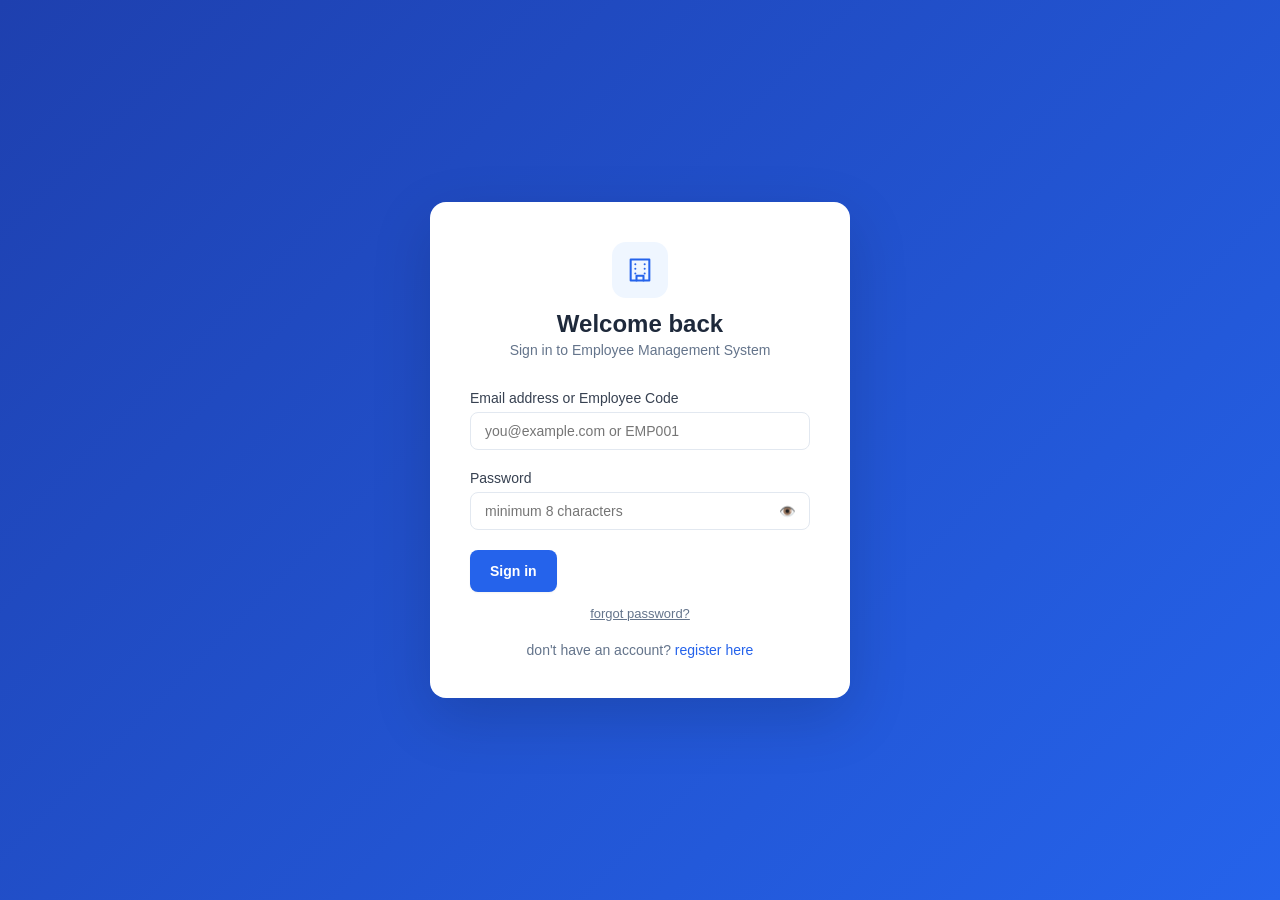
<file: frontend/admin.html>
<!DOCTYPE html>
<html lang="en">
<head>
    <meta charset="UTF-8">
    <meta name="viewport" content="width=device-width, initial-scale=1.0">
    <title>Admin — EMS</title>
    <link rel="stylesheet" href="css/style.css">
</head>
<body>

<nav class="navbar">
    <a href="dashboard.html" class="navbar-brand"><svg class="icon"><use href="#i-building"></use></svg> EMS</a>
    <div class="navbar-nav">
        <a href="dashboard.html" class="nav-link">Dashboard</a>
        <a href="employees.html" class="nav-link">Employees</a>
        <a href="departments.html" class="nav-link">Departments</a>
        <a href="attendance.html" class="nav-link">Attendance</a>
        <a href="leaves.html" class="nav-link">Leaves</a>
        <a href="admin.html" class="nav-link active"><svg class="icon"><use href="#i-settings"></use></svg> Admin</a>
    </div>
    <div class="navbar-user">
        <span class="user-badge" id="user-email"></span>
        <span class="admin-badge">ADMIN</span>
        <a href="settings.html" class="nav-link">⚙️ settings</a>
        <button class="btn btn-secondary btn-sm" onclick="logout()">logout</button>
    </div>
</nav>

<div class="main-content">

    <!-- Make admin -->
    <div class="card">
        <div class="card-header">
            <div class="card-title"><svg class="icon"><use href="#i-shield"></use></svg> promote user to admin</div>
        </div>
        <div class="alert alert-error" id="admin-error" style="display:none">
            <span class="alert-icon"><svg class="icon icon-lg"><use href="#i-alert-triangle"></use></svg></span>
            <div class="alert-content"><div id="admin-error-msg"></div></div>
        </div>
        <div class="alert alert-success" id="admin-success" style="display:none">
            <span class="alert-icon"><svg class="icon icon-lg"><use href="#i-check-circle"></use></svg></span>
            <div class="alert-content"><div id="admin-success-msg"></div></div>
        </div>
        <div style="display:flex;gap:12px;align-items:flex-end">
            <div class="form-group" style="margin:0;flex:1">
                <label>user id or employee code to promote <span style="color:#ef4444">*</span></label>
                <input type="text" id="promote-id" placeholder="enter employee code (e.g. EMP001), email or user id">
            </div>
            <button class="btn btn-warning" onclick="makeAdmin()">promote to admin</button>
        </div>
    </div>

    <!-- Pending leaves for admin -->
    <div class="card">
        <div class="card-header">
            <div class="card-title"><svg class="icon"><use href="#i-calendar"></use></svg> pending leave requests</div>
            <span class="badge badge-yellow" id="pending-count">loading...</span>
        </div>
        <div class="table-wrapper">
            <table>
                <thead>
                    <tr>
                        <th>employee</th>
                        <th>type</th>
                        <th>from</th>
                        <th>to</th>
                        <th>days</th>
                        <th>reason</th>
                        <th>actions</th>
                    </tr>
                </thead>
                <tbody id="pending-table">
                    <tr><td colspan="7" style="text-align:center;padding:40px;color:#64748b">loading...</td></tr>
                </tbody>
            </table>
        </div>
    <!-- System Activity Audit Logs -->
    <div class="card" style="margin-top:20px">
        <div class="card-header" style="flex-wrap:wrap;gap:12px">
            <div class="card-title"><svg class="icon"><use href="#i-clock"></use></svg> real-time activity audit logs</div>
            <div style="display:flex;gap:8px;align-items:center;margin-left:auto">
                <select id="audit-action-filter" onchange="loadAuditLogs()" style="padding:6px 12px;border:1px solid #cbd5e1;border-radius:6px;font-size:13px">
                    <option value="">all activity actions</option>
                    <option value="LOGIN_SUCCESS">LOGIN_SUCCESS</option>
                    <option value="LOGIN_FAILED">LOGIN_FAILED</option>
                    <option value="LOGIN_BLOCKED">LOGIN_BLOCKED</option>
                    <option value="EMPLOYEE_DEACTIVATED">EMPLOYEE_DEACTIVATED</option>
                    <option value="EMPLOYEE_REACTIVATED">EMPLOYEE_REACTIVATED</option>
                    <option value="RESIGNATION_SUBMITTED">RESIGNATION_SUBMITTED</option>
                    <option value="RESIGNATION_APPROVED">RESIGNATION_APPROVED</option>
                    <option value="RESIGNATION_REJECTED">RESIGNATION_REJECTED</option>
                </select>
                <button class="btn btn-secondary btn-sm" onclick="exportAuditCSV()">export csv</button>
                <button class="btn btn-secondary btn-sm" onclick="loadAuditLogs()">refresh</button>
            </div>
        </div>
        <div class="table-wrapper">
            <table>
                <thead>
                    <tr>
                        <th>timestamp</th>
                        <th>user email</th>
                        <th>emp code</th>
                        <th>action</th>
                        <th>details</th>
                    </tr>
                </thead>
                <tbody id="audit-logs-table">
                    <tr><td colspan="5" style="text-align:center;padding:30px;color:#64748b">loading activity logs...</td></tr>
                </tbody>
            </table>
        </div>
    </div>

</div>

<script src="js/icons.js"></script>
<script src="js/auth.js"></script>
<script>
    requireAdmin();
    document.getElementById('user-email').textContent = getCurrentEmail();

    async function makeAdmin() {
        const id = document.getElementById('promote-id').value.trim();
        document.getElementById('admin-error').style.display = 'none';
        document.getElementById('admin-success').style.display = 'none';

        if (!id) {
            document.getElementById('admin-error-msg').textContent = 'please enter an employee code, email or user id';
            document.getElementById('admin-error').style.display = 'flex';
            return;
        }

        const res = await fetch(`http://localhost:8000/auth/make-admin/${encodeURIComponent(id)}`, {
            method: 'POST', headers: authHeaders()
        });
        const data = await res.json();
        if (res.ok) {
            document.getElementById('admin-success-msg').textContent = data.message || 'user promoted to admin';
            document.getElementById('admin-success').style.display = 'flex';
            document.getElementById('promote-id').value = '';
        } else {
            document.getElementById('admin-error-msg').textContent = data.detail || 'promotion failed';
            document.getElementById('admin-error').style.display = 'flex';
        }
    }

    async function loadPendingLeaves() {
        const res = await fetch('http://localhost:8000/leaves/?status=pending&limit=50', {
            headers: authHeaders()
        });
        const data = await res.json();
        document.getElementById('pending-count').textContent = `${data.length} pending`;

        if (!data.length) {
            document.getElementById('pending-table').innerHTML =
                `<tr><td colspan="7"><div class="empty-state"><svg class="icon"><use href="#i-check-circle"></use></svg><p>no pending leaves</p></div></td></tr>`;
            return;
        }

        document.getElementById('pending-table').innerHTML = data.map(l => {
            const empDisplay = l.employee_code
                ? `<strong>${l.employee_code}</strong> ${l.employee_name ? `<span style="color:#64748b;font-size:12px">(${l.employee_name})</span>` : ''}`
                : `emp #${l.employee_id}`;
            const numDays = Math.ceil((new Date(l.end_date) - new Date(l.start_date)) / (1000*60*60*24)) + 1;
            return `
            <tr>
                <td>${empDisplay}</td>
                <td><span class="badge badge-blue">${l.leave_type}</span></td>
                <td>${formatDDMMYYYY(l.start_date)}</td>
                <td>${formatDDMMYYYY(l.end_date)}</td>
                <td><span class="badge badge-gray">${numDays}d</span></td>
                <td style="color:#64748b">${l.reason || '—'}</td>
                <td>
                    <button class="btn btn-success btn-sm" onclick="updateLeave(${l.id},'approved')">approve</button>
                    <button class="btn btn-danger btn-sm" style="margin-left:4px" onclick="updateLeave(${l.id},'rejected')">reject</button>
                </td>
            </tr>
            `;
        }).join('');
    }

    async function updateLeave(id, status) {
        const res = await fetch(`http://localhost:8000/leaves/${id}`, {
            method: 'PUT',
            headers: authHeaders(),
            body: JSON.stringify({status})
        });
        if (res.ok) loadPendingLeaves();
    }

    async function loadAuditLogs() {
        try {
            const actionFilter = document.getElementById('audit-action-filter') ? document.getElementById('audit-action-filter').value : '';
            let url = 'http://localhost:8000/audit-logs/?limit=50';
            if (actionFilter) {
                url += `&action=${encodeURIComponent(actionFilter)}`;
            }
            const res = await fetch(url, { headers: authHeaders() });
            if (!res.ok) return;
            const logs = await res.json();
            if (!logs || !logs.length) {
                document.getElementById('audit-logs-table').innerHTML =
                    `<tr><td colspan="5" style="text-align:center;padding:20px;color:#64748b">no activity logs found</td></tr>`;
                return;
            }
            document.getElementById('audit-logs-table').innerHTML = logs.map(log => {
                const ts = new Date(log.timestamp).toLocaleString();
                const actionBadgeClass = log.action.includes('SUCCESS') || log.action.includes('REACTIVATE') ? 'badge-green' :
                                         log.action.includes('BLOCKED') || log.action.includes('DEACTIVATE') || log.action.includes('FAILED') ? 'badge-red' : 'badge-blue';
                return `
                <tr>
                    <td style="font-size:12px;color:#64748b">${ts}</td>
                    <td><strong>${log.user_email || '—'}</strong></td>
                    <td><strong style="color:#1e40af">${log.employee_code || '—'}</strong></td>
                    <td><span class="badge ${actionBadgeClass}">${log.action}</span></td>
                    <td style="font-size:12px;color:#475569">${log.details || '—'}</td>
                </tr>`;
            }).join('');
        } catch(e) {}
    }

    async function exportAuditCSV() {
        const actionFilter = document.getElementById('audit-action-filter') ? document.getElementById('audit-action-filter').value : '';
        let url = 'http://localhost:8000/audit-logs/export';
        if (actionFilter) {
            url += `?action=${encodeURIComponent(actionFilter)}`;
        }
        try {
            const res = await fetch(url, { headers: authHeaders() });
            if (!res.ok) { alert('failed to export audit logs'); return; }
            const blob = await res.blob();
            const downloadUrl = window.URL.createObjectURL(blob);
            const a = document.createElement('a');
            a.href = downloadUrl;
            a.download = 'audit_logs.csv';
            document.body.appendChild(a);
            a.click();
            a.remove();
        } catch(e) {
            alert('connection error exporting audit logs CSV');
        }
    }

    loadPendingLeaves();
    loadAuditLogs();
</script>
</body>
</html>
</file>
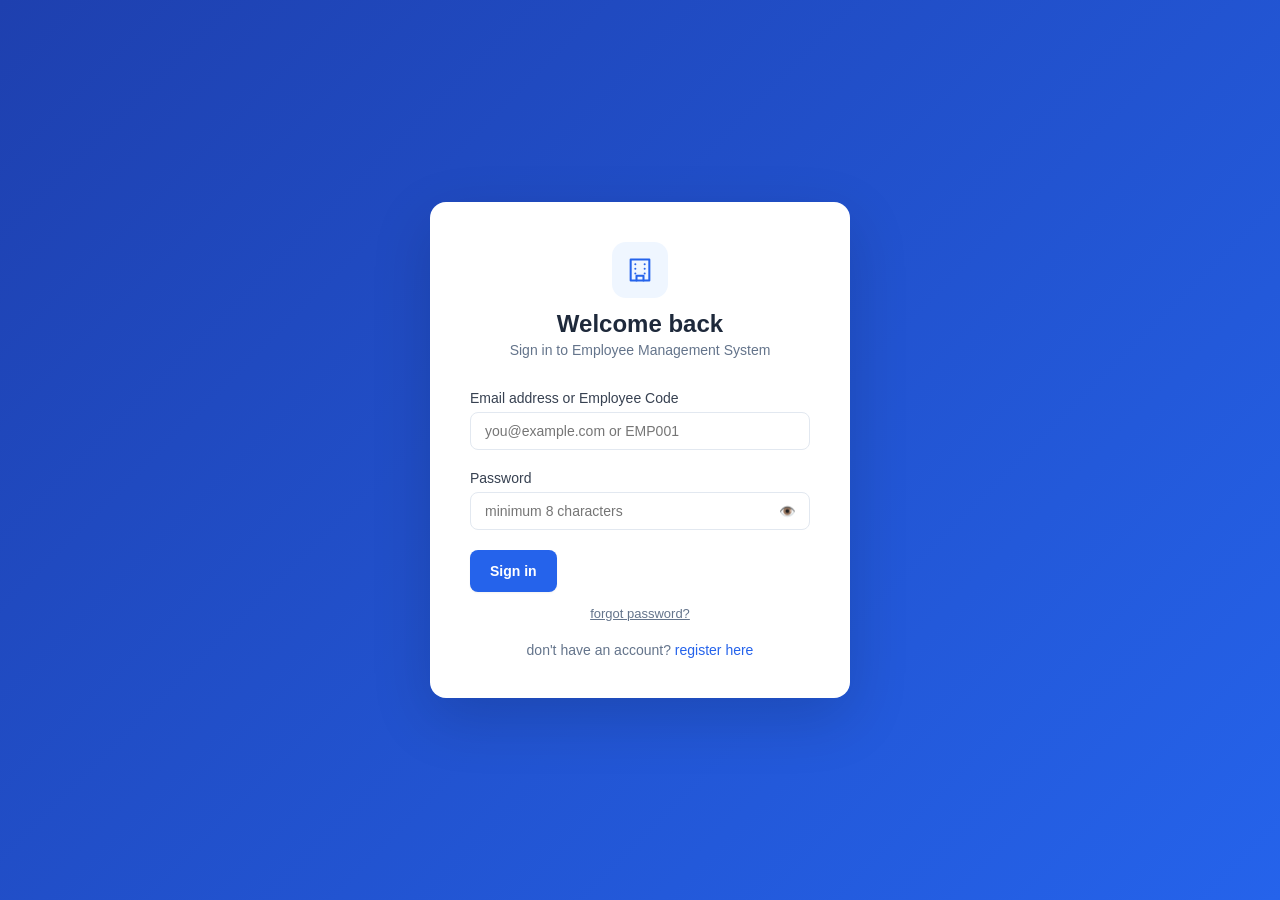
<file: frontend/attendance.html>
<!DOCTYPE html>
<html lang="en">
<head>
    <meta charset="UTF-8">
    <meta name="viewport" content="width=device-width, initial-scale=1.0">
    <title>Attendance — EMS</title>
    <link rel="stylesheet" href="css/style.css">
</head>
<body>

<nav class="navbar">
    <a href="dashboard.html" class="navbar-brand"><svg class="icon"><use href="#i-building"></use></svg> EMS</a>
    <div class="navbar-nav">
        <a href="dashboard.html" class="nav-link">Dashboard</a>
        <a href="employees.html" class="nav-link" id="emp-link" style="display:none">Employees</a>
        <a href="departments.html" class="nav-link" id="dept-link" style="display:none">Departments</a>
        <a href="attendance.html" class="nav-link active">Attendance</a>
        <a href="leaves.html" class="nav-link">Leaves</a>
        <a href="admin.html" class="nav-link" id="admin-link" style="display:none"><svg class="icon"><use href="#i-settings"></use></svg> Admin</a>
    </div>
    <div class="navbar-user">
        <span class="user-badge" id="user-email"></span>
        <span class="admin-badge" id="admin-badge" style="display:none">ADMIN</span>
        <a href="settings.html" class="nav-link">⚙️ settings</a>
        <button class="btn btn-secondary btn-sm" onclick="logout()">logout</button>
    </div>
</nav>

<div class="main-content">

    <!-- Mark attendance card -->
    <div class="card">
        <div class="card-header">
            <div class="card-title"><svg class="icon"><use href="#i-check-circle"></use></svg> mark attendance — today only</div>
            <span style="font-size:13px;color:#64748b" id="today-date"></span>
        </div>

        <div class="alert alert-error" id="mark-error">
            <span class="alert-icon"><svg class="icon icon-lg"><use href="#i-alert-triangle"></use></svg></span>
            <div class="alert-content">
                <ul class="alert-list" id="mark-error-list"></ul>
            </div>
        </div>
        <div class="alert alert-success" id="mark-success">
            <span class="alert-icon"><svg class="icon icon-lg"><use href="#i-check-circle"></use></svg></span>
            <div class="alert-content"><div id="mark-success-msg"></div></div>
        </div>

        <div style="display:grid;grid-template-columns:repeat(auto-fit,minmax(180px,1fr));gap:12px">
            <div class="form-group">
                <label>employee code <span style="color:#ef4444">*</span></label>
                <input type="text" id="att-empcode" placeholder="enter employee code (e.g. EMP004)">
                <div class="field-error" id="att-empcode-error"></div>
            </div>
            <div class="form-group">
                <label>check-in time <span style="color:#ef4444">*</span></label>
                <input type="time" id="att-checkin">
                <div class="field-error" id="att-checkin-error"></div>
            </div>
            <div class="form-group">
                <label>status <span style="color:#ef4444">*</span></label>
                <select id="att-status">
                    <option value="present">present</option>
                    <option value="absent">absent</option>
                    <option value="half_day">half day</option>
                    <option value="work_from_home">work from home</option>
                    <option value="on_leave">on leave</option>
                </select>
            </div>
        </div>
        <button class="btn btn-primary btn-lg" style="width:auto;padding:10px 24px;font-size:15px" onclick="markAttendance()"><svg class="icon"><use href="#i-check-circle"></use></svg> mark attendance</button>
    </div>

    <!-- Update checkout -->
    <div class="card">
        <div class="card-header">
            <div class="card-title"><svg class="icon"><use href="#i-clock"></use></svg> update check-out</div>
        </div>
        <div class="alert alert-error" id="checkout-error" style="display:none">
            <span class="alert-icon"><svg class="icon icon-lg"><use href="#i-alert-triangle"></use></svg></span>
            <div class="alert-content"><div id="checkout-error-msg"></div></div>
        </div>
        <div class="alert alert-success" id="checkout-success" style="display:none">
            <span class="alert-icon"><svg class="icon icon-lg"><use href="#i-check-circle"></use></svg></span>
            <div class="alert-content"><div id="checkout-success-msg"></div></div>
        </div>
        <div style="display:flex;gap:12px;flex-wrap:wrap;align-items:flex-end">
            <div class="form-group" style="margin:0">
                <label>check-out time <span style="color:#ef4444">*</span></label>
                <input type="time" id="att-checkout">
            </div>
            <button class="btn btn-warning btn-lg" style="padding:10px 24px;font-size:15px" onclick="updateCheckout()"><svg class="icon"><use href="#i-clock"></use></svg> update check-out</button>
        </div>
    </div>

    <!-- View records -->
    <div class="card">
        <div class="card-header">
            <div class="card-title"><svg class="icon"><use href="#i-folder"></use></svg> attendance records</div>
        </div>
        <div class="search-bar">
            <input type="text" id="filter-empcode" placeholder="filter by employee code (e.g. EMP004)">
            <input type="date" id="filter-date">
            <button class="btn btn-secondary btn-sm" onclick="loadAttendance()">filter</button>
            <button class="btn btn-secondary btn-sm" onclick="clearFilter()">clear</button>
            <button class="btn btn-success btn-sm" style="margin-left:auto" onclick="exportAttendanceCSV()"><svg class="icon"><use href="#i-download"></use></svg> export csv</button>
        </div>
        <div class="table-wrapper">
            <table>
                <thead>
                    <tr>
                        <th>code</th>
                        <th>employee</th>
                        <th>date</th>
                        <th>day</th>
                        <th>check-in</th>
                        <th>check-out</th>
                        <th>hours worked</th>
                        <th>status</th>
                        <th id="th-actions">actions</th>
                    </tr>
                </thead>
                <tbody id="att-table">
                    <tr><td colspan="9" style="text-align:center;padding:40px;color:#64748b">loading...</td></tr>
                </tbody>
            </table>
        </div>
    </div>
</div>

<script src="js/icons.js"></script>
<script src="js/auth.js"></script>
<script>
    requireLogin();
    document.getElementById('user-email').textContent = getCurrentEmail();
    
    const userEmpId = localStorage.getItem('emp_id');
    const userEmpCode = localStorage.getItem('employee_code');

    if (isAdmin()) {
        document.getElementById('admin-badge').style.display = 'inline';
        document.getElementById('admin-link').style.display = 'inline';
        if (document.getElementById('emp-link')) document.getElementById('emp-link').style.display = 'inline';
        if (document.getElementById('dept-link')) document.getElementById('dept-link').style.display = 'inline';
    } else {
        if (userEmpCode && userEmpCode !== 'null') {
            document.getElementById('att-empcode').value = userEmpCode;
            document.getElementById('att-empcode').readOnly = true;
            document.getElementById('att-empcode').style.background = '#f8fafc';
            document.getElementById('filter-empcode').value = userEmpCode;
            document.getElementById('filter-empcode').readOnly = true;
            document.getElementById('filter-empcode').style.background = '#f8fafc';
        }
    }

    document.getElementById('today-date').textContent = new Date().toLocaleDateString('en-IN', {weekday:'long', year:'numeric', month:'long', day:'numeric'});

    // Set current time as default check-in
    const now = new Date();
    document.getElementById('att-checkin').value = `${String(now.getHours()).padStart(2,'0')}:${String(now.getMinutes()).padStart(2,'0')}`;

    async function markAttendance() {
        const empCode = document.getElementById('att-empcode').value || userEmpCode;
        const checkIn = document.getElementById('att-checkin').value;
        const status = document.getElementById('att-status').value;
        const errors = [];

        document.getElementById('att-empcode').classList.remove('error');
        document.getElementById('att-empcode-error').classList.remove('show');
        document.getElementById('att-checkin').classList.remove('error');
        document.getElementById('att-checkin-error').classList.remove('show');
        document.getElementById('mark-error').classList.remove('show');
        document.getElementById('mark-success').classList.remove('show');

        if (!empCode) {
            document.getElementById('att-empcode').classList.add('error');
            document.getElementById('att-empcode-error').textContent = 'employee code is required';
            document.getElementById('att-empcode-error').classList.add('show');
            errors.push('employee code is required');
        }
        if (!checkIn) {
            document.getElementById('att-checkin').classList.add('error');
            document.getElementById('att-checkin-error').textContent = 'check-in time is required';
            document.getElementById('att-checkin-error').classList.add('show');
            errors.push('check-in time is required');
        }

        if (errors.length > 0) {
            document.getElementById('mark-error-list').innerHTML = errors.map(e => `<li>${e}</li>`).join('');
            document.getElementById('mark-error').classList.add('show');
            return;
        }

        const today = new Date().toISOString().split('T')[0];
        try {
            const res = await fetch('http://localhost:8000/attendance/', {
                method: 'POST',
                headers: authHeaders(),
                body: JSON.stringify({
                    employee_code: empCode,
                    date: today,
                    check_in: checkIn + ':00',
                    status
                })
            });
            const data = await res.json();
            if (res.ok) {
                document.getElementById('mark-success-msg').textContent = 'attendance marked successfully!';
                document.getElementById('mark-success').classList.add('show');
                loadAttendance();
            } else {
                document.getElementById('mark-error-list').innerHTML = `<li>${data.detail}</li>`;
                document.getElementById('mark-error').classList.add('show');
            }
        } catch(e) {
            document.getElementById('mark-error-list').innerHTML = '<li>connection failed</li>';
            document.getElementById('mark-error').classList.add('show');
        }
    }

    async function updateCheckout() {
        let id = null;
        const time = document.getElementById('att-checkout').value;

        document.getElementById('checkout-error').style.display = 'none';
        document.getElementById('checkout-success').style.display = 'none';

        if (!time) {
            document.getElementById('checkout-error-msg').textContent = 'check-out time is required';
            document.getElementById('checkout-error').style.display = 'flex';
            return;
        }

        // Auto-find today's record for logged-in user or empCode
        const today = new Date().toISOString().split('T')[0];
        const empId = userEmpId;
        if (empId) {
            try {
                const findRes = await fetch(`http://localhost:8000/attendance/?employee_id=${empId}&date_filter=${today}`, { headers: authHeaders() });
                if (findRes.ok) {
                    const recs = await findRes.json();
                    if (recs && recs.length) {
                        id = recs[0].id;
                    }
                }
            } catch(e) {}
        }

        if (!id) {
            document.getElementById('checkout-error-msg').textContent = 'no active attendance record found for today';
            document.getElementById('checkout-error').style.display = 'flex';
            return;
        }

        const res = await fetch(`http://localhost:8000/attendance/${id}`, {
            method: 'PUT',
            headers: authHeaders(),
            body: JSON.stringify({check_out: time + ':00'})
        });
        const data = await res.json();
        if (res.ok) {
            document.getElementById('checkout-success-msg').textContent = 'check-out updated successfully!';
            document.getElementById('checkout-success').style.display = 'flex';
            loadAttendance();
        } else {
            document.getElementById('checkout-error-msg').textContent = data.detail || 'update failed';
            document.getElementById('checkout-error').style.display = 'flex';
        }
    }

    async function loadAttendance() {
        let empCodeFilter = document.getElementById('filter-empcode').value.trim();
        if (!isAdmin() && userEmpCode && userEmpCode !== 'null') {
            empCodeFilter = userEmpCode;
        }

        const date = document.getElementById('filter-date').value;
        let url = 'http://localhost:8000/attendance/?';
        if (date) url += `date_filter=${date}`;

        try {
            const res = await fetch(url, {headers: authHeaders()});
            let data = await res.json();
            if (!Array.isArray(data)) data = [];

            if (empCodeFilter && data.length) {
                data = data.filter(a => {
                    const c = a.employee_code || '';
                    return c.toLowerCase().includes(empCodeFilter.toLowerCase());
                });
            }

            const statusColors = {
                present: 'badge-green',
                absent: 'badge-red',
                half_day: 'badge-yellow',
                work_from_home: 'badge-blue',
                on_leave: 'badge-gray'
            };

            if (!data || !data.length) {
                document.getElementById('att-table').innerHTML =
                    `<tr><td colspan="9"><div class="empty-state"><svg class="icon"><use href="#i-folder"></use></svg><p>no records found</p></div></td></tr>`;
                return;
            }

            document.getElementById('att-table').innerHTML = data.map(a => {
                const isWeekend = a.day_name === 'Saturday' || a.day_name === 'Sunday';
                const rowStyle = isWeekend ? 'style="background:#fef2f2;border-left:3px solid #ef4444"' : '';
                const empCode = a.employee_code || ('EMP' + String(a.employee_id).padStart(3, '0'));
                const empName = a.employee_name ? `<span style="font-size:12px;color:#64748b">(${a.employee_name})</span>` : '';
                const hrsDisplay = a.hours_worked ? `${a.hours_worked.toFixed(1)} hrs` : '0.0 hrs';

                return `
                <tr ${rowStyle}>
                    <td><strong style="color:#1e40af">${empCode}</strong></td>
                    <td>${empName || ('emp #' + a.employee_id)}</td>
                    <td>${formatDDMMYYYY(a.date)}</td>
                    <td><span style="font-size:12px;font-weight:600;color:${isWeekend?'#dc2626':'#64748b'}">${a.day_name || ''}</span></td>
                    <td>${a.check_in || '—'}</td>
                    <td>${a.check_out || '<span style="color:#f59e0b">pending</span>'}</td>
                    <td><span class="badge ${a.hours_worked && a.hours_worked < 8 ? 'badge-yellow' : 'badge-gray'}">${hrsDisplay}</span></td>
                    <td><span class="badge ${statusColors[a.status] || 'badge-gray'}">${a.status.replace('_',' ')}</span></td>
                    ${isAdmin() ? `<td><button class="btn btn-danger btn-sm" onclick="deleteAtt(${a.id})">delete</button></td>` : ''}
                </tr>`;
            }).join('');
        } catch(e) {
            console.error('loadAttendance error', e);
            document.getElementById('att-table').innerHTML = `<tr><td colspan="9" style="text-align:center;padding:30px;color:#ef4444">failed to load attendance records</td></tr>`;
        }
    }

    function clearFilter() {
        if (isAdmin()) {
            document.getElementById('filter-emp').value = '';
        }
        document.getElementById('filter-date').value = '';
        loadAttendance();
    }

    async function deleteAtt(id) {
        if (!confirm('delete this attendance record?')) return;
        const res = await fetch(`http://localhost:8000/attendance/${id}`, {
            method: 'DELETE', headers: authHeaders()
        });
        if (res.ok) loadAttendance();
    }

    function exportAttendanceCSV() {
        const empEl = document.getElementById('filter-empcode');
        const dtEl = document.getElementById('filter-date');
        const empCode = empEl ? empEl.value.trim() : '';
        const dt = dtEl ? dtEl.value : '';

        let url = 'http://localhost:8000/attendance/export?';
        if (empCode) url += `employee_code=${encodeURIComponent(empCode)}&`;
        if (dt) url += `start_date=${dt}&end_date=${dt}&`;
        window.open(url, '_blank');
    }

    loadAttendance();
</script>
</body>
</html>
</file>
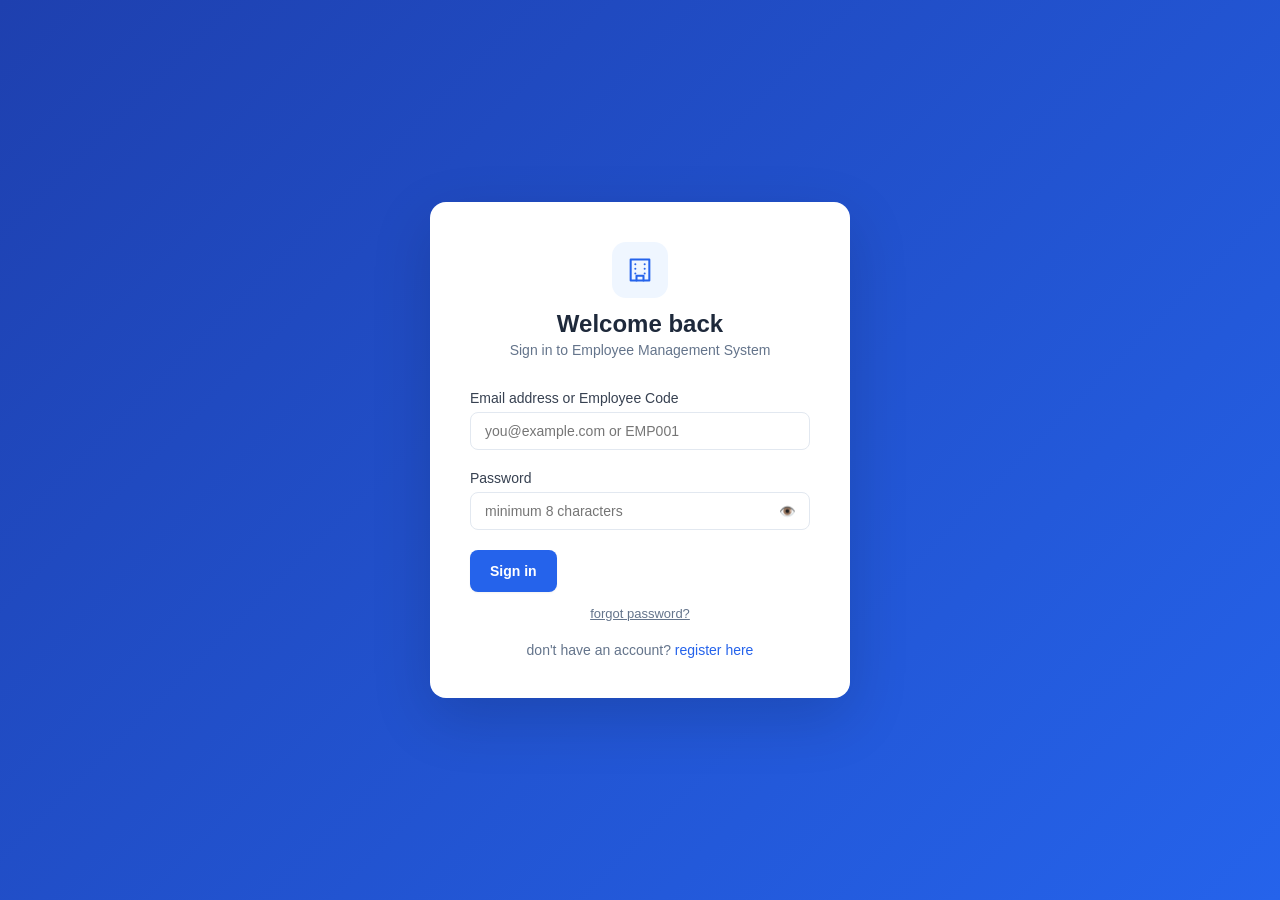
<file: frontend/dashboard.html>
<!DOCTYPE html>
<html lang="en">
<head>
    <meta charset="UTF-8">
    <meta name="viewport" content="width=device-width, initial-scale=1.0">
    <title>Dashboard — EMS</title>
    <link rel="stylesheet" href="css/style.css">
    <style>
        .greeting-section {
            background: linear-gradient(135deg, #1e40af 0%, #2563eb 100%);
            border-radius: 16px;
            padding: 28px 32px;
            color: white;
            margin-bottom: 24px;
        }
        .greeting-section h2 { font-size: 22px; font-weight: 700; margin-bottom: 4px; }
        .greeting-section p { font-size: 14px; opacity: 0.85; }
        .quick-actions { display: flex; gap: 10px; flex-wrap: wrap; }
        .quick-action-btn {
            display: flex;
            align-items: center;
            gap: 8px;
            padding: 10px 16px;
            border-radius: 10px;
            text-decoration: none;
            font-size: 14px;
            font-weight: 500;
            color: #475569;
            background: #f8fafc;
            border: 1px solid #e2e8f0;
            transition: all 0.2s;
            cursor: pointer;
        }
        .quick-action-btn:hover { background: #f1f5f9; border-color: #cbd5e1; color: #1e293b; }
        .quick-action-btn .icon { color: #64748b; }
        .section-title {
            font-size: 16px;
            font-weight: 600;
            color: #1e293b;
            margin-bottom: 16px;
            display: flex;
            align-items: center;
            gap: 8px;
        }
        .leave-row-pending { background: #fffbeb; }
        .approve-btn {
            background: #dcfce7;
            color: #16a34a;
            border: none;
            padding: 4px 10px;
            border-radius: 6px;
            cursor: pointer;
            font-size: 12px;
            font-weight: 500;
        }
        .reject-btn {
            background: #fee2e2;
            color: #dc2626;
            border: none;
            padding: 4px 10px;
            border-radius: 6px;
            cursor: pointer;
            font-size: 12px;
            font-weight: 500;
            margin-left: 4px;
        }
        .today-card {
            background: #f0fdf4;
            border: 1px solid #bbf7d0;
            border-radius: 10px;
            padding: 16px;
            display: flex;
            align-items: center;
            gap: 16px;
        }
        .today-card.absent {
            background: #fef9c3;
            border-color: #fde68a;
        }
        .time-chip {
            background: white;
            border: 1px solid #e2e8f0;
            border-radius: 8px;
            padding: 6px 14px;
            font-size: 13px;
        }
    </style>
</head>
<body>

<nav class="navbar">
    <a href="dashboard.html" class="navbar-brand"><svg class="icon"><use href="#i-building"></use></svg> EMS</a>
    <div class="navbar-nav">
        <a href="dashboard.html" class="nav-link active">Dashboard</a>
        <a href="employees.html" class="nav-link" id="emp-link" style="display:none">Employees</a>
        <a href="departments.html" class="nav-link" id="dept-link" style="display:none">Departments</a>
        <a href="attendance.html" class="nav-link">Attendance</a>
        <a href="leaves.html" class="nav-link">Leaves</a>
        <a href="admin.html" class="nav-link" id="admin-link" style="display:none"><svg class="icon"><use href="#i-settings"></use></svg> Admin</a>
    </div>
    <div class="navbar-user">
        <span class="user-badge" id="user-email"></span>
        <span class="admin-badge" id="admin-badge" style="display:none">ADMIN</span>
        <a href="settings.html" class="nav-link">⚙️ settings</a>
        <button class="btn btn-secondary btn-sm" onclick="logout()">logout</button>
    </div>
</nav>

<div class="main-content">

    <!-- Greeting (Admin only or default) -->
    <div class="greeting-section" id="global-greeting">
        <h2 id="greeting-text">welcome back</h2>
        <p id="greeting-sub">here's your overview for today</p>
        <p style="margin-top:6px;font-size:13px;opacity:0.7" id="today-date"></p>
    </div>

    <!-- ===== ADMIN DASHBOARD ===== -->
    <div id="admin-dashboard" style="display:none">
        <!-- Stats grid -->
        <div class="stats-grid" style="margin-bottom:24px">
            <div class="stat-card">
                <div class="stat-icon blue"><svg class="icon icon-lg"><use href="#i-users"></use></svg></div>
                <div class="stat-info">
                    <h3 id="total-employees">—</h3>
                    <p>total employees</p>
                </div>
            </div>
            <div class="stat-card">
                <div class="stat-icon gray"><svg class="icon icon-lg"><use href="#i-building"></use></svg></div>
                <div class="stat-info">
                    <h3 id="total-departments">—</h3>
                    <p>departments</p>
                </div>
            </div>
            <div class="stat-card">
                <div class="stat-icon yellow"><svg class="icon icon-lg"><use href="#i-clock"></use></svg></div>
                <div class="stat-info">
                    <h3 id="pending-leaves">—</h3>
                    <p>pending leaves</p>
                </div>
            </div>
            <div class="stat-card">
                <div class="stat-icon green"><svg class="icon icon-lg"><use href="#i-check-circle"></use></svg></div>
                <div class="stat-info">
                    <h3 id="present-today">—</h3>
                    <p>present today</p>
                </div>
            </div>
            <div class="stat-card">
                <div class="stat-icon blue"><svg class="icon icon-lg"><use href="#i-calendar"></use></svg></div>
                <div class="stat-info">
                    <h3 id="approved-leaves">—</h3>
                    <p>approved leaves</p>
                </div>
            </div>
            <div class="stat-card">
                <div class="stat-icon gray"><svg class="icon icon-lg"><use href="#i-folder"></use></svg></div>
                <div class="stat-info">
                    <h3 id="total-attendance">—</h3>
                    <p>attendance records</p>
                </div>
            </div>
        </div>

        <!-- Admin quick actions -->
        <div class="card" style="margin-bottom:20px">
            <div class="section-title">quick actions</div>
            <div class="quick-actions">
                <a href="employees.html" class="quick-action-btn"><svg class="icon"><use href="#i-users"></use></svg> manage employees</a>
                <a href="departments.html" class="quick-action-btn"><svg class="icon"><use href="#i-building"></use></svg> manage departments</a>
                <a href="attendance.html" class="quick-action-btn"><svg class="icon"><use href="#i-clock"></use></svg> view attendance</a>
                <a href="leaves.html" class="quick-action-btn"><svg class="icon"><use href="#i-calendar"></use></svg> manage leaves</a>
                <a href="admin.html" class="quick-action-btn"><svg class="icon"><use href="#i-settings"></use></svg> admin panel</a>
            </div>
        </div>

        <!-- Visual Analytics Cards -->
        <div style="display:grid;grid-template-columns:1fr 1fr;gap:20px;margin-bottom:20px">
            <!-- Department Headcount Distribution -->
            <div class="card">
                <div class="card-header">
                    <div class="card-title"><svg class="icon"><use href="#i-building"></use></svg> Department Headcount Distribution</div>
                </div>
                <div id="dept-analytics-list" style="display:flex;flex-direction:column;gap:12px;margin-top:12px">
                    <div style="color:#64748b;font-size:13px">Loading distribution...</div>
                </div>
            </div>

            <!-- Attendance & Leave Ratios -->
            <div class="card">
                <div class="card-header">
                    <div class="card-title"><svg class="icon"><use href="#i-check-circle"></use></svg> Attendance & Leave Overview</div>
                </div>
                <div id="attendance-analytics-list" style="display:flex;flex-direction:column;gap:16px;margin-top:12px">
                    <div>
                        <div style="display:flex;justify-content:space-between;font-size:13px;margin-bottom:4px">
                            <span>Present vs Total Staff Ratio</span>
                            <strong id="ratio-present-pct">0%</strong>
                        </div>
                        <div style="background:#e2e8f0;height:10px;border-radius:5px;overflow:hidden">
                            <div id="ratio-present-bar" style="background:#16a34a;height:100%;width:0%;transition:width 0.5s"></div>
                        </div>
                    </div>
                    <div>
                        <div style="display:flex;justify-content:space-between;font-size:13px;margin-bottom:4px">
                            <span>Approved Leaves Ratio</span>
                            <strong id="ratio-leave-pct">0%</strong>
                        </div>
                        <div style="background:#e2e8f0;height:10px;border-radius:5px;overflow:hidden">
                            <div id="ratio-leave-bar" style="background:#2563eb;height:100%;width:0%;transition:width 0.5s"></div>
                        </div>
                    </div>
                </div>
            </div>
        </div>

        <!-- Pending leave approvals -->
        <div class="card">
            <div class="card-header">
                <div class="card-title"><svg class="icon"><use href="#i-calendar"></use></svg> pending leave approvals</div>
                <span class="badge badge-yellow" id="pending-count">loading...</span>
            </div>
            <div class="table-wrapper">
                <table>
                    <thead>
                        <tr>
                            <th>employee</th>
                            <th>type</th>
                            <th>from</th>
                            <th>to</th>
                            <th>days</th>
                            <th>reason</th>
                            <th>actions</th>
                        </tr>
                    </thead>
                    <tbody id="pending-table">
                        <tr><td colspan="7" style="text-align:center;padding:30px;color:#64748b">loading...</td></tr>
                    </tbody>
                </table>
            </div>
        </div>

    </div>

    <!-- ===== USER DASHBOARD ===== -->
    <div id="user-dashboard" style="display:none">

        <!-- Clean Executive Hero Banner -->
        <div class="hero-punch-banner" style="background:linear-gradient(135deg, #1e3a8a 0%, #2563eb 100%);color:white;border-radius:16px;padding:24px 32px;margin-bottom:24px;box-shadow:0 10px 25px -5px rgba(37,99,235,0.3);display:flex;align-items:center;justify-content:space-between;flex-wrap:wrap;gap:20px">
            <!-- Left User Welcome -->
            <div>
                <div style="font-size:12px;font-weight:700;letter-spacing:1px;text-transform:uppercase;color:#93c5fd;margin-bottom:4px">employee dashboard</div>
                <h2 style="font-size:24px;font-weight:800;color:white;margin:0 0 4px" id="user-welcome-title">welcome back EMP004</h2>
                <div style="font-size:13px;color:#dbeafe" id="live-clock-date">here's your overview for today — Monday, 10 August 2026</div>
            </div>

            <!-- Right Status & Punch Action Pair -->
            <div style="display:flex;align-items:center;gap:14px;flex-wrap:wrap">
                <!-- Status Pill Box -->
                <div id="punch-status-container" style="height:48px;padding:0 20px;border-radius:12px;background:rgba(255,255,255,0.15);backdrop-filter:blur(4px);border:1px solid rgba(255,255,255,0.25);display:inline-flex;align-items:center;justify-content:center;box-sizing:border-box;font-size:14px;font-weight:600">
                    <span style="font-size:13px;color:#e0f2fe">checking status...</span>
                </div>

                <!-- Action Button -->
                <button id="main-punch-btn" class="btn btn-success" style="height:48px;padding:0 20px;border-radius:12px;font-size:14px;font-weight:600;display:inline-flex;align-items:center;justify-content:center;box-shadow:0 4px 12px rgba(0,0,0,0.15);box-sizing:border-radius" onclick="handleDashboardPunch()">
                    <svg class="icon"><use href="#i-check-circle"></use></svg> <span id="punch-btn-label">mark attendance</span>
                </button>
            </div>
        </div>

        <!-- Full-Width Executive Attendance & Holiday Calendar -->
        <div class="card" style="margin-bottom:0">
            <div class="card-header" style="flex-wrap:wrap;gap:12px;margin-bottom:20px;padding-bottom:16px;border-bottom:1px solid #e2e8f0">
                <div class="card-title" style="font-size:18px;font-weight:700;color:#0f172a">
                    <svg class="icon" style="color:#2563eb"><use href="#i-calendar"></use></svg> attendance & festival calendar
                </div>
                <div style="display:flex;align-items:center;gap:10px;margin-left:auto">
                    <button class="btn btn-secondary btn-sm" onclick="changeCalMonth(-1)">← prev</button>
                    <span id="cal-month-title" style="font-weight:700;font-size:16px;color:#1e293b;min-width:160px;text-align:center"></span>
                    <button class="btn btn-secondary btn-sm" onclick="changeCalMonth(1)">next →</button>
                </div>
            </div>

            <!-- Legend Pills -->
            <div style="display:flex;gap:10px;flex-wrap:wrap;padding:12px 16px;background:#f8fafc;border-radius:12px;font-size:12px;font-weight:600;margin-bottom:20px;border:1px solid #e2e8f0">
                <span style="display:flex;align-items:center;gap:6px;background:#dcfce7;color:#15803d;padding:5px 12px;border-radius:20px;border:1px solid #86efac">🟢 Present</span>
                <span style="display:flex;align-items:center;gap:6px;background:#f3e8ff;color:#7e22ce;padding:5px 12px;border-radius:20px;border:1px solid #d8b4fe">🟣 Half-Day</span>
                <span style="display:flex;align-items:center;gap:6px;background:#fee2e2;color:#b91c1c;padding:5px 12px;border-radius:20px;border:1px solid #fca5a5">🔴 Absent / Leave</span>
                <span style="display:flex;align-items:center;gap:6px;background:#1e293b;color:#f8fafc;padding:5px 12px;border-radius:20px">⬛ Weekend (Sat & Sun)</span>
                <span style="display:flex;align-items:center;gap:6px;background:#fef3c7;color:#92400e;padding:5px 12px;border-radius:20px;border:1px solid #fde68a">🟠 Public Holiday / Festival</span>
            </div>

            <!-- Grid Header (Sun - Sat) -->
            <div style="display:grid;grid-template-columns:repeat(7,1fr);gap:10px;text-align:center;font-size:13px;font-weight:700;color:#64748b;margin-bottom:12px">
                <div style="color:#ef4444">Sun</div><div>Mon</div><div>Tue</div><div>Wed</div><div>Thu</div><div>Fri</div><div style="color:#ef4444">Sat</div>
            </div>
            <!-- Calendar Cells Container -->
            <div id="cal-grid" style="display:grid;grid-template-columns:repeat(7,1fr);gap:10px"></div>
        </div>

    </div>

</div>

<script src="js/icons.js"></script>
<script src="js/auth.js"></script>
<script>
    requireLogin();

    const email = getCurrentEmail();
    document.getElementById('user-email').textContent = email;

    document.getElementById('today-date').textContent = new Date().toLocaleDateString('en-IN', {
        weekday: 'long', year: 'numeric', month: 'long', day: 'numeric'
    });

    async function initDashboard() {
        let empId = localStorage.getItem('emp_id');
        let empCode = localStorage.getItem('employee_code');

        if (!empId || !empCode || empId === 'null' || empCode === 'null') {
            try {
                const meRes = await fetch('http://localhost:8000/auth/me', { headers: authHeaders() });
                if (meRes.ok) {
                    const meData = await meRes.json();
                    if (meData.employee_id) {
                        empId = meData.employee_id.toString();
                        localStorage.setItem('emp_id', empId);
                    }
                    if (meData.employee_code) {
                        empCode = meData.employee_code;
                        localStorage.setItem('employee_code', empCode);
                    }
                }
            } catch(e) {
                console.error('failed to fetch auth/me', e);
            }
        }

        const validEmpCode = (empCode && empCode !== 'null') ? empCode : '';
        const validEmpId = (empId && empId !== 'null') ? empId : null;

        const greetingText = validEmpCode ? `welcome back ${validEmpCode}` : `welcome back ${email.split('@')[0]}`;
        document.getElementById('greeting-text').textContent = greetingText;

        if (isAdmin()) {
            document.getElementById('global-greeting').style.display = 'block';
            document.getElementById('greeting-sub').textContent = 'you have admin access — manage your team below';
            document.getElementById('admin-dashboard').style.display = 'block';
            loadAdminDashboard();
            loadPendingLeaves();
        } else {
            document.getElementById('global-greeting').style.display = 'none';
            document.getElementById('user-dashboard').style.display = 'block';
            loadLeaveBalance(validEmpId);
            loadMyAttendanceToday(validEmpId);
            loadMyLeaves(validEmpId);
        }
    }

    // ADMIN — load stats
    async function loadAdminDashboard() {
        try {
            const res = await fetch('http://localhost:8000/dashboard/', {
                headers: {'Authorization': `Bearer ${getToken()}`}
            });
            if (res.status === 401) { logout(); return; }
            const data = await res.json();
            document.getElementById('total-employees').textContent = data.total_employees;
            document.getElementById('total-departments').textContent = data.total_departments;
            document.getElementById('pending-leaves').textContent = data.pending_leaves;
            document.getElementById('present-today').textContent = data.present_today;
            document.getElementById('approved-leaves').textContent = data.approved_leaves;
            document.getElementById('total-attendance').textContent = data.total_attendance_records;

            // Compute Ratios
            const totalEmp = data.total_employees || 1;
            const presentToday = data.present_today || 0;
            const approvedLeaves = data.approved_leaves || 0;

            const presentPct = Math.min(100, Math.round((presentToday / totalEmp) * 100));
            const leavePct = Math.min(100, Math.round((approvedLeaves / totalEmp) * 100));

            const presentBar = document.getElementById('ratio-present-bar');
            const presentTxt = document.getElementById('ratio-present-pct');
            if (presentBar && presentTxt) {
                presentBar.style.width = `${presentPct}%`;
                presentTxt.textContent = `${presentPct}% (${presentToday}/${totalEmp})`;
            }

            const leaveBar = document.getElementById('ratio-leave-bar');
            const leaveTxt = document.getElementById('ratio-leave-pct');
            if (leaveBar && leaveTxt) {
                leaveBar.style.width = `${leavePct}%`;
                leaveTxt.textContent = `${leavePct}% (${approvedLeaves}/${totalEmp})`;
            }

            // Load Department Headcount Breakdown
            const deptRes = await fetch('http://localhost:8000/departments/', { headers: authHeaders() });
            const empRes = await fetch('http://localhost:8000/employees/?limit=1000', { headers: authHeaders() });
            if (deptRes.ok && empRes.ok) {
                const depts = await deptRes.json();
                const emps = await empRes.json();

                const deptCounts = {};
                depts.forEach(d => { deptCounts[d.name] = 0; });
                deptCounts['unassigned'] = 0;

                emps.forEach(e => {
                    const deptObj = depts.find(d => d.id === e.department_id);
                    const dName = deptObj ? deptObj.name : 'unassigned';
                    deptCounts[dName] = (deptCounts[dName] || 0) + 1;
                });

                const listEl = document.getElementById('dept-analytics-list');
                if (listEl) {
                    listEl.innerHTML = Object.keys(deptCounts).map(dName => {
                        const count = deptCounts[dName];
                        const pct = Math.round((count / totalEmp) * 100);
                        return `
                        <div>
                            <div style="display:flex;justify-content:space-between;font-size:13px;margin-bottom:4px">
                                <span>${dName}</span>
                                <strong>${count} employees (${pct}%)</strong>
                            </div>
                            <div style="background:#e2e8f0;height:8px;border-radius:4px;overflow:hidden">
                                <div style="background:#2563eb;height:100%;width:${pct}%"></div>
                            </div>
                        </div>`;
                    }).join('');
                }
            }

        } catch(e) { console.error('dashboard load failed'); }
    }

    // ADMIN — load pending leaves
    async function loadPendingLeaves() {
        try {
            const res = await fetch('http://localhost:8000/leaves/?status=pending&limit=50', {
                headers: {'Authorization': `Bearer ${getToken()}`}
            });
            const data = await res.json();
            document.getElementById('pending-count').textContent = `${data.length} pending`;

            if (!data.length) {
                document.getElementById('pending-table').innerHTML =
                    `<tr><td colspan="8"><div class="empty-state"><svg class="icon"><use href="#i-check-circle"></use></svg><p>no pending leaves — all caught up!</p></div></td></tr>`;
                return;
            }

            document.getElementById('pending-table').innerHTML = data.map(l => {
                const days = Math.ceil((new Date(l.end_date) - new Date(l.start_date)) / (1000*60*60*24)) + 1;
                const empDisplay = l.employee_code
                    ? `<strong>${l.employee_code}</strong> ${l.employee_name ? `<span style="color:#64748b;font-size:12px">(${l.employee_name})</span>` : ''}`
                    : `emp #${l.employee_id}`;
                return `
                <tr class="leave-row-pending">
                    <td>${empDisplay}</td>
                    <td><span class="badge badge-blue">${l.leave_type}</span></td>
                    <td>${l.start_date}</td>
                    <td>${l.end_date}</td>
                    <td><span class="badge badge-gray">${days}d</span></td>
                    <td style="color:#64748b;max-width:150px">${l.reason || '—'}</td>
                    <td>
                        <button class="approve-btn" onclick="updateLeave(${l.id},'approved')"><svg class="icon"><use href="#i-check"></use></svg> approve</button>
                        <button class="reject-btn" onclick="updateLeave(${l.id},'rejected')"><svg class="icon"><use href="#i-x"></use></svg> reject</button>
                    </td>
                </tr>`;
            }).join('');
        } catch(e) { console.error('pending leaves load failed'); }
    }

    async function updateLeave(id, status) {
        const res = await fetch(`http://localhost:8000/leaves/${id}`, {
            method: 'PUT',
            headers: authHeaders(),
            body: JSON.stringify({status})
        });
        if (res.ok) {
            loadPendingLeaves();
            loadAdminDashboard();
        }
    }

    async function loadLeaveBalance(empId) {
        if (!empId) return;
        try {
            const res = await fetch(`http://localhost:8000/leaves/balance/${empId}`, { headers: authHeaders() });
            if (res.ok) {
                const b = await res.json();
                document.getElementById('bal-used').textContent = `${b.used_days} days`;
                document.getElementById('bal-remaining').textContent = `${b.remaining_days} days`;
                document.getElementById('bal-unpaid').textContent = `${b.unpaid_days} days`;
            }
        } catch(e) {}
    }

    let currentTodayAttRecord = null;

    async function loadMyAttendanceToday(empId) {
        const statusBox = document.getElementById('punch-status-container');
        const btnLabel = document.getElementById('punch-btn-label');
        const mainBtn = document.getElementById('main-punch-btn');
        if (!statusBox) return;

        if (!empId || empId === 'null') {
            statusBox.innerHTML = `<div style="color:#fbbf24;font-size:13px;text-align:center">contact admin to link your account</div>`;
            if (mainBtn) mainBtn.disabled = true;
            return;
        }

        const today = new Date().toISOString().split('T')[0];
        try {
            const res = await fetch(`http://localhost:8000/attendance/?employee_id=${empId}&date_filter=${today}`, {
                headers: authHeaders()
            });
            const data = await res.json();

            if (!data || !data.length) {
                currentTodayAttRecord = null;
                statusBox.innerHTML = `
                    <div style="display:flex;align-items:center;gap:8px">
                        <span style="width:10px;height:10px;background:#93c5fd;border-radius:50%"></span>
                        <span style="font-size:13px;font-weight:600;color:#e0f2fe">Not Marked Today</span>
                    </div>`;
                if (btnLabel) btnLabel.textContent = 'mark attendance';
                if (mainBtn) { 
                    mainBtn.disabled = false; 
                    mainBtn.className = 'btn btn-success'; 
                    mainBtn.style.cssText = 'height:48px;padding:0 20px;border-radius:12px;font-size:14px;font-weight:600;display:inline-flex;align-items:center;justify-content:center;box-shadow:0 4px 12px rgba(0,0,0,0.15)'; 
                }
            } else {
                const att = data[0];
                currentTodayAttRecord = att;
                const hrs = att.hours_worked ? `${att.hours_worked.toFixed(1)} hrs` : '0.0 hrs';
                
                if (att.check_in && !att.check_out) {
                    statusBox.innerHTML = `
                        <div style="display:flex;align-items:center;gap:8px">
                            <span style="width:10px;height:10px;background:#4ade80;border-radius:50%"></span>
                            <span style="font-size:13px;font-weight:700;color:white">Checked In: <strong>${att.check_in}</strong></span>
                        </div>`;
                    if (btnLabel) btnLabel.textContent = 'check out now';
                    if (mainBtn) { 
                        mainBtn.disabled = false; 
                        mainBtn.className = 'btn btn-warning'; 
                        mainBtn.style.cssText = 'height:48px;padding:0 20px;border-radius:12px;font-size:14px;font-weight:600;display:inline-flex;align-items:center;justify-content:center;box-shadow:0 4px 12px rgba(0,0,0,0.15)'; 
                    }
                } else if (att.check_in && att.check_out) {
                    statusBox.innerHTML = `
                        <div style="display:flex;align-items:center;gap:8px">
                            <span style="width:10px;height:10px;background:#60a5fa;border-radius:50%"></span>
                            <span style="font-size:13px;font-weight:600;color:white">In: ${att.check_in} | Out: ${att.check_out} (${hrs})</span>
                        </div>`;
                    if (btnLabel) btnLabel.textContent = 'attendance completed';
                    if (mainBtn) { 
                        mainBtn.disabled = true; 
                        mainBtn.className = 'btn btn-secondary'; 
                        mainBtn.style.cssText = 'height:48px;padding:0 20px;border-radius:12px;font-size:14px;font-weight:600;display:inline-flex;align-items:center;justify-content:center'; 
                    }
                }
            }
        } catch(e) {
            statusBox.innerHTML = `<div style="color:#f87171;font-size:13px;text-align:center">failed to load status</div>`;
        }
    }

    async function handleDashboardPunch() {
        const empCode = localStorage.getItem('employee_code');
        const empId = localStorage.getItem('emp_id');
        if (!empCode && !empId) { alert('No employee record found'); return; }

        const now = new Date();
        const timeStr = `${String(now.getHours()).padStart(2,'0')}:${String(now.getMinutes()).padStart(2,'0')}:${String(now.getSeconds()).padStart(2,'0')}`;
        const today = now.toISOString().split('T')[0];

        const btn = document.getElementById('main-punch-btn');
        if (btn) btn.disabled = true;

        if (!currentTodayAttRecord) {
            // PUNCH IN
            try {
                const res = await fetch('http://localhost:8000/attendance/', {
                    method: 'POST',
                    headers: authHeaders(),
                    body: JSON.stringify({
                        employee_code: empCode,
                        date: today,
                        check_in: timeStr,
                        status: 'present'
                    })
                });
                const d = await res.json();
                if (res.ok) {
                    alert(`Checked in successfully at ${timeStr}!`);
                    loadMyAttendanceToday(empId);
                    renderCalendar();
                } else {
                    alert(d.detail || 'Punch in failed');
                }
            } catch(e) { alert('Connection error'); }
        } else if (currentTodayAttRecord && !currentTodayAttRecord.check_out) {
            // PUNCH OUT
            try {
                const res = await fetch(`http://localhost:8000/attendance/${currentTodayAttRecord.id}`, {
                    method: 'PUT',
                    headers: authHeaders(),
                    body: JSON.stringify({ check_out: timeStr })
                });
                const d = await res.json();
                if (res.ok) {
                    alert(`Checked out successfully at ${timeStr}!`);
                    loadMyAttendanceToday(empId);
                    renderCalendar();
                } else {
                    alert(d.detail || 'Punch out failed');
                }
            } catch(e) { alert('Connection error'); }
        }
        if (btn) btn.disabled = false;
    }

    function updateLiveClock() {
        const now = new Date();
        const timeStr = now.toLocaleTimeString('en-US', { hour12: true });
        const dateStr = now.toLocaleDateString('en-IN', { weekday: 'long', day: 'numeric', month: 'long', year: 'numeric' });
        const timeEl = document.getElementById('live-clock-time');
        const dateEl = document.getElementById('live-clock-date');
        if (timeEl) timeEl.textContent = timeStr;
        if (dateEl) dateEl.textContent = dateStr;
    }
    setInterval(updateLiveClock, 1000);
    updateLiveClock();

    // USER — my leaves
    async function loadMyLeaves(empId) {
        const table = document.getElementById('my-leaves-table');
        if (!empId) {
            table.innerHTML = `<tr><td colspan="6"><div style="background:#fef9c3;border:1px solid #fde68a;border-radius:8px;padding:14px;font-size:14px;color:#a16207;text-align:center">contact admin to link your account</div></td></tr>`;
            return;
        }

        try {
            const res = await fetch(`http://localhost:8000/leaves/?employee_id=${empId}&limit=20`, {
                headers: authHeaders()
            });
            const data = await res.json();

            const statusColors = {
                pending: 'badge-yellow',
                approved: 'badge-green',
                rejected: 'badge-red'
            };

            if (!data || !data.length) {
                table.innerHTML =
                    `<tr><td colspan="6"><div class="empty-state"><svg class="icon"><use href="#i-calendar"></use></svg><p>no leave requests found</p></div></td></tr>`;
                return;
            }

            table.innerHTML = data.map(l => {
                const days = Math.ceil((new Date(l.end_date) - new Date(l.start_date)) / (1000*60*60*24)) + 1;
                return `
                <tr>
                    <td><span class="badge badge-blue">${l.leave_type}</span></td>
                    <td>${l.start_date}</td>
                    <td>${l.end_date}</td>
                    <td><span class="badge badge-gray">${days}d</span></td>
                    <td style="color:#64748b">${l.reason || '—'}</td>
                    <td><span class="badge ${statusColors[l.status] || 'badge-gray'}">${l.status}</span></td>
                </tr>`;
            }).join('');
        } catch(e) {
            console.error('my leaves load failed', e);
            table.innerHTML = `<tr><td colspan="6" style="text-align:center;padding:20px;color:#ef4444">could not load leave requests</td></tr>`;
        }
    }

    const PUBLIC_HOLIDAYS_2026 = {
        '2026-01-26': 'Republic Day',
        '2026-03-25': 'Holi',
        '2026-04-03': 'Good Friday',
        '2026-04-14': 'Dr. Ambedkar Jayanti',
        '2026-05-01': 'May Day',
        '2026-08-15': 'Independence Day',
        '2026-10-02': 'Gandhi Jayanti',
        '2026-10-20': 'Dussehra',
        '2026-11-08': 'Diwali',
        '2026-12-25': 'Christmas'
    };

    let calYear = new Date().getFullYear();
    let calMonth = new Date().getMonth();

    function changeCalMonth(delta) {
        calMonth += delta;
        if (calMonth < 0) { calMonth = 11; calYear--; }
        if (calMonth > 11) { calMonth = 0; calYear++; }
        renderCalendar();
    }

    async function renderCalendar() {
        const titleEl = document.getElementById('cal-month-title');
        const gridEl = document.getElementById('cal-grid');
        if (!gridEl) return;

        const firstDay = new Date(calYear, calMonth, 1);
        const lastDay = new Date(calYear, calMonth + 1, 0);
        const daysInMonth = lastDay.getDate();
        const startDayIndex = firstDay.getDay();

        const monthNames = ["January", "February", "March", "April", "May", "June", "July", "August", "September", "October", "November", "December"];
        titleEl.textContent = `${monthNames[calMonth]} ${calYear}`;

        let attMap = {};
        const empId = localStorage.getItem('emp_id');
        if (empId && empId !== 'null') {
            try {
                const res = await fetch(`http://localhost:8000/attendance/?employee_id=${empId}`, { headers: authHeaders() });
                if (res.ok) {
                    const recs = await res.json();
                    recs.forEach(r => { attMap[r.date] = r.status; });
                }
            } catch(e) {}
        }

        let cellsHtml = '';
        for (let i = 0; i < startDayIndex; i++) {
            cellsHtml += `<div class="cal-grid-cell" style="background:#f8fafc;min-height:72px;border-radius:12px;border:1px dashed #e2e8f0"></div>`;
        }

        for (let day = 1; day <= daysInMonth; day++) {
            const dateStr = `${calYear}-${String(calMonth + 1).padStart(2,'0')}-${String(day).padStart(2,'0')}`;
            const currDate = new Date(calYear, calMonth, day);
            const isWeekend = (currDate.getDay() === 0 || currDate.getDay() === 6);
            const holidayName = PUBLIC_HOLIDAYS_2026[dateStr];
            const status = attMap[dateStr];

            let bg = 'white';
            let border = '1px solid #e2e8f0';
            let textColor = '#1e293b';
            let badge = '';

            if (holidayName) {
                bg = '#fef3c7';
                border = '1px solid #f59e0b';
                textColor = '#92400e';
                badge = `<div class="cal-badge" style="font-size:11px;font-weight:700;color:#b45309;margin-top:4px;line-height:1.2;overflow:hidden;text-overflow:ellipsis;display:-webkit-box;-webkit-line-clamp:2;-webkit-box-orient:vertical">${holidayName}</div>`;
            } else if (isWeekend) {
                bg = '#1e293b';
                border = '1px solid #0f172a';
                textColor = '#f8fafc';
                badge = `<div class="cal-badge" style="font-size:11px;opacity:0.8;margin-top:4px;font-weight:500">Off-day</div>`;
            } else if (status) {
                const st = status.toLowerCase();
                if (st.includes('present')) {
                    bg = '#dcfce7'; border = '1px solid #16a34a'; textColor = '#15803d';
                    badge = `<div class="cal-badge" style="font-size:11px;font-weight:700;color:#15803d;margin-top:4px">🟢 Present</div>`;
                } else if (st.includes('half')) {
                    bg = '#f3e8ff'; border = '1px solid #9333ea'; textColor = '#7e22ce';
                    badge = `<div class="cal-badge" style="font-size:11px;font-weight:700;color:#7e22ce;margin-top:4px">🟣 Half-Day</div>`;
                } else if (st.includes('absent') || st.includes('leave')) {
                    bg = '#fee2e2'; border = '1px solid #dc2626'; textColor = '#b91c1c';
                    badge = `<div class="cal-badge" style="font-size:11px;font-weight:700;color:#b91c1c;margin-top:4px">🔴 Absent</div>`;
                }
            }

            cellsHtml += `
                <div class="cal-grid-cell" style="background:${bg};border:${border};color:${textColor};padding:10px 8px;border-radius:12px;min-height:72px;display:flex;flex-direction:column;justify-content:space-between;box-shadow:0 2px 4px rgba(0,0,0,0.03);transition:all 0.2s ease">
                    <div class="cal-cell-day" style="font-weight:800;font-size:15px">${day}</div>
                    ${badge}
                </div>`;
        }

        gridEl.innerHTML = cellsHtml;
    }

    // Initialize dashboard
    initDashboard();
    renderCalendar();
</script>
</body>
</html>
</file>
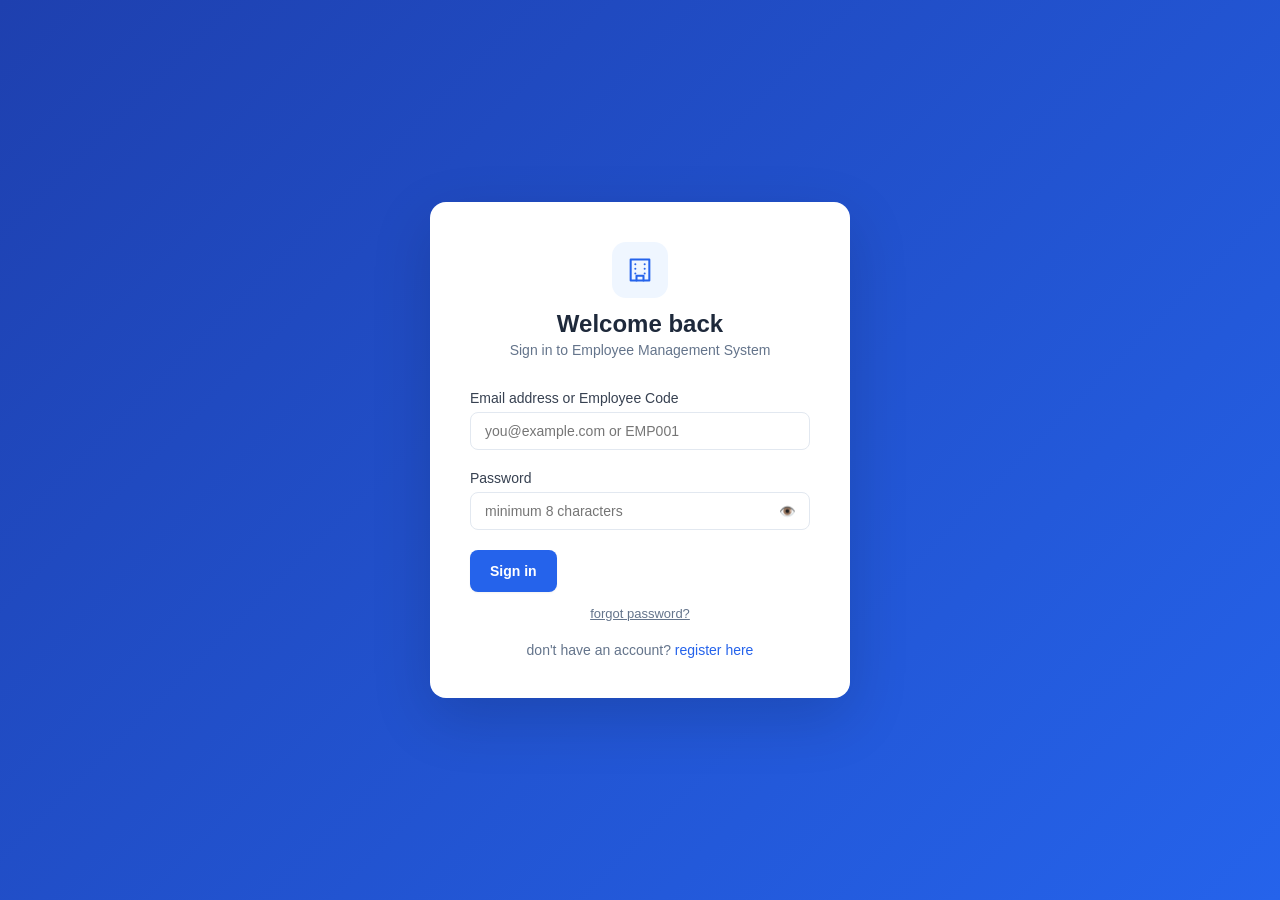
<file: frontend/departments.html>
<!DOCTYPE html>
<html lang="en">
<head>
    <meta charset="UTF-8">
    <meta name="viewport" content="width=device-width, initial-scale=1.0">
    <title>Departments — EMS</title>
    <link rel="stylesheet" href="css/style.css">
</head>
<body>

<nav class="navbar">
    <a href="dashboard.html" class="navbar-brand"><svg class="icon"><use href="#i-building"></use></svg> EMS</a>
    <div class="navbar-nav">
        <a href="dashboard.html" class="nav-link">Dashboard</a>
        <a href="employees.html" class="nav-link" id="emp-link" style="display:none">Employees</a>
        <a href="departments.html" class="nav-link active" id="dept-link" style="display:none">Departments</a>
        <a href="attendance.html" class="nav-link">Attendance</a>
        <a href="leaves.html" class="nav-link">Leaves</a>
        <a href="admin.html" class="nav-link" id="admin-link" style="display:none"><svg class="icon"><use href="#i-settings"></use></svg> Admin</a>
    </div>
    <div class="navbar-user">
        <span class="user-badge" id="user-email"></span>
        <span class="admin-badge" id="admin-badge" style="display:none">ADMIN</span>
        <a href="settings.html" class="nav-link">⚙️ settings</a>
        <button class="btn btn-secondary btn-sm" onclick="logout()">logout</button>
    </div>
</nav>

<div class="main-content">
    <div class="card">
        <div class="card-header">
            <div class="card-title"><svg class="icon"><use href="#i-building"></use></svg> departments</div>
            <button class="btn btn-primary btn-sm" onclick="openCreateModal()">+ add department</button>
        </div>

        <div class="alert alert-success" id="success-msg" style="display:none">
            <span class="alert-icon"><svg class="icon icon-lg"><use href="#i-check-circle"></use></svg></span>
            <div class="alert-content"><div id="success-text"></div></div>
        </div>

        <div class="table-wrapper">
            <table>
                <thead>
                    <tr>
                        <th>id</th>
                        <th>name</th>
                        <th>description</th>
                        <th>created</th>
                        <th>actions</th>
                    </tr>
                </thead>
                <tbody id="dept-table">
                    <tr><td colspan="5" style="text-align:center;padding:40px;color:#64748b">loading...</td></tr>
                </tbody>
            </table>
        </div>
    </div>
</div>

<!-- CREATE/EDIT MODAL -->
<div class="modal-overlay" id="modal">
    <div class="modal">
        <div class="modal-header">
            <div class="modal-title" id="modal-title">add department</div>
            <button class="modal-close" onclick="closeModal()" aria-label="Close"><svg class="icon"><use href="#i-x"></use></svg></button>
        </div>

        <div class="alert alert-error" id="modal-error">
            <span class="alert-icon"><svg class="icon icon-lg"><use href="#i-alert-triangle"></use></svg></span>
            <div class="alert-content">
                <div class="alert-title">please fix the following:</div>
                <ul class="alert-list" id="modal-error-list"></ul>
            </div>
        </div>

        <div class="form-group">
            <label>department name <span style="color:#ef4444">*</span></label>
            <input type="text" id="f-name" placeholder="e.g. engineering">
            <div class="field-error" id="f-name-error"></div>
        </div>

        <div class="form-group">
            <label>description</label>
            <input type="text" id="f-desc" placeholder="brief description (optional)">
        </div>

        <div style="display:flex;gap:10px;justify-content:flex-end;margin-top:8px">
            <button class="btn btn-secondary" onclick="closeModal()">cancel</button>
            <button class="btn btn-primary" id="modal-submit" onclick="submitDept()">save</button>
        </div>
    </div>
</div>

<script src="js/icons.js"></script>
<script src="js/auth.js"></script>
<script>
    requireAdmin();
    document.getElementById('user-email').textContent = getCurrentEmail();
    if (isAdmin()) {
        document.getElementById('admin-badge').style.display = 'inline';
        document.getElementById('admin-link').style.display = 'inline';
        if (document.getElementById('emp-link')) document.getElementById('emp-link').style.display = 'inline';
        if (document.getElementById('dept-link')) document.getElementById('dept-link').style.display = 'inline';
    }

    let editingId = null;

    function showSuccess(msg) {
        document.getElementById('success-text').textContent = msg;
        document.getElementById('success-msg').style.display = 'flex';
        setTimeout(() => document.getElementById('success-msg').style.display = 'none', 3000);
    }

    async function loadDepartments() {
        const res = await fetch('http://localhost:8000/departments/?limit=100');
        const data = await res.json();

        if (!data.length) {
            document.getElementById('dept-table').innerHTML =
                `<tr><td colspan="5"><div class="empty-state"><svg class="icon"><use href="#i-building"></use></svg><p>no departments yet</p></div></td></tr>`;
            return;
        }

        document.getElementById('dept-table').innerHTML = data.map(d => `
            <tr>
                <td style="color:#64748b">#${d.id}</td>
                <td><strong>${d.name}</strong></td>
                <td style="color:#64748b">${d.description || '—'}</td>
                <td style="color:#64748b">${new Date(d.created_at).toLocaleDateString()}</td>
                <td>
                    ${isAdmin() ? `
                    <button class="btn btn-warning btn-sm" onclick="openEditModal(${d.id}, '${d.name}', '${d.description || ''}')">edit</button>
                    <button class="btn btn-danger btn-sm" style="margin-left:4px" onclick="deleteDept(${d.id})">delete</button>
                    ` : '<span style="color:#64748b;font-size:13px">view only</span>'}
                </td>
            </tr>
        `).join('');
    }

    function openCreateModal() {
        editingId = null;
        document.getElementById('modal-title').textContent = 'add department';
        document.getElementById('modal-submit').textContent = 'save';
        document.getElementById('f-name').value = '';
        document.getElementById('f-desc').value = '';
        document.getElementById('modal-error').classList.remove('show');
        document.getElementById('modal').classList.add('show');
    }

    function openEditModal(id, name, desc) {
        editingId = id;
        document.getElementById('modal-title').textContent = 'edit department';
        document.getElementById('modal-submit').textContent = 'update';
        document.getElementById('f-name').value = name;
        document.getElementById('f-desc').value = desc;
        document.getElementById('modal-error').classList.remove('show');
        document.getElementById('modal').classList.add('show');
    }

    function closeModal() {
        document.getElementById('modal').classList.remove('show');
    }

    async function submitDept() {
        const name = document.getElementById('f-name').value.trim();
        const desc = document.getElementById('f-desc').value.trim();

        document.getElementById('f-name').classList.remove('error');
        document.getElementById('f-name-error').classList.remove('show');
        document.getElementById('modal-error').classList.remove('show');

        if (!name) {
            document.getElementById('f-name').classList.add('error');
            document.getElementById('f-name-error').textContent = 'department name is required';
            document.getElementById('f-name-error').classList.add('show');
            document.getElementById('modal-error-list').innerHTML = '<li>department name is required</li>';
            document.getElementById('modal-error').classList.add('show');
            return;
        }

        const btn = document.getElementById('modal-submit');
        btn.disabled = true;
        btn.innerHTML = '<span class="loading"></span>';

        const body = {name};
        if (desc) body.description = desc;

        const url = editingId
            ? `http://localhost:8000/departments/${editingId}`
            : 'http://localhost:8000/departments/';
        const method = editingId ? 'PUT' : 'POST';

        try {
            const res = await fetch(url, {
                method,
                headers: authHeaders(),
                body: JSON.stringify(body)
            });
            const data = await res.json();

            if (res.ok) {
                closeModal();
                loadDepartments();
                showSuccess(editingId ? 'department updated successfully' : 'department created successfully');
            } else {
                document.getElementById('modal-error-list').innerHTML = `<li>${data.detail || 'something went wrong'}</li>`;
                document.getElementById('modal-error').classList.add('show');
            }
        } catch(e) {
            document.getElementById('modal-error-list').innerHTML = '<li>connection failed</li>';
            document.getElementById('modal-error').classList.add('show');
        }

        btn.disabled = false;
        btn.textContent = editingId ? 'update' : 'save';
    }

    async function deleteDept(id) {
        if (!confirm('delete this department? employees must be reassigned first.')) return;
        const res = await fetch(`http://localhost:8000/departments/${id}`, {
            method: 'DELETE',
            headers: authHeaders()
        });
        const data = await res.json();
        if (res.ok) { loadDepartments(); showSuccess('department deleted'); }
        else alert(data.detail || 'delete failed');
    }

    loadDepartments();
</script>
</body>
</html>
</file>
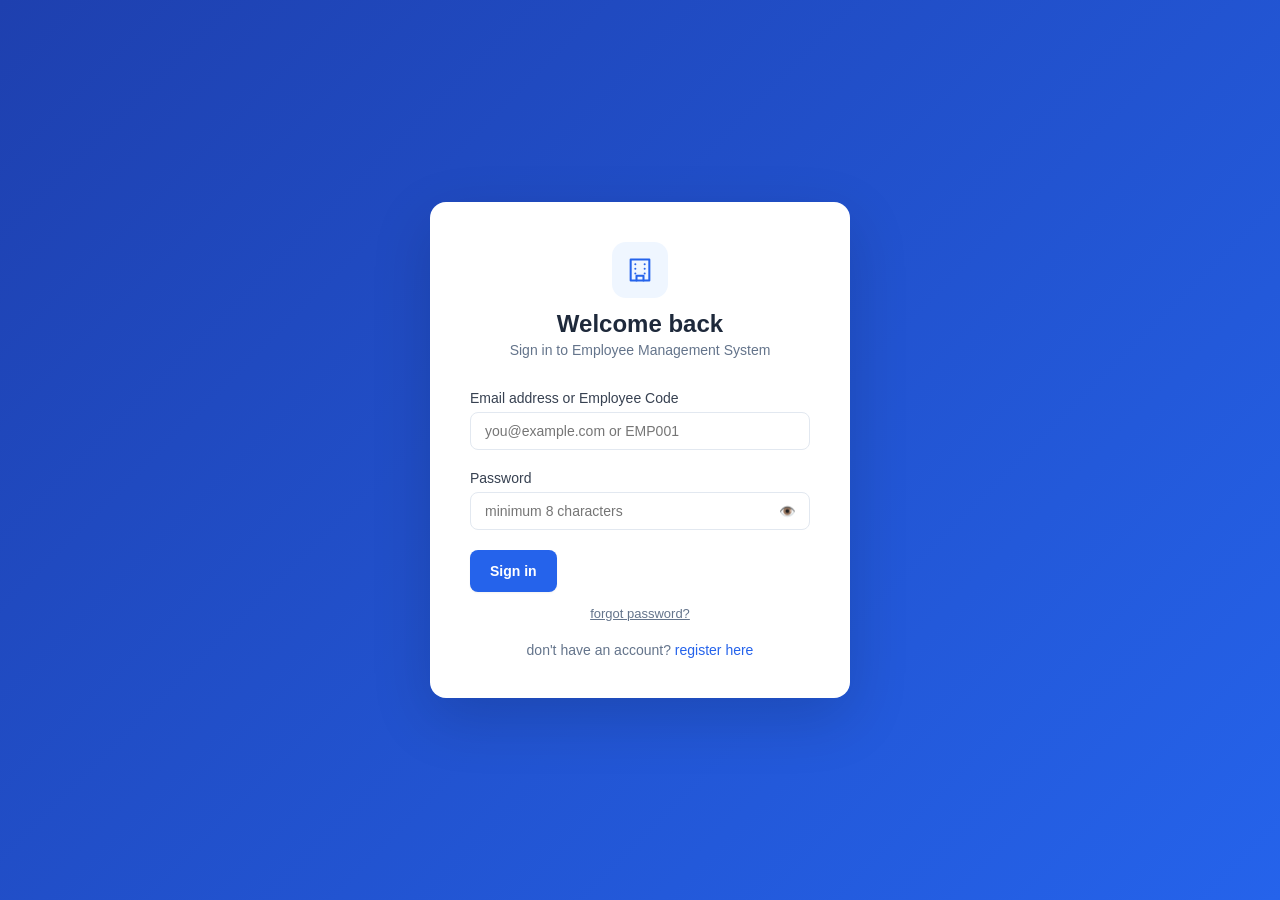
<file: frontend/employees.html>
<!DOCTYPE html>
<html lang="en">
<head>
    <meta charset="UTF-8">
    <meta name="viewport" content="width=device-width, initial-scale=1.0">
    <title>Employees — EMS</title>
    <link rel="stylesheet" href="css/style.css">
    <style>
        .search-bar input,
        .search-bar select {
            flex: 1;
            min-width: 140px;
        }
        .btn-apply {
            background: #2563eb;
            color: white;
            border: none;
            padding: 8px 18px;
            border-radius: 8px;
            font-size: 14px;
            font-weight: 500;
            cursor: pointer;
            transition: background 0.2s;
            white-space: nowrap;
        }
        .btn-apply:hover { background: #1d4ed8; }
        .btn-reset {
            background: #f1f5f9;
            color: #475569;
            border: none;
            padding: 8px 14px;
            border-radius: 8px;
            font-size: 14px;
            font-weight: 500;
            cursor: pointer;
            transition: background 0.2s;
            white-space: nowrap;
        }
        .btn-reset:hover { background: #e2e8f0; }
    </style>
</head>
<body>

<nav class="navbar">
    <a href="dashboard.html" class="navbar-brand"><svg class="icon"><use href="#i-building"></use></svg> EMS</a>
    <div class="navbar-nav">
        <a href="dashboard.html" class="nav-link">Dashboard</a>
        <a href="employees.html" class="nav-link active" id="emp-link" style="display:none">Employees</a>
        <a href="departments.html" class="nav-link" id="dept-link" style="display:none">Departments</a>
        <a href="attendance.html" class="nav-link">Attendance</a>
        <a href="leaves.html" class="nav-link">Leaves</a>
        <a href="admin.html" class="nav-link" id="admin-link" style="display:none"><svg class="icon"><use href="#i-settings"></use></svg> Admin</a>
    </div>
    <div class="navbar-user">
        <span class="user-badge" id="user-email"></span>
        <span class="admin-badge" id="admin-badge" style="display:none">ADMIN</span>
        <a href="settings.html" class="nav-link">⚙️ settings</a>
        <button class="btn btn-secondary btn-sm" onclick="logout()">logout</button>
    </div>
</nav>

<div class="main-content">
    <div class="card">
        <div class="card-header">
            <div class="card-title"><svg class="icon"><use href="#i-users"></use></svg> employees</div>
            <button class="btn btn-primary btn-sm" onclick="openCreateModal()">+ add employee</button>
        </div>

        <!-- SEARCH & FILTER BAR -->
        <div class="search-bar">
            <input
                type="text"
                id="search-name"
                placeholder="search by name..."
                onkeydown="if(event.key==='Enter') applyFilters()"
            >
            <input
                type="text"
                id="search-code"
                placeholder="search by code (e.g. EMP001 or 1)..."
                style="max-width:200px"
                onkeydown="if(event.key==='Enter') applyFilters()"
            >
            <select id="filter-dept">
                <option value="">all departments</option>
            </select>
            <select id="sort-by">
                <option value="employee_code_asc">code 1 to last (EMP001 first)</option>
                <option value="employee_code_desc">code last to 1 (EMP999 first)</option>
                <option value="created_at">newest first</option>
                <option value="first_name">name a–z</option>
                <option value="salary">salary</option>
            </select>
            <button class="btn-apply" onclick="applyFilters()">apply filter</button>
            <button class="btn-reset" onclick="resetFilters()" title="Clear all filters">reset</button>
        </div>

        <div class="alert alert-error" id="list-error" style="display:none">
            <span class="alert-icon"><svg class="icon icon-lg"><use href="#i-alert-triangle"></use></svg></span>
            <div class="alert-content"><div id="list-error-msg"></div></div>
        </div>
        <div class="table-wrapper">
            <table>
                <thead>
                    <tr>
                        <th>code</th>
                        <th>name</th>
                        <th>email</th>
                        <th>position</th>
                        <th>department</th>
                        <th>salary</th>
                        <th>status</th>
                        <th>actions</th>
                    </tr>
                </thead>
                <tbody id="employees-table">
                    <tr><td colspan="8" style="text-align:center;padding:40px;color:#64748b">loading...</td></tr>
                </tbody>
            </table>
        </div>

        <div style="display:flex;gap:8px;margin-top:16px;align-items:center">
            <button class="btn btn-secondary btn-sm" onclick="changePage(-1)"><svg class="icon"><use href="#i-chevron-left"></use></svg> prev</button>
            <span id="page-info" style="font-size:13px;color:#64748b">page 1</span>
            <button class="btn btn-secondary btn-sm" onclick="changePage(1)">next <svg class="icon"><use href="#i-chevron-right"></use></svg></button>
        </div>
    </div>

    <!-- PENDING RESIGNATION REQUESTS CARD (ADMIN ONLY) -->
    <div class="card" id="resignation-requests-card" style="display:none;margin-top:24px;border:1.5px solid #fde68a;background:#fffdf5">
        <div class="card-header">
            <div class="card-title" style="color:#92400e">
                <svg class="icon"><use href="#i-alert-triangle"></use></svg> Pending Resignation Requests
                <span class="badge badge-yellow" id="resignation-pending-count" style="margin-left:8px;background:#fef3c7;color:#92400e">0 pending</span>
            </div>
            <button class="btn btn-secondary btn-sm" onclick="loadPendingResignations()">refresh requests</button>
        </div>

        <div class="table-wrapper">
            <table>
                <thead>
                    <tr>
                        <th>code</th>
                        <th>employee</th>
                        <th>position & department</th>
                        <th>resignation reason</th>
                        <th>actions</th>
                    </tr>
                </thead>
                <tbody id="resignation-requests-table">
                    <tr><td colspan="5" style="text-align:center;padding:30px;color:#64748b">loading pending resignations...</td></tr>
                </tbody>
            </table>
        </div>
    </div>

</div>

<!-- CREATE/EDIT MODAL -->
<div class="modal-overlay" id="modal">
    <div class="modal">
        <div class="modal-header">
            <div class="modal-title" id="modal-title">add employee</div>
            <button class="modal-close" onclick="closeModal()" aria-label="Close"><svg class="icon"><use href="#i-x"></use></svg></button>
        </div>
        <div class="modal-body">

            <div class="alert alert-error" id="modal-error">
                <span class="alert-icon"><svg class="icon icon-lg"><use href="#i-alert-triangle"></use></svg></span>
                <div class="alert-content"><div id="modal-error-msg"></div></div>
            </div>

            <input type="hidden" id="f-userid">

            <div class="form-row">
                <div class="form-group">
                    <label>first name <span style="color:#ef4444">*</span></label>
                    <input type="text" id="f-firstname" placeholder="e.g. John">
                    <div class="field-error" id="f-firstname-error"></div>
                </div>
                <div class="form-group">
                    <label>last name <span style="color:#ef4444">*</span></label>
                    <input type="text" id="f-lastname" placeholder="e.g. Doe">
                    <div class="field-error" id="f-lastname-error"></div>
                </div>
            </div>

            <div class="form-row">
                <div class="form-group">
                    <label>email <span style="color:#ef4444">*</span></label>
                    <input type="email" id="f-email" placeholder="john@example.com">
                    <div class="field-error" id="f-email-error"></div>
                </div>
                <div class="form-group">
                    <label>phone</label>
                    <input type="text" id="f-phone" placeholder="10-15 digits">
                    <div class="field-error" id="f-phone-error"></div>
                </div>
            </div>

            <div class="form-row">
                <div class="form-group">
                    <label>position <span style="color:#ef4444">*</span></label>
                    <input type="text" id="f-position" placeholder="e.g. Developer">
                    <div class="field-error" id="f-position-error"></div>
                </div>
                <div class="form-group">
                    <label>salary (₹)</label>
                    <input type="number" id="f-salary" placeholder="monthly salary">
                    <div class="field-error" id="f-salary-error"></div>
                </div>
            </div>

            <div class="form-row">
                <div class="form-group">
                    <label>department</label>
                    <select id="f-department">
                        <option value="">unassigned</option>
                    </select>
                </div>
                <div class="form-group">
                    <label>hire date</label>
                    <input type="date" id="f-hiredate">
                </div>
            </div>

            <div class="form-group" style="margin-top:12px">
                <label>seniority role & notice period</label>
                <select id="f-level">
                    <option value="L3" selected>L3 — Junior Role (30 Days Notice)</option>
                    <option value="L2">L2 — Executive / Mid-Level (60 Days Notice)</option>
                    <option value="L1">L1 — Senior / Leadership (90 Days Notice)</option>
                </select>
            </div>

        </div>
        <div class="modal-footer">
            <button class="btn btn-secondary" onclick="closeModal()">cancel</button>
            <button class="btn btn-primary" onclick="submitEmployee()" id="modal-submit">save employee</button>
        </div>
    </div>
</div>

<script src="js/icons.js"></script>
<script src="js/auth.js"></script>
<script>
    requireLogin();
    document.getElementById('user-email').textContent = getCurrentEmail();

    let currentPage = 1;
    let departments = [];

    async function loadDepartments() {
        try {
            const res = await fetch('http://localhost:8000/departments/', { headers: authHeaders() });
            if (res.ok) {
                departments = await res.json();
                const sel = document.getElementById('f-department') || document.getElementById('emp-dept');
                const filterSel = document.getElementById('filter-dept');
                if (sel) {
                    sel.innerHTML = '<option value="">unassigned</option>';
                    departments.forEach(d => {
                        sel.innerHTML += `<option value="${d.id}">${d.name}</option>`;
                    });
                }
                if (filterSel) {
                    filterSel.innerHTML = '<option value="">all departments</option>';
                    departments.forEach(d => {
                        filterSel.innerHTML += `<option value="${d.id}">${d.name}</option>`;
                    });
                }
            }
        } catch(e) {}
    }

    async function loadEmployees() {
        document.getElementById('list-error').style.display = 'none';
        document.getElementById('employees-table').innerHTML =
            `<tr><td colspan="8" style="text-align:center;padding:40px;color:#64748b">loading...</td></tr>`;

        const nameEl = document.getElementById('search-name');
        const codeEl = document.getElementById('search-code');
        const deptEl = document.getElementById('filter-dept');
        const sortEl = document.getElementById('sort-by');

        const name = nameEl ? nameEl.value.trim() : '';
        const code = codeEl ? codeEl.value.trim() : '';
        const deptId = deptEl ? deptEl.value : '';
        const sortVal = sortEl ? sortEl.value : 'employee_code_asc';

        let sortBy = 'employee_code';
        let order = 'asc';
        if (sortVal === 'employee_code_desc') {
            sortBy = 'employee_code'; order = 'desc';
        } else if (sortVal === 'created_at') {
            sortBy = 'created_at'; order = 'desc';
        } else if (sortVal === 'first_name') {
            sortBy = 'first_name'; order = 'asc';
        } else if (sortVal === 'salary') {
            sortBy = 'salary'; order = 'desc';
        }

        const limit = 10;
        const offset = (currentPage - 1) * limit;

        let q = `limit=${limit}&page=${currentPage}&offset=${offset}&sort_by=${sortBy}&order=${order}`;
        if (name) q += `&name=${encodeURIComponent(name)}`;
        if (code) q += `&employee_code=${encodeURIComponent(code)}`;
        if (deptId) q += `&department_id=${deptId}`;

        try {
            const res = await fetch(`http://localhost:8000/employees/?${q}`, {
                headers: authHeaders()
            });

            if (!res.ok) {
                const err = await res.json().catch(() => ({}));
                document.getElementById('list-error-msg').textContent =
                    err.detail || `error ${res.status}: could not load employees`;
                document.getElementById('list-error').style.display = 'flex';
                document.getElementById('employees-table').innerHTML =
                    `<tr><td colspan="8"><div class="empty-state"><svg class="icon"><use href="#i-alert-triangle"></use></svg><p>failed to load employees</p></div></td></tr>`;
                return;
            }

            const data = await res.json();
            document.getElementById('page-info').textContent = `page ${currentPage}`;

            if (!data.length) {
                document.getElementById('employees-table').innerHTML =
                    `<tr><td colspan="8"><div class="empty-state"><svg class="icon"><use href="#i-user"></use></svg><p>no employees found</p></div></td></tr>`;
                return;
            }

            const currentEmail = getCurrentEmail();
            const userEmpCode = localStorage.getItem('employee_code');

            document.getElementById('employees-table').innerHTML = data.map(e => {
                const dept = departments.find(d => d.id === e.department_id);
                const codeDisplay = e.employee_code || ('EMP' + String(e.id).padStart(3, '0'));
                const isActive = e.is_active !== false;

                let statusBadge = '';
                if (e.resignation_status === 'pending') {
                    statusBadge = '<span class="badge badge-yellow" style="background:#fef3c7;color:#92400e">🟡 resignation pending</span>';
                } else if (isActive) {
                    statusBadge = '<span class="badge badge-green">🟢 active</span>';
                } else {
                    statusBadge = '<span class="badge badge-red">🔴 deactivated</span>';
                }

                const isSelf = (e.email && e.email.toLowerCase() === currentEmail.toLowerCase()) || (userEmpCode && e.employee_code === userEmpCode);
                let actionButtons = '';

                if (isAdmin()) {
                    actionButtons += `<button class="btn btn-warning btn-sm" style="height:32px;padding:0 10px;font-size:12px" onclick="openEditModal(${JSON.stringify(e).replace(/"/g, '&quot;')})">edit</button>`;

                    if (e.resignation_status === 'pending') {
                        actionButtons += `
                            <button class="btn btn-success btn-sm" style="height:32px;padding:0 10px;font-size:12px;margin-left:4px" onclick="approveResignation(${e.id}, '${codeDisplay}')">approve</button>
                            <button class="btn btn-danger btn-sm" style="height:32px;padding:0 10px;font-size:12px;margin-left:4px" onclick="rejectResignation(${e.id}, '${codeDisplay}')">reject</button>
                        `;
                    } else {
                        actionButtons += `
                            <button class="btn ${isActive ? 'btn-danger' : 'btn-success'} btn-sm" style="height:32px;padding:0 10px;font-size:12px;margin-left:4px" onclick="toggleActive(${e.id}, ${isActive})">${isActive ? 'deactivate' : 'reactivate'}</button>
                        `;
                    }
                }

                if (!isAdmin() && isSelf && isActive && e.resignation_status !== 'pending') {
                    actionButtons += `<button class="btn btn-secondary btn-sm" style="height:32px;padding:0 10px;font-size:12px;margin-left:4px;background:#e2e8f0;color:#334155" onclick="submitResignation(${e.id}, '${codeDisplay}')">resign</button>`;
                }

                const levelBadge = e.level === 'L1' ? '<span class="badge badge-purple" style="font-size:10px;margin-top:2px;display:inline-block">Senior (90d Notice)</span>' :
                                   e.level === 'L2' ? '<span class="badge badge-blue" style="font-size:10px;margin-top:2px;display:inline-block">Executive (60d Notice)</span>' :
                                   '<span class="badge badge-gray" style="font-size:10px;margin-top:2px;display:inline-block">Junior (30d Notice)</span>';

                return `
                <tr style="${!isActive ? 'opacity:0.65;background:#f8fafc' : e.resignation_status === 'pending' ? 'background:#fffbeb' : ''}">
                    <td><strong style="color:#1e40af">${codeDisplay}</strong></td>
                    <td><strong>${e.first_name} ${e.last_name || ''}</strong></td>
                    <td style="color:#64748b">${e.email}</td>
                    <td><div>${e.position}</div>${levelBadge}</td>
                    <td>${dept ? `<span class="badge badge-blue">${dept.name}</span>` : '<span class="badge badge-gray">unassigned</span>'}</td>
                    <td>${e.salary ? `₹${e.salary.toLocaleString()}` : '—'}</td>
                    <td>${statusBadge}</td>
                    <td><div style="display:flex;gap:4px;align-items:center;flex-wrap:nowrap">${actionButtons}</div></td>
                </tr>`;
            }).join('');

        } catch (err) {
            document.getElementById('list-error-msg').textContent = 'connection failed — is the server running?';
            document.getElementById('list-error').style.display = 'flex';
            document.getElementById('employees-table').innerHTML =
                `<tr><td colspan="7"><div class="empty-state"><svg class="icon"><use href="#i-alert-triangle"></use></svg><p>could not connect to server</p></div></td></tr>`;
        }
    }

    // ─── Filter controls ─────────────────────────────────────────────────────

    // Called by "Apply Filter" button (and Enter key in search box)
    function applyFilters() {
        currentPage = 1;   // reset to page 1 on new filter
        loadEmployees();
    }

    // Reset all filter inputs and reload
    function resetFilters() {
        document.getElementById('search-name').value = '';
        if (document.getElementById('search-code')) document.getElementById('search-code').value = '';
        document.getElementById('filter-dept').value = '';
        document.getElementById('sort-by').value = 'employee_code_asc';
        currentPage = 1;
        loadEmployees();
    }

    // ─── Pagination ───────────────────────────────────────────────────────────
    function changePage(dir) {
        if (currentPage + dir < 1) return;
        currentPage += dir;
        loadEmployees();
    }

    // ─── Modal helpers ────────────────────────────────────────────────────────
    function openCreateModal() {
        editingId = null;
        document.getElementById('modal-title').textContent = 'add employee';
        document.getElementById('modal-submit').textContent = 'save employee';
        ['f-firstname','f-lastname','f-email','f-position',
         'f-phone','f-salary','f-hiredate','f-userid'].forEach(id => {
            document.getElementById(id).value = '';
        });
        document.getElementById('f-department').value = '';
        document.getElementById('f-level').value = 'L3';
        document.getElementById('modal-error').classList.remove('show');
        document.getElementById('modal').classList.add('show');
        document.getElementById('f-salary').disabled = !isAdmin();
    }

    function openEditModal(emp) {
        editingId = emp.id;
        document.getElementById('modal-title').textContent = 'edit employee';
        document.getElementById('modal-submit').textContent = 'update employee';
        document.getElementById('f-firstname').value  = emp.first_name;
        document.getElementById('f-lastname').value   = emp.last_name;
        document.getElementById('f-email').value      = emp.email;
        document.getElementById('f-position').value   = emp.position;
        document.getElementById('f-phone').value      = emp.phone      || '';
        document.getElementById('f-salary').value     = emp.salary     || '';
        document.getElementById('f-hiredate').value   = emp.hire_date  || '';
        document.getElementById('f-department').value = emp.department_id || '';
        document.getElementById('f-userid').value     = emp.user_id    || '';
        document.getElementById('f-level').value      = emp.level      || 'L3';
        document.getElementById('modal-error').classList.remove('show');
        document.getElementById('modal').classList.add('show');
        document.getElementById('f-salary').disabled = !isAdmin();
    }

    function closeModal() {
        document.getElementById('modal').classList.remove('show');
    }

    // ─── Form validation ──────────────────────────────────────────────────────
    function validateForm() {
        const errors = [];
        const fields = [
            { id: 'f-firstname', label: 'first name', required: true },
            { id: 'f-lastname',  label: 'last name',  required: true },
            { id: 'f-email',     label: 'email',      required: true, email: true },
            { id: 'f-position',  label: 'position',   required: true }
        ];

        fields.forEach(f => {
            const val = document.getElementById(f.id).value.trim();
            document.getElementById(f.id).classList.remove('error');
            document.getElementById(`${f.id}-error`).classList.remove('show');

            if (f.required && !val) {
                document.getElementById(f.id).classList.add('error');
                document.getElementById(`${f.id}-error`).textContent = `${f.label} is required`;
                document.getElementById(`${f.id}-error`).classList.add('show');
                errors.push(`${f.label} is required`);
            } else if (f.email && val && !/^[^\s@]+@[^\s@]+\.[^\s@]+$/.test(val)) {
                document.getElementById(f.id).classList.add('error');
                document.getElementById(`${f.id}-error`).textContent = 'enter a valid email';
                document.getElementById(`${f.id}-error`).classList.add('show');
                errors.push('enter a valid email');
            }
        });

        const phone = document.getElementById('f-phone').value.trim();
        if (phone) {
            const digits = phone.replace(/[+\-\s]/g, '');
            if (!/^\d+$/.test(digits) || digits.length < 10 || digits.length > 15) {
                document.getElementById('f-phone').classList.add('error');
                document.getElementById('f-phone-error').textContent = 'phone must be 10-15 digits';
                document.getElementById('f-phone-error').classList.add('show');
                errors.push('phone must be 10-15 digits');
            }
        }

        const salary = document.getElementById('f-salary').value;
        if (salary && parseInt(salary) < 0) {
            document.getElementById('f-salary').classList.add('error');
            document.getElementById('f-salary-error').textContent = 'salary cannot be negative';
            document.getElementById('f-salary-error').classList.add('show');
            errors.push('salary cannot be negative');
        }

        return errors;
    }

    // ─── Submit (create / update) ─────────────────────────────────────────────
    async function submitEmployee() {
        const errors = validateForm();
        if (errors.length > 0) {
            document.getElementById('modal-error-list').innerHTML =
                errors.map(e => `<li>${e}</li>`).join('');
            document.getElementById('modal-error').classList.add('show');
            return;
        }

        const body = {
            first_name: document.getElementById('f-firstname').value.trim(),
            last_name:  document.getElementById('f-lastname').value.trim(),
            email:      document.getElementById('f-email').value.trim(),
            position:   document.getElementById('f-position').value.trim(),
            level:      document.getElementById('f-level').value
        };

        const phone    = document.getElementById('f-phone').value.trim();
        const salary   = document.getElementById('f-salary').value;
        const hiredate = document.getElementById('f-hiredate').value;
        const dept     = document.getElementById('f-department').value;
        const userid   = document.getElementById('f-userid').value;

        if (phone)    body.phone         = phone;
        if (salary)   body.salary        = parseInt(salary);
        if (hiredate) body.hire_date     = hiredate;
        if (dept)     body.department_id = parseInt(dept);
        if (userid)   body.user_id       = parseInt(userid);

        const btn = document.getElementById('modal-submit');
        btn.disabled  = true;
        btn.innerHTML = '<span class="loading"></span> saving...';

        try {
            const url    = editingId
                ? `http://localhost:8000/employees/${editingId}`
                : 'http://localhost:8000/employees/';
            const method = editingId ? 'PUT' : 'POST';

            const res  = await fetch(url, {
                method,
                headers: authHeaders(),
                body: JSON.stringify(body)
            });
            const data = await res.json();

            if (res.ok) {
                closeModal();
                loadEmployees();
            } else {
                const msg = data.detail || 'something went wrong';
                document.getElementById('modal-error-list').innerHTML = `<li>${msg}</li>`;
                document.getElementById('modal-error').classList.add('show');
            }
        } catch(e) {
            document.getElementById('modal-error-list').innerHTML = '<li>connection failed</li>';
            document.getElementById('modal-error').classList.add('show');
        }

        btn.disabled  = false;
        btn.textContent = editingId ? 'update employee' : 'save employee';
    }

    async function toggleActive(id, isActive) {
        const actionWord = isActive ? 'deactivate' : 'reactivate';
        if (!confirm(`Are you sure you want to ${actionWord} this employee?`)) return;

        try {
            const res = await fetch(`http://localhost:8000/employees/${id}/toggle-active`, {
                method: 'POST',
                headers: authHeaders()
            });
            if (res.ok) {
                loadEmployees();
            } else {
                const data = await res.json();
                alert(data.detail || `${actionWord} failed`);
            }
        } catch(e) {
            alert('Connection error');
        }
    }

    async function submitResignation(id, code) {
        const reason = prompt(`Submit resignation for ${code}? Enter optional reason for resignation:`);
        if (reason === null) return; // user cancelled prompt

        try {
            const res = await fetch(`http://localhost:8000/employees/${id}/resign`, {
                method: 'POST',
                headers: authHeaders(),
                body: JSON.stringify({ reason: reason })
            });
            const data = await res.json();
            if (res.ok) {
                alert(data.message || 'Resignation request submitted');
                loadEmployees();
                loadPendingResignations();
            } else {
                alert(data.detail || 'Resignation failed');
            }
        } catch(e) {
            alert('Connection error');
        }
    }

    async function approveResignation(id, code, noticeAction = 'waived') {
        const actionLabel = noticeAction === 'charged' ? 'Approve & Charge Notice Penalty' : 'Approve & Waive Notice Period';
        if (!confirm(`${actionLabel} for employee ${code}? Account will be deactivated.`)) return;

        try {
            const res = await fetch(`http://localhost:8000/employees/${id}/approve-resignation`, {
                method: 'POST',
                headers: authHeaders(),
                body: JSON.stringify({ notice_action: noticeAction })
            });
            const data = await res.json();
            if (res.ok) {
                alert(data.message || 'Resignation approved');
                loadEmployees();
                loadPendingResignations();
            } else {
                alert(data.detail || 'Approval failed');
            }
        } catch(e) {
            alert('Connection error');
        }
    }

    async function rejectResignation(id, code) {
        if (!confirm(`Reject resignation request for employee ${code}?`)) return;

        try {
            const res = await fetch(`http://localhost:8000/employees/${id}/reject-resignation`, {
                method: 'POST',
                headers: authHeaders()
            });
            const data = await res.json();
            if (res.ok) {
                alert(data.message || 'Resignation rejected');
                loadEmployees();
                loadPendingResignations();
            } else {
                alert(data.detail || 'Rejection failed');
            }
        } catch(e) {
            alert('Connection error');
        }
    }

    async function viewFnFStatement(empId) {
        try {
            const res = await fetch(`http://localhost:8000/employees/${empId}/fnf-settlement`, { headers: authHeaders() });
            const d = await res.json();
            if (!res.ok) { alert(d.detail || 'Failed to load FnF statement'); return; }

            const msg = `FULL & FINAL (FnF) SETTLEMENT STATEMENT
---------------------------------------------
Employee: ${d.employee_name} (${d.employee_code})
Level: ${d.level} | Daily Rate: ₹${d.daily_rate}
Base Salary: ₹${d.base_salary.toLocaleString()}

LEAVE ENCASHMENT / DEDUCTIONS:
- Allowance: ${d.annual_leave_allowance} days | Used: ${d.used_leave_days} days
- Unused Encashable Leaves: ${d.unused_leaves} days (+₹${d.leave_encashment.toLocaleString()})
- Excess Leaves Taken: ${d.excess_leaves} days (-₹${d.excess_leave_deduction.toLocaleString()})

NOTICE PERIOD SETTLEMENT:
- Required: ${d.required_notice_days} days | Served: ${d.served_notice_days} days
- Shortfall: ${d.shortfall_days} days | Action: ${d.notice_action.toUpperCase()}
- Shortfall Penalty: -₹${d.shortfall_penalty.toLocaleString()}

---------------------------------------------
NET FnF PAYOUT: ₹${d.net_fnf_settlement.toLocaleString()}`;

            alert(msg);
        } catch(e) {
            alert('Connection error loading FnF statement');
        }
    }

    async function loadPendingResignations() {
        if (!isAdmin()) return;
        const card = document.getElementById('resignation-requests-card');
        if (card) card.style.display = 'block';

        try {
            const res = await fetch('http://localhost:8000/employees/?limit=100', { headers: authHeaders() });
            if (!res.ok) return;
            const employees = await res.json();
            const pending = employees.filter(e => e.resignation_status === 'pending');

            const countEl = document.getElementById('resignation-pending-count');
            if (countEl) countEl.textContent = `${pending.length} pending`;

            const table = document.getElementById('resignation-requests-table');
            if (!table) return;

            if (!pending.length) {
                table.innerHTML = `<tr><td colspan="5"><div class="empty-state"><svg class="icon"><use href="#i-check-circle"></use></svg><p>no pending resignation requests</p></div></td></tr>`;
                return;
            }

            table.innerHTML = pending.map(e => {
                const codeDisplay = e.employee_code || ('EMP' + String(e.id).padStart(3, '0'));
                const dept = departments.find(d => d.id === e.department_id);
                const level = e.level || 'L3';
                const defaultNotice = level === 'L1' ? 90 : level === 'L2' ? 60 : 30;
                const reqNotice = e.requested_notice_days !== null && e.requested_notice_days !== undefined ? e.requested_notice_days : defaultNotice;
                const shortfall = Math.max(0, defaultNotice - reqNotice);

                const reasonText = e.resignation_reason && e.resignation_reason.trim()
                    ? `<div style="background:#fff;border:1px solid #fde68a;padding:8px 12px;border-radius:6px;font-style:italic;color:#78350f;font-size:13px">"${e.resignation_reason}"</div>`
                    : '<span style="color:#94a3b8;font-style:italic">No reason specified</span>';

                return `
                <tr>
                    <td><strong style="color:#1e40af">${codeDisplay}</strong></td>
                    <td>
                        <strong>${e.first_name} ${e.last_name || ''}</strong>
                        <div style="font-size:12px;color:#64748b">${e.email}</div>
                    </td>
                    <td>
                        <div>${e.position}</div>
                        <span class="badge badge-purple" style="font-size:11px;margin-right:4px">${level} (${defaultNotice}d notice)</span>
                        <span class="badge badge-blue" style="font-size:11px">${dept ? dept.name : 'unassigned'}</span>
                    </td>
                    <td style="max-width:280px">
                        ${reasonText}
                        <div style="font-size:11px;color:#64748b;margin-top:4px">
                            Notice: ${reqNotice}d requested ${shortfall > 0 ? `<span style="color:#dc2626;font-weight:600">(${shortfall}d shortfall)</span>` : ''}
                        </div>
                    </td>
                    <td>
                        <div style="display:flex;gap:4px;align-items:center;flex-wrap:wrap">
                            <button class="btn btn-success btn-sm" style="height:32px;padding:0 8px;font-size:11px" onclick="approveResignation(${e.id}, '${codeDisplay}', 'waived')">Approve & Waive Notice</button>
                            ${shortfall > 0 ? `<button class="btn btn-warning btn-sm" style="height:32px;padding:0 8px;font-size:11px" onclick="approveResignation(${e.id}, '${codeDisplay}', 'charged')">Approve & Charge Penalty</button>` : ''}
                            <button class="btn btn-danger btn-sm" style="height:32px;padding:0 8px;font-size:11px" onclick="rejectResignation(${e.id}, '${codeDisplay}')">Reject</button>
                            <button class="btn btn-secondary btn-sm" style="height:32px;padding:0 8px;font-size:11px" onclick="viewFnFStatement(${e.id})">FnF Statement</button>
                        </div>
                    </td>
                </tr>`;
            }).join('');
        } catch(e) {}
    }

    // ─── Delete ───────────────────────────────────────────────────────────────
    async function deleteEmployee(id) {
        toggleActive(id, true);
    }

    // ─── Init ─────────────────────────────────────────────────────────────────
    loadDepartments().then(() => {
        loadEmployees();
        loadPendingResignations();
    });
</script>
</body>
</html>
</file>
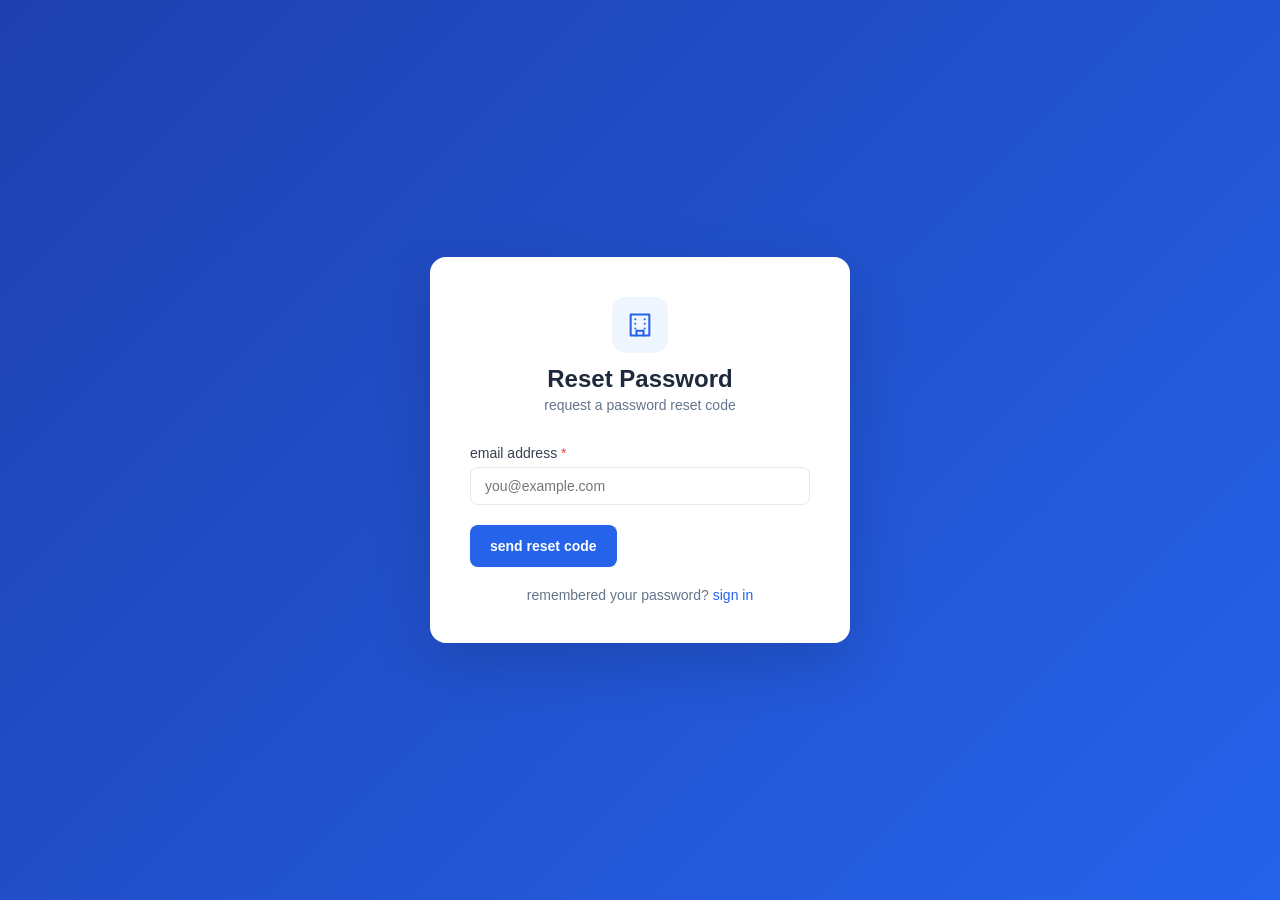
<file: frontend/forgot-password.html>
<!DOCTYPE html>
<html lang="en">
<head>
    <meta charset="UTF-8">
    <meta name="viewport" content="width=device-width, initial-scale=1.0">
    <title>Forgot Password — EMS</title>
    <link rel="stylesheet" href="css/style.css">
    <style>
        .code-box {
            background: #eff6ff;
            border: 1.5px dashed #3b82f6;
            border-radius: 10px;
            padding: 14px 16px;
            margin-bottom: 20px;
            text-align: center;
        }
        .code-box .code-val {
            font-family: monospace;
            font-size: 24px;
            font-weight: 700;
            letter-spacing: 4px;
            color: #1d4ed8;
            margin: 6px 0;
        }
        .code-box p {
            font-size: 12px;
            color: #64748b;
        }
        .password-rules {
            font-size: 11px;
            color: #64748b;
            margin-top: 6px;
            list-style: none;
        }
        .password-rules li {
            padding: 2px 0;
            transition: color 0.2s;
        }
        .password-rules li::before {
            content: "";
            display: inline-block;
            width: 6px;
            height: 6px;
            border-radius: 50%;
            border: 1.5px solid #cbd5e1;
            margin-right: 7px;
        }
        .password-rules li.pass { color: #1e293b; }
        .password-rules li.pass::before { background: #16a34a; border-color: #16a34a; }
    </style>
</head>
<body class="auth-page">

<div class="auth-card">
    <div class="auth-logo">
        <div class="auth-logo-icon"><svg class="icon"><use href="#i-building"></use></svg></div>
        <h1>Reset Password</h1>
        <p id="sub-title">request a password reset code</p>
    </div>

    <!-- Error box -->
    <div class="alert alert-error" id="error-box">
        <span class="alert-icon"><svg class="icon icon-lg"><use href="#i-alert-triangle"></use></svg></span>
        <div class="alert-content">
            <div class="alert-title">please fix the following:</div>
            <ul class="alert-list" id="error-list"></ul>
        </div>
    </div>

    <!-- Success box -->
    <div class="alert alert-success" id="success-box">
        <span class="alert-icon"><svg class="icon icon-lg"><use href="#i-check-circle"></use></svg></span>
        <div class="alert-content">
            <div class="alert-title">password reset successfully!</div>
            <div>redirecting to login in 2 seconds...</div>
        </div>
    </div>

    <!-- STEP 1: Request Reset Code -->
    <div id="step-1">
        <div class="form-group">
            <label>email address <span style="color:#ef4444">*</span></label>
            <input type="email" id="s1-email" placeholder="you@example.com" autocomplete="email">
            <div class="field-error" id="s1-email-error"></div>
        </div>

        <button class="btn btn-primary" id="btn-request" onclick="handleRequestCode()">
            send reset code
        </button>

        <div class="auth-link">
            remembered your password? <a href="login.html">sign in</a>
        </div>
    </div>

    <!-- STEP 2: Reset Password (Hidden by default) -->
    <div id="step-2" style="display:none">
        <!-- Highlighted reset code box -->
        <div class="code-box">
            <span style="font-size:12px;font-weight:600;color:#1e40af">YOUR RESET CODE</span>
            <div class="code-val" id="displayed-code">------</div>
        </div>

        <div class="form-group">
            <div style="display:flex;justify-content:space-between;align-items:center;margin-bottom:6px">
                <label style="margin-bottom:0">reset code <span style="color:#ef4444">*</span></label>
                <button type="button" class="btn btn-warning btn-sm" id="btn-resend" onclick="handleResendCode()" style="font-size:12px;padding:4px 10px">🔄 resend OTP</button>
            </div>
            <input type="text" id="s2-code" placeholder="enter 6-digit code" maxlength="10">
            <div class="field-error" id="s2-code-error"></div>
            <div id="resend-success-msg" style="font-size:12px;color:#16a34a;margin-top:6px;display:none;font-weight:500">✓ new reset code generated & updated!</div>
        </div>

        <div class="form-group">
            <label>new password <span style="color:#ef4444">*</span></label>
            <div style="position:relative">
                <input type="password" id="s2-password" placeholder="minimum 8 characters" maxlength="50" autocomplete="new-password">
                <button type="button" id="toggle-password" onclick="togglePassword('s2-password','toggle-password')" aria-label="Show password"
                    style="position:absolute;right:10px;top:50%;transform:translateY(-50%);background:none;border:none;cursor:pointer;color:#64748b;display:flex"><svg class="icon"><use href="#i-eye"></use></svg></button>
            </div>
            <div class="field-error" id="s2-password-error"></div>

            <!-- Strength bar -->
            <div id="strength-bar" style="margin-top:8px;height:4px;border-radius:4px;background:#e2e8f0;display:none">
                <div id="strength-fill" style="height:100%;border-radius:4px;transition:all 0.3s;width:0%"></div>
            </div>
            <div id="strength-text" style="font-size:11px;margin-top:4px;display:none"></div>
        </div>

        <div class="form-group">
            <label>confirm password <span style="color:#ef4444">*</span></label>
            <div style="position:relative">
                <input type="password" id="s2-confirm" placeholder="re-enter new password" maxlength="50" autocomplete="new-password">
                <button type="button" id="toggle-confirm" onclick="togglePassword('s2-confirm','toggle-confirm')" aria-label="Show password"
                    style="position:absolute;right:10px;top:50%;transform:translateY(-50%);background:none;border:none;cursor:pointer;color:#64748b;display:flex"><svg class="icon"><use href="#i-eye"></use></svg></button>
            </div>
            <div class="field-error" id="s2-confirm-error"></div>
            <div id="match-indicator" style="font-size:11px;margin-top:4px;display:none"></div>
        </div>

        <button class="btn btn-primary" id="btn-reset" onclick="handleResetPassword()">
            reset password
        </button>

        <div class="auth-link">
            back to <a href="login.html">sign in</a>
        </div>
    </div>
</div>

<script src="js/icons.js"></script>
<script src="js/auth.js"></script>
<script>
    if (isLoggedIn()) window.location.href = 'dashboard.html';

    let resetEmail = '';

    function showErrors(errors) {
        const box = document.getElementById('error-box');
        const list = document.getElementById('error-list');
        if (!errors || errors.length === 0) {
            box.classList.remove('show');
            return;
        }
        list.innerHTML = errors.map(e => `<li>${e}</li>`).join('');
        box.classList.add('show');
        box.scrollIntoView({behavior: 'smooth', block: 'nearest'});
    }

    function clearFieldError(id) {
        document.getElementById(id).classList.remove('error');
        const err = document.getElementById(`${id}-error`);
        if (err) { err.textContent = ''; err.classList.remove('show'); }
        document.getElementById('error-box').classList.remove('show');
    }

    function setFieldError(id, msg) {
        document.getElementById(id).classList.add('error');
        const err = document.getElementById(`${id}-error`);
        if (err) { err.textContent = msg; err.classList.add('show'); }
    }

    // Toggle password visibility
    function togglePassword(inputId, btnId) {
        const input = document.getElementById(inputId);
        const btn = document.getElementById(btnId);
        const use = btn.querySelector('use');
        if (input.type === 'password') {
            input.type = 'text';
            use.setAttribute('href', '#i-eye-off');
            btn.setAttribute('aria-label', 'Hide password');
        } else {
            input.type = 'password';
            use.setAttribute('href', '#i-eye');
            btn.setAttribute('aria-label', 'Show password');
        }
    }

    // --- STEP 1 BLUR VALIDATION ---
    document.getElementById('s1-email').addEventListener('blur', function() {
        const val = this.value.trim();
        clearFieldError('s1-email');
        if (!val) {
            setFieldError('s1-email', 'email address is required');
        } else if (!/^[^\s@]+@[^\s@]+\.[^\s@]+$/.test(val)) {
            setFieldError('s1-email', 'enter a valid email address');
        }
    });

    document.getElementById('s1-email').addEventListener('input', () => clearFieldError('s1-email'));

    // --- STEP 1 SUBMIT ---
    async function handleRequestCode() {
        const email = document.getElementById('s1-email').value.trim();
        const errors = [];

        clearFieldError('s1-email');

        // Sequential validation: blank first, then format
        if (!email) {
            setFieldError('s1-email', 'email address is required');
            errors.push('email address is required');
        } else if (!/^[^\s@]+@[^\s@]+\.[^\s@]+$/.test(email)) {
            setFieldError('s1-email', 'enter a valid email address');
            errors.push('enter a valid email address');
        }

        if (errors.length > 0) {
            showErrors(errors);
            return;
        }

        const btn = document.getElementById('btn-request');
        btn.disabled = true;
        btn.innerHTML = '<span class="loading"></span> sending reset code...';
        showErrors([]);

        try {
            const res = await fetch('http://localhost:8000/auth/forgot-password', {
                method: 'POST',
                headers: {'Content-Type': 'application/json'},
                body: JSON.stringify({email})
            });
            const data = await res.json();

            if (res.ok) {
                resetEmail = data.email || email;
                document.getElementById('step-1').style.display = 'none';
                document.getElementById('step-2').style.display = 'block';
                document.getElementById('sub-title').textContent = 'enter your new password';
                
                const code = data.reset_code || '123456';
                document.getElementById('displayed-code').textContent = code;
                document.getElementById('s2-code').value = code;
            } else {
                showErrors([data.detail || 'failed to generate reset code']);
            }
        } catch(e) {
            showErrors(['connection failed. make sure server is running.']);
        }

        btn.disabled = false;
        btn.innerHTML = 'send reset code';
    }

    async function handleResendCode() {
        if (!resetEmail) return;
        const btn = document.getElementById('btn-resend');
        const successEl = document.getElementById('resend-success-msg');
        btn.disabled = true;
        btn.innerHTML = '<span class="loading"></span> resending...';
        showErrors([]);
        if (successEl) successEl.style.display = 'none';

        try {
            const res = await fetch('http://localhost:8000/auth/forgot-password', {
                method: 'POST',
                headers: {'Content-Type': 'application/json'},
                body: JSON.stringify({email: resetEmail})
            });
            const data = await res.json();

            if (res.ok) {
                const code = data.reset_code;
                document.getElementById('displayed-code').textContent = code;
                document.getElementById('s2-code').value = code;
                clearFieldError('s2-code');
                if (successEl) {
                    successEl.style.display = 'block';
                    setTimeout(() => { successEl.style.display = 'none'; }, 4000);
                }
            } else {
                showErrors([data.detail || 'failed to resend code']);
            }
        } catch(e) {
            showErrors(['connection failed. make sure server is running.']);
        }

        btn.disabled = false;
        btn.innerHTML = '🔄 resend OTP';
    }

    // --- STEP 2 LIVE VALIDATION ---
    document.getElementById('s2-password').addEventListener('input', function() {
        const val = this.value;
        const bar = document.getElementById('strength-bar');
        const fill = document.getElementById('strength-fill');
        const text = document.getElementById('strength-text');

        if (!val) {
            bar.style.display = 'none';
            text.style.display = 'none';
            return;
        }

        bar.style.display = 'block';
        text.style.display = 'block';

        const hasLength = val.length >= 8;
        const hasUpper = /[A-Z]/.test(val);
        const hasNumber = /[0-9]/.test(val);
        const hasSpecial = /[^A-Za-z0-9]/.test(val);

        let score = [hasLength, hasUpper, hasNumber, hasSpecial].filter(Boolean).length;
        const levels = [
            { color: '#ef4444', label: 'weak', width: '25%' },
            { color: '#f59e0b', label: 'fair', width: '50%' },
            { color: '#3b82f6', label: 'good', width: '75%' },
            { color: '#22c55e', label: 'strong', width: '100%' }
        ];
        const level = levels[score - 1] || levels[0];
        fill.style.background = level.color;
        fill.style.width = level.width;
        text.style.color = level.color;
        text.textContent = `password strength: ${level.label}`;

        clearFieldError('s2-password');
        checkMatch();
    });

    document.getElementById('s2-confirm').addEventListener('input', function() {
        clearFieldError('s2-confirm');
        checkMatch();
    });

    function checkMatch() {
        const pass = document.getElementById('s2-password').value;
        const conf = document.getElementById('s2-confirm').value;
        const ind = document.getElementById('match-indicator');

        if (!conf) { ind.style.display = 'none'; return; }
        ind.style.display = 'block';
        if (pass === conf) {
            ind.style.color = '#16a34a';
            ind.textContent = 'passwords match';
        } else {
            ind.style.color = '#ef4444';
            ind.textContent = 'passwords do not match';
        }
    }

    // --- STEP 2 BLUR VALIDATION ---
    document.getElementById('s2-code').addEventListener('blur', function() {
        const val = this.value.trim();
        clearFieldError('s2-code');
        if (!val) setFieldError('s2-code', 'reset code is required');
    });

    document.getElementById('s2-password').addEventListener('blur', function() {
        const val = this.value;
        clearFieldError('s2-password');
        if (!val) {
            setFieldError('s2-password', 'new password is required');
        } else if (val.length < 8) {
            setFieldError('s2-password', 'password must be at least 8 characters');
        }
    });

    document.getElementById('s2-confirm').addEventListener('blur', function() {
        const val = this.value;
        const pass = document.getElementById('s2-password').value;
        clearFieldError('s2-confirm');
        if (!val) {
            setFieldError('s2-confirm', 'confirm password is required');
        } else if (val !== pass) {
            setFieldError('s2-confirm', 'passwords do not match');
        }
    });

    // --- STEP 2 SUBMIT ---
    async function handleResetPassword() {
        const code = document.getElementById('s2-code').value.trim();
        const password = document.getElementById('s2-password').value;
        const confirm = document.getElementById('s2-confirm').value;
        const errors = [];

        clearFieldError('s2-code');
        clearFieldError('s2-password');
        clearFieldError('s2-confirm');

        // Sequential validation for Step 2
        if (!code) {
            setFieldError('s2-code', 'reset code is required');
            errors.push('reset code is required');
        }

        if (!password) {
            setFieldError('s2-password', 'new password is required');
            errors.push('new password is required');
        } else if (password.length < 8) {
            setFieldError('s2-password', 'password must be at least 8 characters');
            errors.push('password must be at least 8 characters');
        }

        if (!confirm) {
            setFieldError('s2-confirm', 'confirm password is required');
            errors.push('confirm password is required');
        } else if (password !== confirm) {
            setFieldError('s2-confirm', 'passwords do not match');
            errors.push('passwords do not match');
        }

        if (errors.length > 0) {
            showErrors(errors);
            return;
        }

        const btn = document.getElementById('btn-reset');
        btn.disabled = true;
        btn.innerHTML = '<span class="loading"></span> resetting password...';
        showErrors([]);

        try {
            const res = await fetch('http://localhost:8000/auth/reset-password', {
                method: 'POST',
                headers: {'Content-Type': 'application/json'},
                body: JSON.stringify({
                    email: resetEmail,
                    reset_code: code,
                    new_password: password
                })
            });
            const data = await res.json();

            if (res.ok) {
                document.getElementById('step-2').style.display = 'none';
                document.getElementById('success-box').classList.add('show');
                setTimeout(() => window.location.href = 'login.html', 2000);
            } else {
                showErrors([data.detail || 'password reset failed']);
            }
        } catch(e) {
            showErrors(['connection failed. make sure server is running.']);
        }

        btn.disabled = false;
        btn.innerHTML = 'reset password';
    }

    // Keyboard navigation
    document.addEventListener('keydown', e => {
        if (e.key === 'Enter') {
            if (document.getElementById('step-1').style.display !== 'none') {
                handleRequestCode();
            } else {
                handleResetPassword();
            }
        }
    });
</script>
</body>
</html>
</file>
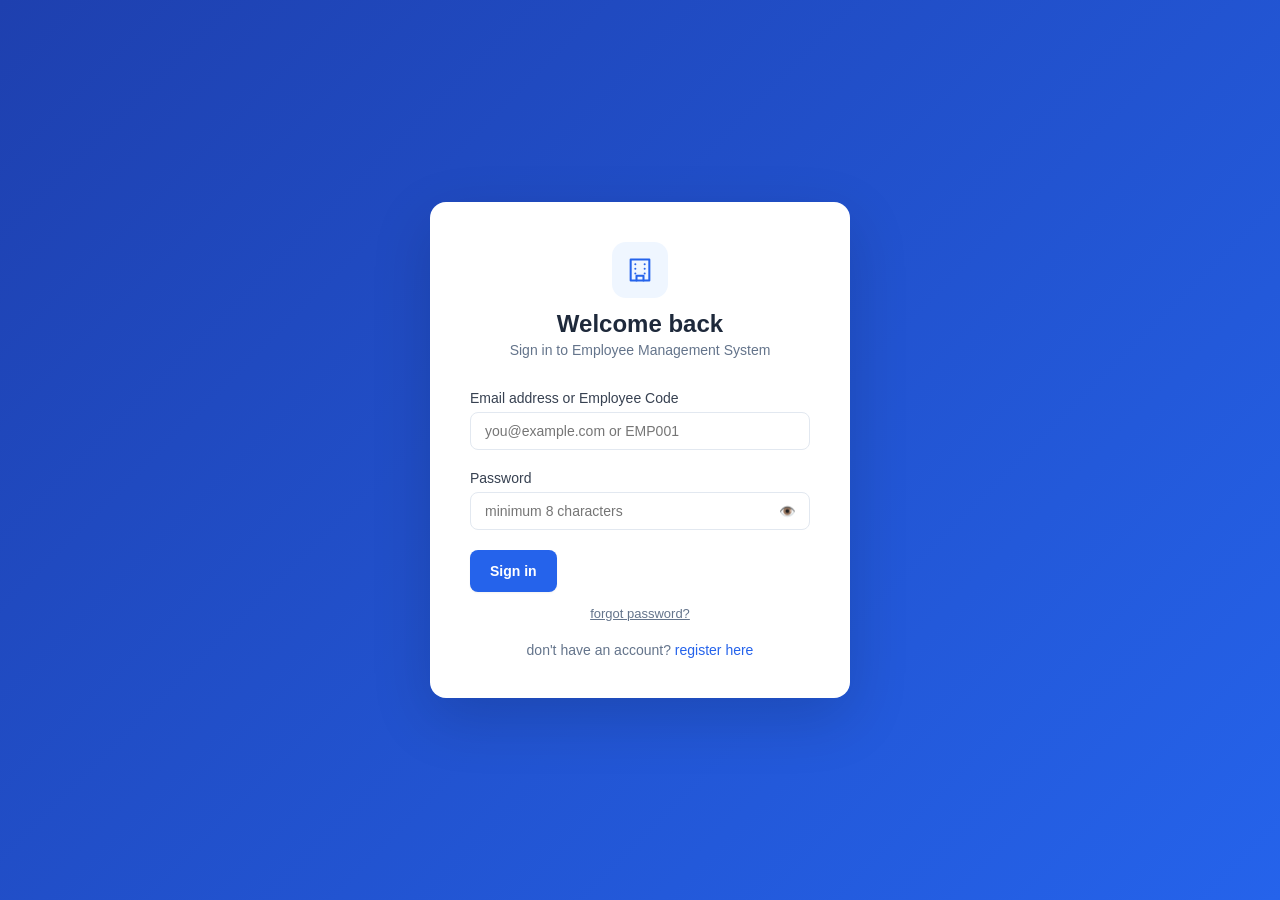
<file: frontend/leaves.html>
<!DOCTYPE html>
<html lang="en">
<head>
    <meta charset="UTF-8">
    <meta name="viewport" content="width=device-width, initial-scale=1.0">
    <title>Leaves — EMS</title>
    <link rel="stylesheet" href="css/style.css">
</head>
<body>

<nav class="navbar">
    <a href="dashboard.html" class="navbar-brand"><svg class="icon"><use href="#i-building"></use></svg> EMS</a>
    <div class="navbar-nav">
        <a href="dashboard.html" class="nav-link">Dashboard</a>
        <a href="employees.html" class="nav-link" id="emp-link" style="display:none">Employees</a>
        <a href="departments.html" class="nav-link" id="dept-link" style="display:none">Departments</a>
        <a href="attendance.html" class="nav-link">Attendance</a>
        <a href="leaves.html" class="nav-link active">Leaves</a>
        <a href="admin.html" class="nav-link" id="admin-link" style="display:none"><svg class="icon"><use href="#i-settings"></use></svg> Admin</a>
    </div>
    <div class="navbar-user">
        <span class="user-badge" id="user-email"></span>
        <span class="admin-badge" id="admin-badge" style="display:none">ADMIN</span>
        <a href="settings.html" class="nav-link">⚙️ settings</a>
        <button class="btn btn-secondary btn-sm" onclick="logout()">logout</button>
    </div>
</nav>

<div class="main-content">

    <!-- Annual Leave Balance Widget (30 Days Cap) -->
    <div class="card" style="margin-bottom:20px;background:linear-gradient(135deg, #eff6ff 0%, #dbeafe 100%);border:1px solid #bfdbfe">
        <div class="card-header" style="border:none;padding-bottom:8px">
            <div class="card-title" style="color:#1e40af"><svg class="icon"><use href="#i-calendar"></use></svg> annual leave balance (30 days/year)</div>
        </div>
        <div style="display:grid;grid-template-columns:repeat(auto-fit, minmax(130px, 1fr));gap:12px;margin-top:8px">
            <div style="background:white;padding:12px;border-radius:8px;border:1px solid #93c5fd;text-align:center">
                <div style="font-size:11px;color:#64748b;text-transform:uppercase;font-weight:600">Yearly Allowance</div>
                <div style="font-size:22px;font-weight:700;color:#1e40af">30 days</div>
            </div>
            <div style="background:white;padding:12px;border-radius:8px;border:1px solid #93c5fd;text-align:center">
                <div style="font-size:11px;color:#64748b;text-transform:uppercase;font-weight:600">Approved / Used</div>
                <div style="font-size:22px;font-weight:700;color:#2563eb" id="bal-used">0 days</div>
            </div>
            <div style="background:white;padding:12px;border-radius:8px;border:1px solid #93c5fd;text-align:center">
                <div style="font-size:11px;color:#64748b;text-transform:uppercase;font-weight:600">Remaining Balance</div>
                <div style="font-size:22px;font-weight:700;color:#16a34a" id="bal-remaining">30 days</div>
            </div>
            <div style="background:white;padding:12px;border-radius:8px;border:1px solid #93c5fd;text-align:center">
                <div style="font-size:11px;color:#64748b;text-transform:uppercase;font-weight:600">Unpaid / Excess</div>
                <div style="font-size:22px;font-weight:700;color:#dc2626" id="bal-unpaid">0 days</div>
            </div>
        </div>
    </div>

    <!-- Request leave -->
    <div class="card">
        <div class="card-header">
            <div class="card-title"><svg class="icon"><use href="#i-calendar"></use></svg> request leave</div>
        </div>

        <div class="alert alert-error" id="leave-error">
            <span class="alert-icon"><svg class="icon icon-lg"><use href="#i-alert-triangle"></use></svg></span>
            <div class="alert-content">
                <div class="alert-title">please fix the following:</div>
                <ul class="alert-list" id="leave-error-list"></ul>
            </div>
        </div>
        <div class="alert alert-success" id="leave-success">
            <span class="alert-icon"><svg class="icon icon-lg"><use href="#i-check-circle"></use></svg></span>
            <div class="alert-content"><div id="leave-success-msg"></div></div>
        </div>

        <div style="display:grid;grid-template-columns:repeat(auto-fit,minmax(180px,1fr));gap:12px">
            <div class="form-group">
                <label>employee code <span style="color:#ef4444">*</span></label>
                <input type="text" id="l-empcode" placeholder="your employee code (e.g. EMP004)">
                <div class="field-error" id="l-empcode-error"></div>
            </div>
            <div class="form-group">
                <label>leave type <span style="color:#ef4444">*</span></label>
                <select id="l-type">
                    <option value="sick">sick leave</option>
                    <option value="casual">casual leave</option>
                    <option value="annual">annual leave</option>
                    <option value="maternity">maternity leave</option>
                    <option value="paternity">paternity leave</option>
                </select>
            </div>
            <div class="form-group">
                <label>start date <span style="color:#ef4444">*</span></label>
                <input type="date" id="l-start">
                <div class="field-error" id="l-start-error"></div>
            </div>
            <div class="form-group">
                <label>end date <span style="color:#ef4444">*</span></label>
                <input type="date" id="l-end">
                <div class="field-error" id="l-end-error"></div>
            </div>
        </div>
        <div class="form-group">
            <label>reason</label>
            <input type="text" id="l-reason" placeholder="brief reason (optional)">
        </div>
        <button class="btn btn-primary btn-lg" style="width:auto;padding:10px 24px;font-size:15px" onclick="requestLeave()"><svg class="icon"><use href="#i-calendar"></use></svg> submit request</button>
    </div>

    <!-- Leave records -->
    <div class="card">
        <div class="card-header">
            <div class="card-title"><svg class="icon"><use href="#i-calendar"></use></svg> leave requests</div>
        </div>
        <div class="search-bar">
            <input type="text" id="filter-empcode" placeholder="filter by employee code (e.g. EMP004)">
            <select id="filter-status">
                <option value="">all status</option>
                <option value="pending">pending</option>
                <option value="approved">approved</option>
                <option value="rejected">rejected</option>
            </select>
            <button class="btn btn-secondary btn-sm" onclick="loadLeaves()">filter</button>
            <button class="btn btn-secondary btn-sm" onclick="clearFilter()">clear</button>
        </div>
        <div class="table-wrapper">
            <table>
                <thead>
                    <tr>
                        <th>employee</th>
                        <th>type</th>
                        <th>from</th>
                        <th>to</th>
                        <th>days</th>
                        <th>reason</th>
                        <th>status</th>
                        <th>actions</th>
                    </tr>
                </thead>
                <tbody id="leaves-table">
                    <tr><td colspan="8" style="text-align:center;padding:40px;color:#64748b">loading...</td></tr>
                </tbody>
            </table>
        </div>
    </div>
</div>

<script src="js/icons.js"></script>
<script src="js/auth.js"></script>
<script>
    requireLogin();
    document.getElementById('user-email').textContent = getCurrentEmail();
    
    const userEmpCode = localStorage.getItem('employee_code');

    if (isAdmin()) {
        document.getElementById('admin-badge').style.display = 'inline';
        document.getElementById('admin-link').style.display = 'inline';
        if (document.getElementById('emp-link')) document.getElementById('emp-link').style.display = 'inline';
        if (document.getElementById('dept-link')) document.getElementById('dept-link').style.display = 'inline';
    } else {
        if (userEmpCode && userEmpCode !== 'null') {
            document.getElementById('l-empcode').value = userEmpCode;
            document.getElementById('l-empcode').readOnly = true;
            document.getElementById('l-empcode').style.background = '#f8fafc';
            document.getElementById('filter-empcode').value = userEmpCode;
            document.getElementById('filter-empcode').readOnly = true;
            document.getElementById('filter-empcode').style.background = '#f8fafc';
        }
    }

    // Set min date to today
    const today = new Date().toISOString().split('T')[0];
    document.getElementById('l-start').min = today;
    document.getElementById('l-end').min = today;

    document.getElementById('l-start').addEventListener('change', function() {
        document.getElementById('l-end').min = this.value;
    });

    async function requestLeave() {
        const empCode = document.getElementById('l-empcode').value || userEmpCode;
        const type = document.getElementById('l-type').value;
        const start = document.getElementById('l-start').value;
        const end = document.getElementById('l-end').value;
        const reason = document.getElementById('l-reason').value.trim();
        const errors = [];

        // Reset errors
        ['l-empcode', 'l-start', 'l-end'].forEach(id => {
            const el = document.getElementById(id);
            if (el) el.classList.remove('error');
            const errEl = document.getElementById(`${id}-error`);
            if (errEl) errEl.classList.remove('show');
        });
        document.getElementById('leave-error').classList.remove('show');
        document.getElementById('leave-success').classList.remove('show');

        if (!empCode) {
            document.getElementById('l-empcode').classList.add('error');
            document.getElementById('l-empcode-error').textContent = 'employee code is required';
            document.getElementById('l-empcode-error').classList.add('show');
            errors.push('employee code is required');
        }
        if (!start) {
            document.getElementById('l-start').classList.add('error');
            document.getElementById('l-start-error').textContent = 'start date is required';
            document.getElementById('l-start-error').classList.add('show');
            errors.push('start date is required');
        }
        if (!end) {
            document.getElementById('l-end').classList.add('error');
            document.getElementById('l-end-error').textContent = 'end date is required';
            document.getElementById('l-end-error').classList.add('show');
            errors.push('end date is required');
        }
        if (start && end && end < start) {
            document.getElementById('l-end').classList.add('error');
            document.getElementById('l-end-error').textContent = 'end date must be after start date';
            document.getElementById('l-end-error').classList.add('show');
            errors.push('end date must be after start date');
        }

        if (errors.length > 0) {
            document.getElementById('leave-error-list').innerHTML = errors.map(e => `<li>${e}</li>`).join('');
            document.getElementById('leave-error').classList.add('show');
            return;
        }

        const body = {employee_code: empCode, leave_type: type, start_date: start, end_date: end};
        if (reason) body.reason = reason;

        try {
            const res = await fetch('http://localhost:8000/leaves/', {
                method: 'POST',
                headers: authHeaders(),
                body: JSON.stringify(body)
            });
            const data = await res.json();
            if (res.ok) {
                document.getElementById('leave-success-msg').textContent = `leave request submitted. status: ${data.status}`;
                document.getElementById('leave-success').classList.add('show');
                loadLeaves();
                loadLeaveBalance();
            } else {
                document.getElementById('leave-error-list').innerHTML = `<li>${data.detail}</li>`;
                document.getElementById('leave-error').classList.add('show');
            }
        } catch(e) {
            document.getElementById('leave-error-list').innerHTML = '<li>connection failed</li>';
            document.getElementById('leave-error').classList.add('show');
        }
    }

    async function loadLeaves() {
        let empCodeFilter = document.getElementById('filter-empcode').value.trim();
        if (!isAdmin() && userEmpCode && userEmpCode !== 'null') {
            empCodeFilter = userEmpCode;
        }

        const status = document.getElementById('filter-status').value;
        let url = 'http://localhost:8000/leaves/?';
        if (status) url += `status=${status}`;

        const res = await fetch(url, {headers: authHeaders()});
        let data = await res.json();

        if (empCodeFilter && data && data.length) {
            data = data.filter(l => {
                const c = l.employee_code || '';
                return c.toLowerCase().includes(empCodeFilter.toLowerCase());
            });
        }

        const statusColors = {pending: 'badge-yellow', approved: 'badge-green', rejected: 'badge-red'};

        if (!data || !data.length) {
            document.getElementById('leaves-table').innerHTML =
                `<tr><td colspan="8"><div class="empty-state"><svg class="icon"><use href="#i-calendar"></use></svg><p>no leave requests found</p></div></td></tr>`;
            return;
        }

        document.getElementById('leaves-table').innerHTML = data.map(l => {
            const empDisplay = l.employee_code
                ? `<strong style="color:#1e40af">${l.employee_code}</strong> ${l.employee_name ? `<span style="font-size:12px;color:#64748b">(${l.employee_name})</span>` : ''}`
                : `emp #${l.employee_id}`;
            const numDays = Math.ceil((new Date(l.end_date) - new Date(l.start_date)) / (1000*60*60*24)) + 1;
            return `
            <tr>
                <td>${empDisplay}</td>
                <td><span class="badge badge-blue">${l.leave_type}</span></td>
                <td>${formatDDMMYYYY(l.start_date)}</td>
                <td>${formatDDMMYYYY(l.end_date)}</td>
                <td><span class="badge badge-gray">${numDays}d</span></td>
                <td style="color:#64748b">${l.reason || '—'}</td>
                <td><span class="badge ${statusColors[l.status] || 'badge-gray'}">${l.status}</span></td>
                <td>
                    ${isAdmin() && l.status === 'pending' ? `
                        <button class="btn btn-success btn-sm" onclick="updateStatus(${l.id},'approved')">approve</button>
                        <button class="btn btn-danger btn-sm" style="margin-left:4px" onclick="updateStatus(${l.id},'rejected')">reject</button>
                    ` : ''}
                    ${l.status === 'pending' ? `<button class="btn btn-secondary btn-sm" onclick="cancelLeave(${l.id})">cancel</button>` : ''}
                </td>
            </tr>`;
        }).join('');
    }

    async function updateStatus(id, status) {
        const res = await fetch(`http://localhost:8000/leaves/${id}`, {
            method: 'PUT',
            headers: authHeaders(),
            body: JSON.stringify({status})
        });
        if (res.ok) loadLeaves();
        else { const d = await res.json(); alert(d.detail || 'failed'); }
    }

    async function cancelLeave(id) {
        if (!confirm('cancel this leave request?')) return;
        const res = await fetch(`http://localhost:8000/leaves/${id}`, {
            method: 'DELETE', headers: authHeaders()
        });
        if (res.ok) loadLeaves();
        else { const d = await res.json(); alert(d.detail || 'failed'); }
    }

    function clearFilter() {
        if (isAdmin()) {
            document.getElementById('filter-emp').value = '';
        }
        document.getElementById('filter-status').value = '';
        loadLeaves();
    }

    async function loadLeaveBalance(empId) {
        if (!empId) empId = localStorage.getItem('emp_id');
        if (!empId || empId === 'null') return;
        try {
            const res = await fetch(`http://localhost:8000/leaves/balance/${empId}`, { headers: authHeaders() });
            if (res.ok) {
                const b = await res.json();
                document.getElementById('bal-used').textContent = `${b.used_days} days`;
                document.getElementById('bal-remaining').textContent = `${b.remaining_days} days`;
                document.getElementById('bal-unpaid').textContent = `${b.unpaid_days} days`;
            }
        } catch(e) {}
    }

    loadLeaves();
    loadLeaveBalance();
</script>
</body>
</html>
</file>
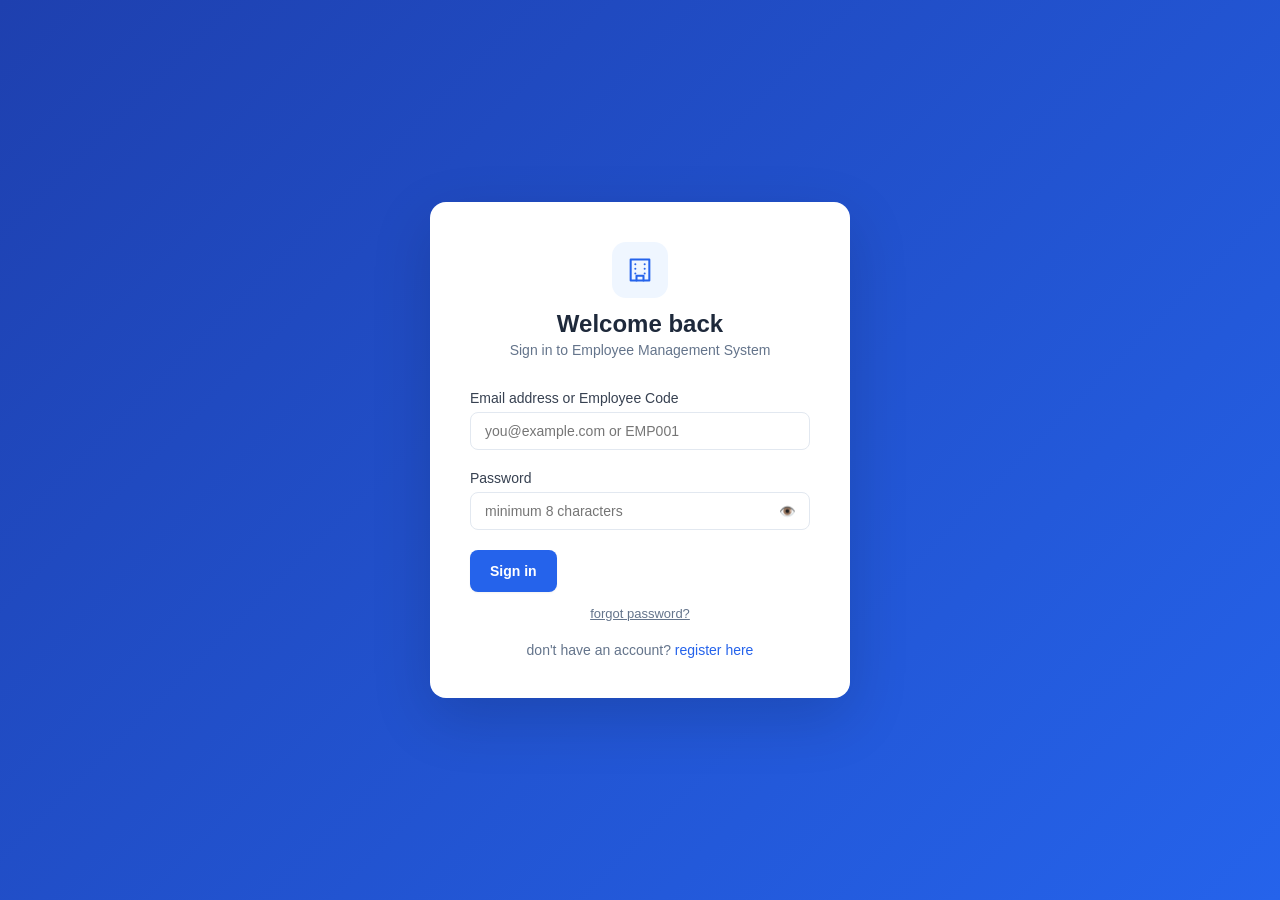
<file: frontend/login.html>
<!DOCTYPE html>
<html lang="en">
<head>
    <meta charset="UTF-8">
    <meta name="viewport" content="width=device-width, initial-scale=1.0">
    <title>Login — EMS</title>
    <link rel="stylesheet" href="css/style.css">
</head>
<body class="auth-page">

<div class="auth-card">
    <div class="auth-logo">
        <div class="auth-logo-icon"><svg class="icon"><use href="#i-building"></use></svg></div>
        <h1>Welcome back</h1>
        <p>Sign in to Employee Management System</p>
    </div>

    <!-- Error box — shows multiple errors together -->
    <div class="alert alert-error" id="error-box">
        <span class="alert-icon"><svg class="icon icon-lg"><use href="#i-alert-triangle"></use></svg></span>
        <div class="alert-content">
            <div class="alert-title">Please fix the following:</div>
            <ul class="alert-list" id="error-list"></ul>
        </div>
    </div>

    <div class="form-group">
        <label>Email address or Employee Code</label>
        <input type="text" id="email" autocomplete="username" placeholder="you@example.com or EMP001" name="username">
        <div class="field-error" id="email-error">please enter a valid email address or employee code</div>
    </div>

    <div class="form-group">
        <label>Password</label>
        <div style="position:relative">
            <input type="password" id="password" autocomplete="current-password" placeholder="minimum 8 characters" name="password" style="padding-right:40px">
            <button type="button" onclick="togglePasswordVisibility()" style="position:absolute;right:10px;top:50%;transform:translateY(-50%);background:none;border:none;cursor:pointer;color:#64748b;padding:4px" title="Show/Hide password">👁️</button>
        </div>
        <div class="field-error" id="password-error">password must be at least 8 characters</div>
    </div>

    <button class="btn btn-primary" id="login-btn" onclick="handleLogin()">
        Sign in
    </button>

    <div style="text-align:center;margin-top:12px">
        <a href="forgot-password.html" style="font-size:13px;color:#64748b">forgot password?</a>
    </div>

    <div class="auth-link">
        don't have an account? <a href="register.html">register here</a>
    </div>
</div>

<script src="js/icons.js"></script>
<script src="js/auth.js"></script>
<script>
    // Password visibility toggle
    function togglePasswordVisibility() {
        const passInput = document.getElementById('password');
        if (passInput.type === 'password') {
            passInput.type = 'text';
        } else {
            passInput.type = 'password';
        }
    }

    // If already logged in — go to dashboard
    if (isLoggedIn()) window.location.href = 'dashboard.html';
    


    // Client-side validation
    function validate() {
        const email = document.getElementById('email').value.trim();
        const password = document.getElementById('password').value;
        const errors = [];

        // Reset field errors
        document.getElementById('email').classList.remove('error');
        document.getElementById('password').classList.remove('error');
        document.getElementById('email-error').classList.remove('show');
        document.getElementById('password-error').classList.remove('show');

        // Email / Employee Code / Username check
        if (!email) {
            errors.push('email or employee code is required');
            document.getElementById('email').classList.add('error');
            document.getElementById('email-error').textContent = 'email or employee code is required';
            document.getElementById('email-error').classList.add('show');
        }

        // Password check
        if (!password) {
            errors.push('password is required');
            document.getElementById('password').classList.add('error');
            document.getElementById('password-error').textContent = 'password is required';
            document.getElementById('password-error').classList.add('show');
        } else if (password.length < 8) {
            errors.push('password must be at least 8 characters');
            document.getElementById('password').classList.add('error');
            document.getElementById('password-error').textContent = 'password must be at least 8 characters';
            document.getElementById('password-error').classList.add('show');
        }

        return errors;
    }

    function showErrors(errors) {
        const box = document.getElementById('error-box');
        const list = document.getElementById('error-list');
        if (!errors || errors.length === 0) {
            box.classList.remove('show');
            return;
        }
        const formatted = errors.map(e => {
            if (typeof e === 'string') return e;
            if (e && e.msg) return e.msg;
            return JSON.stringify(e);
        });
        list.innerHTML = formatted.map(e => `<li>${e}</li>`).join('');
        box.classList.add('show');
    }

    async function handleLogin() {
        const errors = validate();
        if (errors.length > 0) {
            showErrors(errors);
            return;
        }

        const btn = document.getElementById('login-btn');
        btn.disabled = true;
        btn.innerHTML = '<span class="loading"></span> signing in...';

        const email = document.getElementById('email').value.trim();
        const password = document.getElementById('password').value;

        try {
            const res = await fetch('http://localhost:8000/auth/login', {
                method: 'POST',
                headers: {'Content-Type': 'application/json'},
                body: JSON.stringify({email, password})
            });
            const data = await res.json();

        if (res.ok) {
            const payload = JSON.parse(atob(data.access_token.split('.')[1]));
            localStorage.setItem('token', data.access_token);
            localStorage.setItem('email', payload.sub);


            const meRes = await fetch('http://localhost:8000/auth/me', {
                headers: {'Authorization': `Bearer ${data.access_token}`}
            });
            const meData = await meRes.json();
            localStorage.setItem('is_admin', meData.is_admin);
            localStorage.setItem('emp_id', meData.employee_id || '');
            localStorage.setItem('employee_code', meData.employee_code || '');

            window.location.href = 'dashboard.html';
        } else {
                const errDetail = Array.isArray(data.detail)
                    ? data.detail.map(d => d.msg || 'invalid input')
                    : [data.detail || 'invalid email, employee code, or password'];
                showErrors(errDetail);
            }
        } catch(e) {
            showErrors(['connection failed. make sure server is running.']);
        }

        btn.disabled = false;
        btn.innerHTML = 'Sign in';
    }

    // Allow Enter key
    document.addEventListener('keydown', e => {
        if (e.key === 'Enter') handleLogin();
    });

    // Live validation — clear error when user types
    document.getElementById('email').addEventListener('input', () => {
        document.getElementById('email').classList.remove('error');
        document.getElementById('email-error').classList.remove('show');
        document.getElementById('error-box').classList.remove('show');
    });

    document.getElementById('password').addEventListener('input', () => {
        document.getElementById('password').classList.remove('error');
        document.getElementById('password-error').classList.remove('show');
        document.getElementById('error-box').classList.remove('show');
    });
</script>
</body>
</html>
</file>
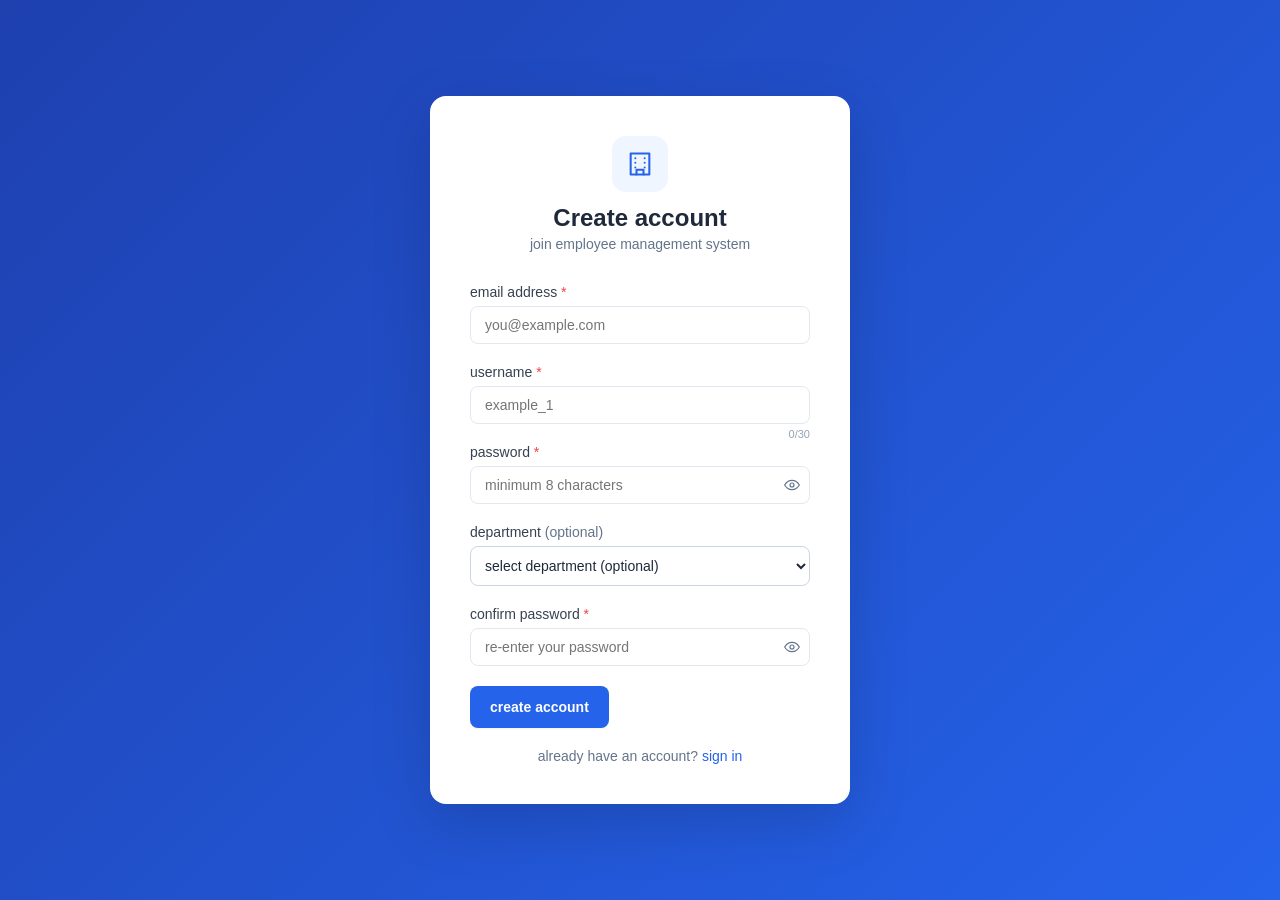
<file: frontend/register.html>
<!DOCTYPE html>
<html lang="en">
<head>
    <meta charset="UTF-8">
    <meta name="viewport" content="width=device-width, initial-scale=1.0">
    <title>Register — EMS</title>
    <link rel="stylesheet" href="css/style.css">
    <style>
        .password-rules {
            font-size: 11px;
            color: #64748b;
            margin-top: 6px;
            list-style: none;
        }
        .password-rules li {
            padding: 2px 0;
            transition: color 0.2s;
        }
        .password-rules li::before {
            content: "";
            display: inline-block;
            width: 6px;
            height: 6px;
            border-radius: 50%;
            border: 1.5px solid #cbd5e1;
            margin-right: 7px;
        }
        .password-rules li.pass { color: #1e293b; }
        .password-rules li.pass::before { background: #16a34a; border-color: #16a34a; }
        .char-count {
            font-size: 11px;
            color: #94a3b8;
            float: right;
            margin-top: 4px;
        }
    </style>
</head>
<body class="auth-page">

<div class="auth-card">
    <div class="auth-logo">
        <div class="auth-logo-icon"><svg class="icon"><use href="#i-building"></use></svg></div>
        <h1>Create account</h1>
        <p>join employee management system</p>
    </div>

    <!-- Summary error box -->
    <div class="alert alert-error" id="error-box">
        <span class="alert-icon"><svg class="icon icon-lg"><use href="#i-alert-triangle"></use></svg></span>
        <div class="alert-content">
            <div class="alert-title">please fix the following:</div>
            <ul class="alert-list" id="error-list"></ul>
        </div>
    </div>

    <!-- Success box -->
    <div class="alert alert-success" id="success-box">
        <span class="alert-icon"><svg class="icon icon-lg"><use href="#i-check-circle"></use></svg></span>
        <div class="alert-content">
            <div class="alert-title">account created successfully!</div>
            <div id="success-msg">redirecting to login...</div>
        </div>
    </div>

    <!-- Email -->
    <div class="form-group">
        <label>email address <span style="color:#ef4444">*</span></label>
        <input type="email" id="email" placeholder="you@example.com" maxlength="100" autocomplete="email">
        <div class="field-error" id="email-error"></div>
    </div>

    <!-- Username -->
    <div class="form-group">
        <label>username <span style="color:#ef4444">*</span></label>
        <input type="text" id="username" placeholder="example_1" maxlength="30" autocomplete="username">
        <div class="field-error" id="username-error"></div>
        <span class="char-count" id="username-count">0/30</span>
    </div>

    <!-- Password -->
    <div class="form-group">
        <label>password <span style="color:#ef4444">*</span></label>
        <div style="position:relative">
            <input type="password" id="password" placeholder="minimum 8 characters" maxlength="50" autocomplete="new-password">
            <button type="button" id="toggle-password" onclick="togglePassword('password','toggle-password')" aria-label="Show password"
                style="position:absolute;right:10px;top:50%;transform:translateY(-50%);background:none;border:none;cursor:pointer;color:#64748b;display:flex"><svg class="icon"><use href="#i-eye"></use></svg></button>
        </div>
        <div class="field-error" id="password-error"></div>

        <!-- Strength bar -->
        <div id="strength-bar" style="margin-top:8px;height:4px;border-radius:4px;background:#e2e8f0;display:none">
            <div id="strength-fill" style="height:100%;border-radius:4px;transition:all 0.3s;width:0%"></div>
        </div>
        <div id="strength-text" style="font-size:11px;margin-top:4px;display:none"></div>

        <!-- Password rules -->
        <ul class="password-rules" id="password-rules" style="display:none">
            <li id="rule-length">at least 8 characters</li>
            <li id="rule-upper">at least one uppercase letter</li>
            <li id="rule-number">at least one number</li>
            <li id="rule-special">at least one special character (bonus)</li>
        </ul>
    </div>

    <!-- Department Selection -->
    <div class="form-group">
        <label>department <span style="font-weight:400;color:#64748b">(optional)</span></label>
        <select id="department" style="width:100%;padding:10px;border:1px solid #cbd5e1;border-radius:8px;font-size:14px;background:white">
            <option value="">select department (optional)</option>
        </select>
    </div>

    <!-- Confirm password -->
    <div class="form-group">
        <label>confirm password <span style="color:#ef4444">*</span></label>
        <div style="position:relative">
            <input type="password" id="confirm-password" placeholder="re-enter your password" maxlength="50" autocomplete="new-password">
            <button type="button" onclick="togglePassword('confirm-password','toggle-confirm')" id="toggle-confirm" aria-label="Show password"
                style="position:absolute;right:10px;top:50%;transform:translateY(-50%);background:none;border:none;cursor:pointer;color:#64748b;display:flex"><svg class="icon"><use href="#i-eye"></use></svg></button>
        </div>
        <div class="field-error" id="confirm-error"></div>
        <div id="match-indicator" style="font-size:11px;margin-top:4px;display:none"></div>
    </div>

    <button class="btn btn-primary" id="register-btn" onclick="handleRegister()">
        create account
    </button>

    <div class="auth-link">
        already have an account? <a href="login.html">sign in</a>
    </div>
</div>

<script src="js/icons.js"></script>
<script src="js/auth.js"></script>
<script>
    // Redirect if already logged in
    if (isLoggedIn()) window.location.href = 'dashboard.html';

    // Toggle password visibility
    function togglePassword(inputId, btnId) {
        const input = document.getElementById(inputId);
        const btn = document.getElementById(btnId);
        const use = btn.querySelector('use');
        if (input.type === 'password') {
            input.type = 'text';
            use.setAttribute('href', '#i-eye-off');
            btn.setAttribute('aria-label', 'Hide password');
        } else {
            input.type = 'password';
            use.setAttribute('href', '#i-eye');
            btn.setAttribute('aria-label', 'Show password');
        }
    }

    // Helper functions
    function clearFieldError(id) {
        document.getElementById(id).classList.remove('error');
        const errorEl = document.getElementById(`${id}-error`);
        if (errorEl) { errorEl.textContent = ''; errorEl.classList.remove('show'); }
        document.getElementById('error-box').classList.remove('show');
    }

    function setFieldError(id, msg) {
        document.getElementById(id).classList.add('error');
        const errorEl = document.getElementById(`${id}-error`);
        if (errorEl) { errorEl.textContent = msg; errorEl.classList.add('show'); }
    }

    // Username character counter
    document.getElementById('username').addEventListener('input', function() {
        const len = this.value.length;
        document.getElementById('username-count').textContent = `${len}/30`;
        clearFieldError('username');
    });

    // Password strength + rules
    document.getElementById('password').addEventListener('input', function() {
        const val = this.value;
        const bar = document.getElementById('strength-bar');
        const fill = document.getElementById('strength-fill');
        const text = document.getElementById('strength-text');
        const rules = document.getElementById('password-rules');

        if (!val) {
            bar.style.display = 'none';
            text.style.display = 'none';
            rules.style.display = 'none';
            return;
        }

        bar.style.display = 'block';
        text.style.display = 'block';
        rules.style.display = 'block';

        // Update rules
        const hasLength = val.length >= 8;
        const hasUpper = /[A-Z]/.test(val);
        const hasNumber = /[0-9]/.test(val);
        const hasSpecial = /[^A-Za-z0-9]/.test(val);

        updateRule('rule-length', hasLength);
        updateRule('rule-upper', hasUpper);
        updateRule('rule-number', hasNumber);
        updateRule('rule-special', hasSpecial);

        // Strength score
        let score = [hasLength, hasUpper, hasNumber, hasSpecial].filter(Boolean).length;
        const levels = [
            { color: '#ef4444', label: 'weak', width: '25%' },
            { color: '#f59e0b', label: 'fair', width: '50%' },
            { color: '#3b82f6', label: 'good', width: '75%' },
            { color: '#22c55e', label: 'strong', width: '100%' }
        ];
        const level = levels[score - 1] || levels[0];
        fill.style.background = level.color;
        fill.style.width = level.width;
        text.style.color = level.color;
        text.textContent = `password strength: ${level.label}`;

        clearFieldError('password');

        // Update match indicator if confirm has value
        checkPasswordMatch();
    });

    function updateRule(id, passed) {
        const el = document.getElementById(id);
        el.className = passed ? 'pass' : '';
    }

    // Confirm password match indicator
    document.getElementById('confirm-password').addEventListener('input', function() {
        document.getElementById('confirm-password').classList.remove('error');
        document.getElementById('confirm-error').classList.remove('show');
        checkPasswordMatch();
    });

    function checkPasswordMatch() {
        const password = document.getElementById('password').value;
        const confirm = document.getElementById('confirm-password').value;
        const indicator = document.getElementById('match-indicator');

        if (!confirm) { indicator.style.display = 'none'; return; }

        indicator.style.display = 'block';
        if (password === confirm) {
            indicator.style.color = '#16a34a';
            indicator.textContent = 'passwords match';
        } else {
            indicator.style.color = '#ef4444';
            indicator.textContent = 'passwords do not match';
        }
    }

    // Blur validation — runs when user leaves each field
    document.getElementById('email').addEventListener('blur', function() {
        const val = this.value.trim();
        clearFieldError('email');
        if (!val) {
            setFieldError('email', 'email is required');
        } else if (!/^[^\s@]+@[^\s@]+\.[^\s@]+$/.test(val)) {
            setFieldError('email', 'enter a valid email address');
        } else if (val.length > 100) {
            setFieldError('email', 'email is too long');
        }
    });

    document.getElementById('username').addEventListener('blur', function() {
        const val = this.value.trim();
        clearFieldError('username');
        if (!val) {
            setFieldError('username', 'username is required');
        } else if (val.length < 3) {
            setFieldError('username', 'username must be at least 3 characters');
        } else if (/\s/.test(val)) {
            setFieldError('username', 'username cannot contain spaces');
        } else if (!/^[a-zA-Z0-9_]+$/.test(val)) {
            setFieldError('username', 'username can only contain letters, numbers and underscore');
        }
    });

    document.getElementById('password').addEventListener('blur', function() {
        const val = this.value;
        clearFieldError('password');
        if (!val) {
            setFieldError('password', 'password is required');
        } else if (val.length < 8) {
            setFieldError('password', 'password must be at least 8 characters');
        }
    });

    document.getElementById('confirm-password').addEventListener('blur', function() {
        const val = this.value;
        const password = document.getElementById('password').value;
        document.getElementById('confirm-password').classList.remove('error');
        document.getElementById('confirm-error').classList.remove('show');
        if (!val) {
            setFieldError('confirm-password', 'please confirm your password');
        } else if (val !== password) {
            setFieldError('confirm-password', 'passwords do not match');
        }
    });

    // Clear errors on input
    document.getElementById('email').addEventListener('input', () => clearFieldError('email'));

    // Full validation on submit
    function validate() {
        const email = document.getElementById('email').value.trim();
        const username = document.getElementById('username').value.trim();
        const password = document.getElementById('password').value;
        const confirm = document.getElementById('confirm-password').value;
        const errors = [];

        // Email
        if (!email) {
            setFieldError('email', 'email is required');
            errors.push('email is required');
        } else if (!/^[^\s@]+@[^\s@]+\.[^\s@]+$/.test(email)) {
            setFieldError('email', 'enter a valid email address');
            errors.push('enter a valid email address');
        }

        // Username — sequential
        if (!username) {
            setFieldError('username', 'username is required');
            errors.push('username is required');
        } else if (username.length < 3) {
            setFieldError('username', 'username must be at least 3 characters');
            errors.push('username must be at least 3 characters');
        } else if (/\s/.test(username)) {
            setFieldError('username', 'username cannot contain spaces');
            errors.push('username cannot contain spaces');
        } else if (!/^[a-zA-Z0-9_]+$/.test(username)) {
            setFieldError('username', 'only letters, numbers and underscore allowed');
            errors.push('only letters, numbers and underscore allowed in username');
        }

        // Password — sequential
        if (!password) {
            setFieldError('password', 'password is required');
            errors.push('password is required');
        } else if (password.length < 8) {
            setFieldError('password', 'password must be at least 8 characters');
            errors.push('password must be at least 8 characters');
        }

        // Confirm password — sequential
        if (!confirm) {
            setFieldError('confirm-password', 'please confirm your password');
            errors.push('please confirm your password');
        } else if (password !== confirm) {
            setFieldError('confirm-password', 'passwords do not match');
            errors.push('passwords do not match');
        }

        return errors;
    }

    function showErrors(errors) {
        if (!errors.length) return;
        document.getElementById('error-list').innerHTML = errors.map(e => `<li>${e}</li>`).join('');
        document.getElementById('error-box').classList.add('show');
        document.getElementById('error-box').scrollIntoView({behavior: 'smooth', block: 'nearest'});
    }

    function resetForm() {
        ['email', 'username', 'password', 'confirm-password'].forEach(id => {
            document.getElementById(id).value = '';
            document.getElementById(id).classList.remove('error');
            const err = document.getElementById(`${id}-error`);
            if (err) { err.textContent = ''; err.classList.remove('show'); }
        });
        document.getElementById('strength-bar').style.display = 'none';
        document.getElementById('strength-text').style.display = 'none';
        document.getElementById('password-rules').style.display = 'none';
        document.getElementById('match-indicator').style.display = 'none';
        document.getElementById('username-count').textContent = '0/30';
        document.getElementById('error-box').classList.remove('show');
    }

    async function loadDepartments() {
        try {
            const res = await fetch('http://localhost:8000/departments/');
            if (res.ok) {
                const depts = await res.json();
                const sel = document.getElementById('department');
                if (sel && depts.length) {
                    sel.innerHTML = '<option value="">select department (optional)</option>' +
                        depts.map(d => `<option value="${d.id}">${d.name}</option>`).join('');
                }
            }
        } catch(e) {}
    }
    loadDepartments();

    async function handleRegister() {
        document.getElementById('error-box').classList.remove('show');
        document.getElementById('success-box').classList.remove('show');

        const errors = validate();
        if (errors.length > 0) { showErrors(errors); return; }

        const btn = document.getElementById('register-btn');
        btn.disabled = true;
        btn.innerHTML = '<span class="loading"></span> creating account...';

        const deptVal = document.getElementById('department') ? document.getElementById('department').value : '';
        const body = {
            email: document.getElementById('email').value.trim(),
            username: document.getElementById('username').value.trim(),
            password: document.getElementById('password').value
        };
        if (deptVal) body.department_id = parseInt(deptVal);

        try {
            const res = await fetch('http://localhost:8000/auth/register', {
                method: 'POST',
                headers: {'Content-Type': 'application/json'},
                body: JSON.stringify(body)
            });
            const data = await res.json();

            if (res.ok) {
                resetForm();
                const empCode = data.employee_code || '';
                document.getElementById('success-msg').innerHTML = `
                    your employee code is 
                    <strong style="color:#16a34a;font-size:16px;letter-spacing:1px">
                        ${empCode}
                    </strong>
                    <br>
                    <span style="font-size:12px;color:#4b5563">
                        save this code — you can use it to login anytime
                    </span>
                    <br><br>
                    redirecting to login in 3 seconds...
                `;
                document.getElementById('success-box').classList.add('show');
                localStorage.setItem('new_emp_code', empCode);
                setTimeout(() => window.location.href = 'login.html', 3000);
            } else {
                // Handle both string and array error formats from server
                if (typeof data.detail === 'string') {
                    showErrors([data.detail]);
                } else if (Array.isArray(data.detail)) {
                    showErrors(data.detail.map(e => e.msg || e));
                } else {
                    showErrors(['registration failed. please try again.']);
                }
            }
        } catch(e) {
            showErrors(['connection failed. make sure server is running.']);
        }

        btn.disabled = false;
        btn.innerHTML = 'create account';
    }

    // Enter key support
    document.addEventListener('keydown', e => {
        if (e.key === 'Enter') handleRegister();
    });
</script>
</body>
</html>
</file>
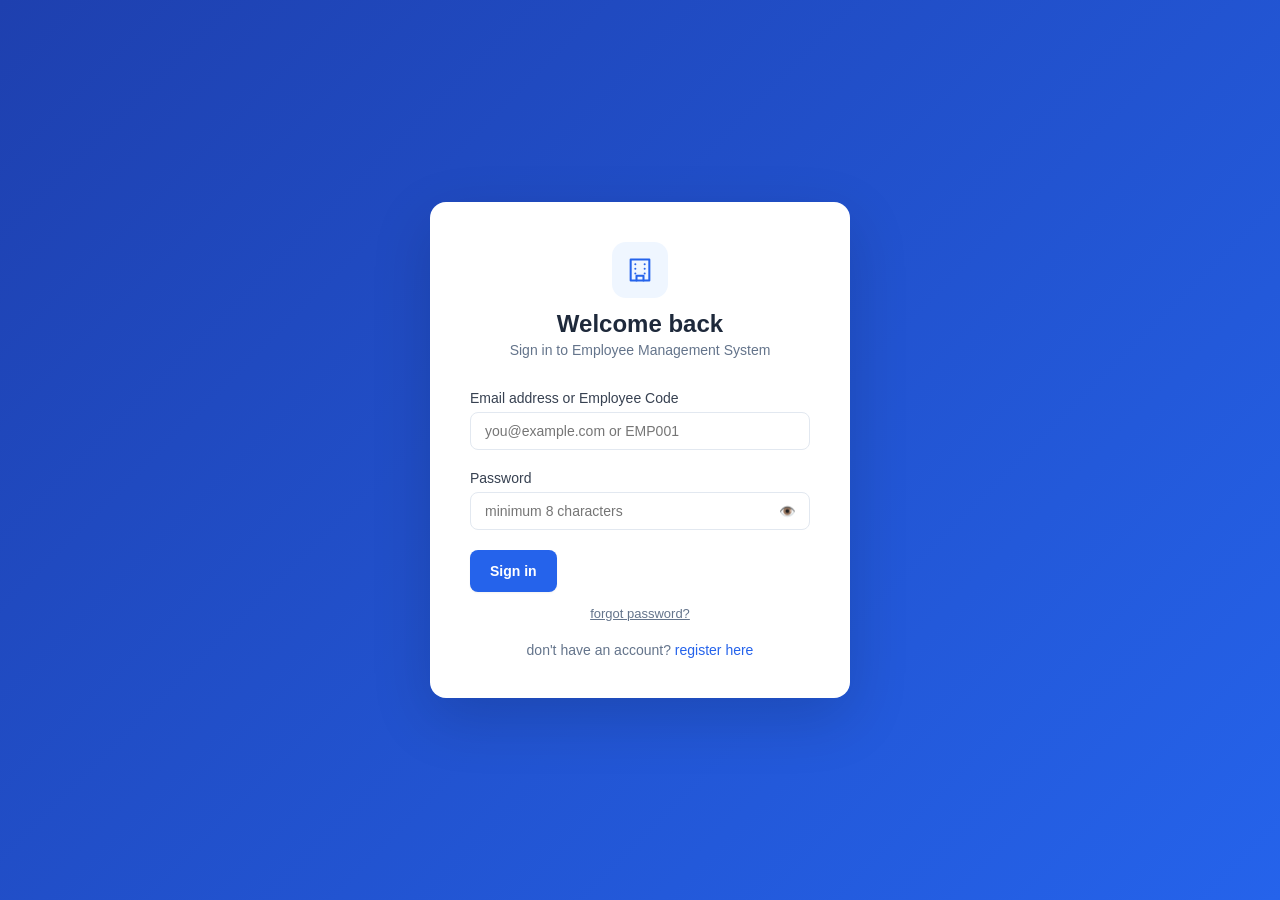
<file: frontend/settings.html>
<!DOCTYPE html>
<html lang="en">
<head>
    <meta charset="UTF-8">
    <meta name="viewport" content="width=device-width, initial-scale=1.0">
    <title>Settings — EMS</title>
    <link rel="stylesheet" href="css/style.css">
    <style>
        .settings-grid {
            display: grid;
            grid-template-columns: 1fr;
            gap: 24px;
        }
        .readonly-val {
            padding: 10px 14px;
            background: #f8fafc;
            border: 1.5px solid #e2e8f0;
            border-radius: 8px;
            font-size: 14px;
            color: #64748b;
        }
        .profile-form-grid {
            display: grid;
            grid-template-columns: 1fr 1fr;
            gap: 16px;
        }
        @media (max-width: 640px) {
            .profile-form-grid { grid-template-columns: 1fr; }
        }
        .info-row {
            display: flex;
            justify-content: space-between;
            align-items: center;
            padding: 12px 0;
            border-bottom: 1px solid #f1f5f9;
            font-size: 14px;
        }
        .info-row:last-child { border-bottom: none; }
        .info-label { color: #64748b; font-weight: 500; }
        .info-value { color: #1e293b; font-weight: 600; }
    </style>
</head>
<body>

<nav class="navbar">
    <a href="dashboard.html" class="navbar-brand"><svg class="icon"><use href="#i-building"></use></svg> EMS</a>
    <div class="navbar-nav">
        <a href="dashboard.html" class="nav-link">Dashboard</a>
        <a href="employees.html" class="nav-link" id="emp-link" style="display:none">Employees</a>
        <a href="departments.html" class="nav-link" id="dept-link" style="display:none">Departments</a>
        <a href="attendance.html" class="nav-link">Attendance</a>
        <a href="leaves.html" class="nav-link">Leaves</a>
        <a href="admin.html" class="nav-link" id="admin-link" style="display:none"><svg class="icon"><use href="#i-settings"></use></svg> Admin</a>
    </div>
    <div class="navbar-user">
        <span class="user-badge" id="user-email"></span>
        <span class="admin-badge" id="admin-badge" style="display:none">ADMIN</span>
        <a href="settings.html" class="nav-link active">⚙️ settings</a>
        <button class="btn btn-secondary btn-sm" onclick="logout()">logout</button>
    </div>
</nav>

<div class="main-content">
    <div style="margin-bottom:20px">
        <h1 style="font-size:22px;font-weight:700;color:#1e293b">Account Settings</h1>
        <p style="font-size:14px;color:#64748b;margin-top:2px">manage your profile details and security settings</p>
    </div>

    <div class="settings-grid">

        <!-- SECTION 1: MY PROFILE -->
        <div class="card">
            <div class="card-header">
                <div class="card-title"><svg class="icon"><use href="#i-user"></use></svg> My Profile</div>
                <div id="profile-action-btns">
                    <button class="btn btn-secondary btn-sm" id="btn-edit-profile" onclick="enableProfileEdit()">edit profile</button>
                </div>
            </div>

            <div class="alert alert-error" id="profile-error">
                <span class="alert-icon"><svg class="icon icon-lg"><use href="#i-alert-triangle"></use></svg></span>
                <div class="alert-content">
                    <div class="alert-title">please fix the following:</div>
                    <ul class="alert-list" id="profile-error-list"></ul>
                </div>
            </div>
            <div class="alert alert-success" id="profile-success">
                <span class="alert-icon"><svg class="icon icon-lg"><use href="#i-check-circle"></use></svg></span>
                <div class="alert-content"><div id="profile-success-msg">profile updated successfully</div></div>
            </div>

            <div id="profile-unlinked-msg" style="display:none;background:#fef9c3;border:1px solid #fde68a;border-radius:8px;padding:14px;font-size:14px;color:#a16207;margin-bottom:16px">
                <svg class="icon" style="margin-right:6px"><use href="#i-alert-triangle"></use></svg>
                your account is not linked to an employee record yet. contact your admin to link your account.
            </div>

            <div class="profile-form-grid">
                <div class="form-group">
                    <label>first name <span style="color:#ef4444">*</span></label>
                    <input type="text" id="p-firstname" disabled>
                    <div class="field-error" id="p-firstname-error"></div>
                </div>

                <div class="form-group">
                    <label>last name <span style="color:#ef4444">*</span></label>
                    <input type="text" id="p-lastname" disabled>
                    <div class="field-error" id="p-lastname-error"></div>
                </div>

                <div class="form-group">
                    <label>email address <span style="font-size:11px;color:#64748b">(read-only)</span></label>
                    <div class="readonly-val" id="p-email">—</div>
                </div>

                <div class="form-group">
                    <label>phone number</label>
                    <input type="tel" id="p-phone" placeholder="10-15 digits" disabled>
                    <div class="field-error" id="p-phone-error"></div>
                </div>

                <div class="form-group">
                    <label>position <span style="font-size:11px;color:#64748b">(read-only — admin only)</span></label>
                    <div class="readonly-val" id="p-position">—</div>
                </div>

                <div class="form-group">
                    <label>employee code <span style="font-size:11px;color:#64748b">(read-only)</span></label>
                    <div class="readonly-val" id="p-code">—</div>
                </div>

                <div class="form-group" style="grid-column:1 / -1">
                    <label>department <span style="font-size:11px;color:#64748b">(read-only)</span></label>
                    <div class="readonly-val" id="p-department">—</div>
                </div>
            </div>

            <div id="edit-buttons" style="display:none;gap:10px;justify-content:flex-end;margin-top:16px">
                <button class="btn btn-secondary" onclick="cancelProfileEdit()">cancel</button>
                <button class="btn btn-primary" style="width:auto" id="btn-save-profile" onclick="saveProfile()">save changes</button>
            </div>
        </div>

        <!-- SECTION 2: ACCOUNT INFO -->
        <div class="card">
            <div class="card-header">
                <div class="card-title"><svg class="icon"><use href="#i-shield"></use></svg> Account Info</div>
            </div>
            <div>
                <div class="info-row">
                    <span class="info-label">email address</span>
                    <span class="info-value" id="acc-email">—</span>
                </div>
                <div class="info-row">
                    <span class="info-label">username</span>
                    <span class="info-value" id="acc-username">—</span>
                </div>
                <div class="info-row">
                    <span class="info-label">account created date</span>
                    <span class="info-value" id="acc-created">—</span>
                </div>
                <div class="info-row">
                    <span class="info-label">account status</span>
                    <span class="info-value"><span class="badge badge-green">active</span></span>
                </div>
                <div class="info-row">
                    <span class="info-label">role & privileges</span>
                    <span class="info-value" id="acc-admin-status"><span class="badge badge-gray">regular user</span></span>
                </div>
            </div>
        </div>

        <!-- SECTION 3: CHANGE PASSWORD -->
        <div class="card">
            <div class="card-header">
                <div class="card-title"><svg class="icon"><use href="#i-lock"></use></svg> Change Password</div>
            </div>

            <p style="font-size:13px;color:#64748b;margin-bottom:16px">
                update your password for better security. <br>
                <span style="color:#2563eb">note: if you forgot your current password, use <a href="forgot-password.html" style="color:#2563eb;text-decoration:underline">forgot password</a> on login page.</span>
            </p>

            <div class="alert alert-error" id="pass-error">
                <span class="alert-icon"><svg class="icon icon-lg"><use href="#i-alert-triangle"></use></svg></span>
                <div class="alert-content">
                    <div class="alert-title">please fix the following:</div>
                    <ul class="alert-list" id="pass-error-list"></ul>
                </div>
            </div>
            <div class="alert alert-success" id="pass-success">
                <span class="alert-icon"><svg class="icon icon-lg"><use href="#i-check-circle"></use></svg></span>
                <div class="alert-content"><div id="pass-success-msg">password updated successfully</div></div>
            </div>

            <div style="max-width:500px">
                <div class="form-group">
                    <label>current password <span style="color:#ef4444">*</span></label>
                    <div style="position:relative">
                        <input type="password" id="cp-current" placeholder="enter current password" maxlength="50">
                        <button type="button" id="toggle-curr" onclick="togglePassword('cp-current','toggle-curr')" aria-label="Show password"
                            style="position:absolute;right:10px;top:50%;transform:translateY(-50%);background:none;border:none;cursor:pointer;color:#64748b;display:flex"><svg class="icon"><use href="#i-eye"></use></svg></button>
                    </div>
                    <div class="field-error" id="cp-current-error"></div>
                </div>

                <div class="form-group">
                    <label>new password <span style="color:#ef4444">*</span></label>
                    <div style="position:relative">
                        <input type="password" id="cp-new" placeholder="minimum 8 characters" maxlength="50">
                        <button type="button" id="toggle-new" onclick="togglePassword('cp-new','toggle-new')" aria-label="Show password"
                            style="position:absolute;right:10px;top:50%;transform:translateY(-50%);background:none;border:none;cursor:pointer;color:#64748b;display:flex"><svg class="icon"><use href="#i-eye"></use></svg></button>
                    </div>
                    <div class="field-error" id="cp-new-error"></div>

                    <!-- Strength indicator -->
                    <div id="cp-strength-bar" style="margin-top:8px;height:4px;border-radius:4px;background:#e2e8f0;display:none">
                        <div id="cp-strength-fill" style="height:100%;border-radius:4px;transition:all 0.3s;width:0%"></div>
                    </div>
                    <div id="cp-strength-text" style="font-size:11px;margin-top:4px;display:none"></div>
                </div>

                <div class="form-group">
                    <label>confirm new password <span style="color:#ef4444">*</span></label>
                    <div style="position:relative">
                        <input type="password" id="cp-confirm" placeholder="re-enter new password" maxlength="50">
                        <button type="button" id="toggle-conf" onclick="togglePassword('cp-confirm','toggle-conf')" aria-label="Show password"
                            style="position:absolute;right:10px;top:50%;transform:translateY(-50%);background:none;border:none;cursor:pointer;color:#64748b;display:flex"><svg class="icon"><use href="#i-eye"></use></svg></button>
                    </div>
                    <div class="field-error" id="cp-confirm-error"></div>
                    <div id="cp-match-indicator" style="font-size:11px;margin-top:4px;display:none"></div>
                </div>

                <button class="btn btn-primary" style="width:auto" id="btn-change-pass" onclick="handleChangePassword()">
                    update password
                </button>
            </div>
        </div>

        <!-- Section 4: Payslip Generator -->
        <div class="card" style="margin-top:24px">
            <div class="card-header">
                <div class="card-title"><svg class="icon"><use href="#i-download"></use></svg> monthly payslip & salary statement</div>
            </div>
            <p style="color:#64748b;font-size:14px;margin-bottom:16px">
                calculate day-wise salary, attendance & leave balance deductions, and view itemized monthly payslip.
            </p>
            <div style="display:flex;gap:12px;align-items:flex-end;margin-bottom:16px;flex-wrap:wrap">
                <div class="form-group" style="margin:0;min-width:140px">
                    <label>month</label>
                    <select id="ps-month">
                        <option value="1">january</option>
                        <option value="2">february</option>
                        <option value="3">march</option>
                        <option value="4">april</option>
                        <option value="5">may</option>
                        <option value="6">june</option>
                        <option value="7">july</option>
                        <option value="8" selected>august</option>
                        <option value="9">september</option>
                        <option value="10">october</option>
                        <option value="11">november</option>
                        <option value="12">december</option>
                    </select>
                </div>
                <div class="form-group" style="margin:0;min-width:140px">
                    <label>year</label>
                    <input type="number" id="ps-year" value="2026" min="2020" max="2030">
                </div>
                <button class="btn btn-success" onclick="generatePayslip()">generate payslip</button>
            </div>

            <div id="payslip-result" style="display:none;background:#f8fafc;border:1px solid #e2e8f0;border-radius:10px;padding:20px;margin-top:16px">
                <div style="display:flex;justify-content:space-between;align-items:center;border-bottom:1px solid #e2e8f0;padding-bottom:12px;margin-bottom:12px">
                    <div>
                        <h4 style="margin:0;color:#1e40af" id="ps-emp-name">Payslip</h4>
                        <div style="font-size:13px;color:#64748b" id="ps-emp-code"></div>
                    </div>
                    <div style="text-align:right">
                        <div style="font-weight:700;color:#0f172a" id="ps-period"></div>
                        <div style="font-size:12px;color:#16a34a;font-weight:600">STATUS: GENERATED</div>
                    </div>
                </div>
                <div style="display:grid;grid-template-columns:1fr 1fr;gap:16px;font-size:14px">
                    <div>
                        <div style="color:#64748b;font-size:12px;text-transform:uppercase;font-weight:600">Earnings & Base Rate</div>
                        <div style="margin-top:8px">Base Monthly Salary: <strong id="ps-base">₹0</strong></div>
                        <div>Days in Month: <strong id="ps-days-m">30</strong></div>
                        <div>Daily Rate: <strong id="ps-daily">₹0</strong></div>
                        <div>Present Days: <strong id="ps-present">0</strong></div>
                    </div>
                    <div>
                        <div style="color:#64748b;font-size:12px;text-transform:uppercase;font-weight:600">Deductions Breakdown</div>
                        <div style="margin-top:8px">Half-Day Cut: <span style="color:#dc2626" id="ps-half-cut">₹0</span></div>
                        <div>Absent Cut: <span style="color:#dc2626" id="ps-absent-cut">₹0</span></div>
                        <div>Unpaid Excess Leave Cut: <span style="color:#dc2626" id="ps-unpaid-cut">₹0</span></div>
                        <div>Total Deductions: <strong style="color:#dc2626" id="ps-total-ded">₹0</strong></div>
                    </div>
                </div>
                <div style="margin-top:16px;padding-top:12px;border-top:2px dashed #cbd5e1;display:flex;justify-content:space-between;align-items:center;flex-wrap:wrap;gap:12px">
                    <div>
                        <div style="font-size:14px;color:#64748b">Net Payable Salary:</div>
                        <div style="font-size:24px;font-weight:800;color:#16a34a" id="ps-net">₹0</div>
                    </div>
                    <button class="btn btn-primary btn-sm" onclick="printPayslipModal()">🖨️ Print / Save PDF Payslip</button>
                </div>
            </div>
        <!-- Section 5: Resignation Request -->
        <div class="card" style="margin-top:24px;border:1px solid #fee2e2">
            <div class="card-header">
                <div class="card-title" style="color:#dc2626"><svg class="icon"><use href="#i-alert-triangle"></use></svg> Employee Resignation Request</div>
            </div>
            <p style="color:#64748b;font-size:14px;margin-bottom:16px">
                Submit a formal resignation request to your management. Upon submission, your request will be reviewed by admin for approval.
            </p>

            <div id="resignation-box">
                <div id="resignation-status-msg" style="margin-bottom:16px;display:none"></div>
                <div id="resignation-input-container">

                    <div class="form-group" style="margin-bottom:12px">
                        <label style="font-weight:600;color:#334155">proposed last working date</label>
                        <input type="date" id="resignation-last-date" onchange="calculateNoticeServed()" style="width:100%">
                    </div>

                    <div id="resignation-calc-preview" style="background:#f8fafc;border:1px solid #e2e8f0;padding:12px 16px;border-radius:8px;font-size:13px;color:#475569;margin-bottom:16px">
                        Notice Served: <strong id="notice-served-days">30</strong> days | Shortfall: <strong id="notice-shortfall-days" style="color:#16a34a">0</strong> days
                    </div>

                    <div class="form-group" style="margin-bottom:16px">
                        <label style="font-weight:600;color:#334155">reason for resignation <span style="font-weight:400;color:#64748b">(optional)</span></label>
                        <textarea id="resignation-reason" placeholder="write your reason for resignation (optional)..." style="width:100%;height:80px;padding:10px;border:1px solid #cbd5e1;border-radius:8px;font-family:inherit;font-size:14px;resize:vertical"></textarea>
                    </div>
                    <div style="display:flex;gap:10px;align-items:center;flex-wrap:wrap">
                        <button class="btn btn-danger" id="btn-submit-resignation" onclick="submitSettingsResignation()" style="width:auto">
                            submit resignation request
                        </button>
                        <button class="btn btn-secondary" onclick="viewMyFnFStatement()" style="width:auto;background:#f1f5f9;color:#334155">
                            view FnF settlement calculation
                        </button>
                    </div>
                </div>
            </div>
        </div>

    </div>
</div>

<!-- PRINT / PDF DOCUMENT MODAL -->
<div class="modal-overlay" id="print-modal">
    <div class="modal" style="max-width:650px;width:95%">
        <div class="modal-header">
            <div class="modal-title" id="print-modal-title">Formal Document</div>
            <button class="modal-close" onclick="closePrintModal()"><svg class="icon"><use href="#i-x"></use></svg></button>
        </div>
        <div class="modal-body" id="print-modal-body" style="font-family:monospace;background:#f8fafc;padding:20px;border-radius:8px;border:1px solid #e2e8f0;white-space:pre-wrap;line-height:1.6;font-size:14px;color:#1e293b">
            Loading document...
        </div>
        <div class="modal-footer" style="display:flex;justify-content:space-between;align-items:center">
            <button class="btn btn-secondary" onclick="closePrintModal()">Close</button>
            <button class="btn btn-primary" onclick="window.print()">🖨️ Print / Save as PDF</button>
        </div>
    </div>
</div>

<script src="js/icons.js"></script>
<script src="js/auth.js"></script>
<script>
    requireLogin();

    document.getElementById('user-email').textContent = getCurrentEmail();
    if (isAdmin()) {
        document.getElementById('admin-badge').style.display = 'inline';
        document.getElementById('admin-link').style.display = 'inline';
        if (document.getElementById('emp-link')) document.getElementById('emp-link').style.display = 'inline';
        if (document.getElementById('dept-link')) document.getElementById('dept-link').style.display = 'inline';
    }

    let currentEmpId = null;
    let originalEmployee = null;

    // Toggle password visibility helper
    function togglePassword(inputId, btnId) {
        const input = document.getElementById(inputId);
        const btn = document.getElementById(btnId);
        const use = btn.querySelector('use');
        if (input.type === 'password') {
            input.type = 'text';
            use.setAttribute('href', '#i-eye-off');
        } else {
            input.type = 'password';
            use.setAttribute('href', '#i-eye');
        }
    }

    // Load initial settings data
    async function loadSettings() {
        // Load Account Info from /auth/me
        try {
            const meRes = await fetch('http://localhost:8000/auth/me', { headers: authHeaders() });
            if (meRes.ok) {
                const meData = await meRes.json();
                document.getElementById('acc-email').textContent = meData.email || '—';
                document.getElementById('acc-username').textContent = meData.username || '—';
                
                if (meData.created_at) {
                    const dt = new Date(meData.created_at);
                    document.getElementById('acc-created').textContent = dt.toLocaleDateString('en-IN', {
                        year: 'numeric', month: 'long', day: 'numeric'
                    });
                }

                if (meData.is_admin) {
                    document.getElementById('acc-admin-status').innerHTML = '<span class="badge badge-yellow">ADMIN</span>';
                } else {
                    document.getElementById('acc-admin-status').innerHTML = '<span class="badge badge-gray">regular user</span>';
                }

                if (meData.employee_id) {
                    currentEmpId = meData.employee_id;
                    localStorage.setItem('emp_id', currentEmpId);
                }
                if (meData.employee_code) {
                    localStorage.setItem('employee_code', meData.employee_code);
                }
            }
        } catch(e) {
            console.error('failed to load account info', e);
        }

        // Load Employee Profile if emp_id exists
        const empId = localStorage.getItem('emp_id') || currentEmpId;
        if (!empId || empId === 'null') {
            document.getElementById('profile-unlinked-msg').style.display = 'block';
            document.getElementById('btn-edit-profile').style.display = 'none';
            return;
        }

        try {
            const empRes = await fetch(`http://localhost:8000/employees/${empId}`, { headers: authHeaders() });
            if (empRes.ok) {
                const emp = await empRes.json();
                originalEmployee = emp;
                document.getElementById('p-firstname').value = emp.first_name || '';
                document.getElementById('p-lastname').value = emp.last_name || '';
                document.getElementById('p-email').textContent = emp.email || '—';
                document.getElementById('p-phone').value = emp.phone || '';
                document.getElementById('p-position').textContent = emp.position || 'employee';
                document.getElementById('p-code').textContent = emp.employee_code || `EMP${String(emp.id).padStart(3,'0')}`;

                let requiredNoticeDays = 30;
                const level = emp.level || 'L3';
                let levelLabel = 'L3 — Junior Role (30 Days Notice)';
                if (level === 'L1') { requiredNoticeDays = 90; levelLabel = 'L1 — Senior / Leadership Role (90 Days Notice)'; }
                else if (level === 'L2') { requiredNoticeDays = 60; levelLabel = 'L2 — Executive / Mid-Level Role (60 Days Notice)'; }
                else { requiredNoticeDays = 30; levelLabel = 'L3 — Junior Role (30 Days Notice)'; }

                window.currentRequiredNoticeDays = requiredNoticeDays;

                const banner = document.getElementById('resignation-notice-banner');
                if (banner) {
                    banner.innerHTML = `<strong>Seniority Role:</strong> ${levelLabel} <br> <strong>Standard Required Notice Period:</strong> ${requiredNoticeDays} Days`;
                }

                const today = new Date();
                const defaultLastDate = new Date();
                defaultLastDate.setDate(today.getDate() + requiredNoticeDays);
                const lastDateInput = document.getElementById('resignation-last-date');
                if (lastDateInput && !lastDateInput.value) {
                    lastDateInput.value = defaultLastDate.toISOString().split('T')[0];
                    calculateNoticeServed();
                }

                if (emp.resignation_status === 'pending') {
                    document.getElementById('resignation-status-msg').style.display = 'block';
                    document.getElementById('resignation-status-msg').innerHTML = '<div style="background:#fef3c7;color:#92400e;padding:12px 16px;border-radius:8px;font-weight:600">🟡 Resignation Request Submitted — Awaiting Admin Approval</div>';
                    document.getElementById('btn-submit-resignation').style.display = 'none';
                } else if (emp.resignation_status === 'approved') {
                    document.getElementById('resignation-status-msg').style.display = 'block';
                    document.getElementById('resignation-status-msg').innerHTML = '<div style="background:#fee2e2;color:#991b1b;padding:12px 16px;border-radius:8px;font-weight:600">🔴 Resignation Approved — Account Deactivated</div>';
                    document.getElementById('btn-submit-resignation').style.display = 'none';
                } else if (emp.resignation_status === 'rejected') {
                    document.getElementById('resignation-status-msg').style.display = 'block';
                    document.getElementById('resignation-status-msg').innerHTML = '<div style="background:#f3f4f6;color:#374151;padding:12px 16px;border-radius:8px;font-weight:600">❌ Resignation Rejected by Admin</div>';
                    document.getElementById('btn-submit-resignation').textContent = 're-submit resignation request';
                }

                if (emp.department_id) {
                    const deptRes = await fetch(`http://localhost:8000/departments/`, { headers: authHeaders() });
                    if (deptRes.ok) {
                        const depts = await deptRes.json();
                        const dept = depts.find(d => d.id === emp.department_id);
                        document.getElementById('p-department').textContent = dept ? dept.name : 'unassigned';
                    }
                } else {
                    document.getElementById('p-department').textContent = 'unassigned';
                }
            } else {
                document.getElementById('profile-unlinked-msg').style.display = 'block';
                document.getElementById('btn-edit-profile').style.display = 'none';
            }
        } catch(e) {
            console.error('failed to load employee details', e);
        }
    }

    // Profile Edit toggle
    function enableProfileEdit() {
        document.getElementById('p-firstname').disabled = false;
        document.getElementById('p-lastname').disabled = false;
        document.getElementById('p-phone').disabled = false;
        document.getElementById('edit-buttons').style.display = 'flex';
        document.getElementById('btn-edit-profile').style.display = 'none';
    }

    function cancelProfileEdit() {
        if (originalEmployee) {
            document.getElementById('p-firstname').value = originalEmployee.first_name || '';
            document.getElementById('p-lastname').value = originalEmployee.last_name || '';
            document.getElementById('p-phone').value = originalEmployee.phone || '';
        }
        document.getElementById('p-firstname').disabled = true;
        document.getElementById('p-lastname').disabled = true;
        document.getElementById('p-phone').disabled = true;
        document.getElementById('edit-buttons').style.display = 'none';
        document.getElementById('btn-edit-profile').style.display = 'inline-block';
        clearProfileErrors();
    }

    function clearProfileErrors() {
        ['p-firstname', 'p-lastname', 'p-phone'].forEach(id => {
            document.getElementById(id).classList.remove('error');
            const err = document.getElementById(`${id}-error`);
            if (err) { err.textContent = ''; err.classList.remove('show'); }
        });
        document.getElementById('profile-error').classList.remove('show');
        document.getElementById('profile-success').classList.remove('show');
    }

    // Save Profile
    async function saveProfile() {
        clearProfileErrors();
        const firstName = document.getElementById('p-firstname').value.trim();
        const lastName = document.getElementById('p-lastname').value.trim();
        const phone = document.getElementById('p-phone').value.trim();
        const errors = [];

        // Validation
        if (!firstName) {
            document.getElementById('p-firstname').classList.add('error');
            document.getElementById('p-firstname-error').textContent = 'first name is required';
            document.getElementById('p-firstname-error').classList.add('show');
            errors.push('first name is required');
        }

        if (!lastName) {
            document.getElementById('p-lastname').classList.add('error');
            document.getElementById('p-lastname-error').textContent = 'last name is required';
            document.getElementById('p-lastname-error').classList.add('show');
            errors.push('last name is required');
        }

        if (phone) {
            const digits = phone.replace(/[+\-\s]/g, '');
            if (!/^\d+$/.test(digits) || digits.length < 10 || digits.length > 15) {
                document.getElementById('p-phone').classList.add('error');
                document.getElementById('p-phone-error').textContent = 'phone number must be 10-15 digits';
                document.getElementById('p-phone-error').classList.add('show');
                errors.push('phone number must be 10-15 digits');
            }
        }

        if (errors.length > 0) {
            document.getElementById('profile-error-list').innerHTML = errors.map(e => `<li>${e}</li>`).join('');
            document.getElementById('profile-error').classList.add('show');
            return;
        }

        const btn = document.getElementById('btn-save-profile');
        btn.disabled = true;
        btn.innerHTML = '<span class="loading"></span> saving...';

        const empId = localStorage.getItem('emp_id') || currentEmpId;

        try {
            const res = await fetch(`http://localhost:8000/employees/${empId}`, {
                method: 'PUT',
                headers: authHeaders(),
                body: JSON.stringify({
                    first_name: firstName,
                    last_name: lastName,
                    phone: phone
                })
            });
            const data = await res.json();

            if (res.ok) {
                originalEmployee = data;
                document.getElementById('profile-success-msg').textContent = 'profile updated successfully';
                document.getElementById('profile-success').classList.add('show');
                cancelProfileEdit();
            } else {
                document.getElementById('profile-error-list').innerHTML = `<li>${data.detail || 'update failed'}</li>`;
                document.getElementById('profile-error').classList.add('show');
            }
        } catch(e) {
            document.getElementById('profile-error-list').innerHTML = '<li>connection failed</li>';
            document.getElementById('profile-error').classList.add('show');
        }

        btn.disabled = false;
        btn.innerHTML = 'save changes';
    }

    // --- CHANGE PASSWORD SECTION ---
    document.getElementById('cp-new').addEventListener('input', function() {
        const val = this.value;
        const bar = document.getElementById('cp-strength-bar');
        const fill = document.getElementById('cp-strength-fill');
        const text = document.getElementById('cp-strength-text');

        if (!val) { bar.style.display = 'none'; text.style.display = 'none'; return; }
        bar.style.display = 'block'; text.style.display = 'block';

        const hasLength = val.length >= 8;
        const hasUpper = /[A-Z]/.test(val);
        const hasNumber = /[0-9]/.test(val);
        const hasSpecial = /[^A-Za-z0-9]/.test(val);

        let score = [hasLength, hasUpper, hasNumber, hasSpecial].filter(Boolean).length;
        const levels = [
            { color: '#ef4444', label: 'weak', width: '25%' },
            { color: '#f59e0b', label: 'fair', width: '50%' },
            { color: '#3b82f6', label: 'good', width: '75%' },
            { color: '#22c55e', label: 'strong', width: '100%' }
        ];
        const level = levels[score - 1] || levels[0];
        fill.style.background = level.color;
        fill.style.width = level.width;
        text.style.color = level.color;
        text.textContent = `password strength: ${level.label}`;

        clearPassErrors();
        checkPassMatch();
    });

    document.getElementById('cp-confirm').addEventListener('input', function() {
        clearPassErrors();
        checkPassMatch();
    });

    function checkPassMatch() {
        const p1 = document.getElementById('cp-new').value;
        const p2 = document.getElementById('cp-confirm').value;
        const ind = document.getElementById('cp-match-indicator');

        if (!p2) { ind.style.display = 'none'; return; }
        ind.style.display = 'block';
        if (p1 === p2) {
            ind.style.color = '#16a34a';
            ind.textContent = 'passwords match';
        } else {
            ind.style.color = '#ef4444';
            ind.textContent = 'passwords do not match';
        }
    }

    function clearPassErrors() {
        ['cp-current', 'cp-new', 'cp-confirm'].forEach(id => {
            const el = document.getElementById(id);
            if (el) el.classList.remove('error');
            const err = document.getElementById(`${id}-error`);
            if (err) { err.textContent = ''; err.classList.remove('show'); }
        });
        document.getElementById('pass-error').classList.remove('show');
        document.getElementById('pass-success').classList.remove('show');
    }

    document.getElementById('cp-current').addEventListener('blur', function() {
        const val = this.value;
        if (!val) {
            document.getElementById('cp-current').classList.add('error');
            document.getElementById('cp-current-error').textContent = 'current password is required';
            document.getElementById('cp-current-error').classList.add('show');
        }
    });

    document.getElementById('cp-new').addEventListener('blur', function() {
        const val = this.value;
        if (!val) {
            document.getElementById('cp-new').classList.add('error');
            document.getElementById('cp-new-error').textContent = 'new password is required';
            document.getElementById('cp-new-error').classList.add('show');
        } else if (val.length < 8) {
            document.getElementById('cp-new').classList.add('error');
            document.getElementById('cp-new-error').textContent = 'password must be at least 8 characters';
            document.getElementById('cp-new-error').classList.add('show');
        }
    });

    document.getElementById('cp-confirm').addEventListener('blur', function() {
        const val = this.value;
        const p1 = document.getElementById('cp-new').value;
        if (!val) {
            document.getElementById('cp-confirm').classList.add('error');
            document.getElementById('cp-confirm-error').textContent = 'confirm new password is required';
            document.getElementById('cp-confirm-error').classList.add('show');
        } else if (val !== p1) {
            document.getElementById('cp-confirm').classList.add('error');
            document.getElementById('cp-confirm-error').textContent = 'passwords do not match';
            document.getElementById('cp-confirm-error').classList.add('show');
        }
    });

    async function handleChangePassword() {
        clearPassErrors();
        const pCurrent = document.getElementById('cp-current').value;
        const p1 = document.getElementById('cp-new').value;
        const p2 = document.getElementById('cp-confirm').value;
        const errors = [];

        if (!pCurrent) {
            document.getElementById('cp-current').classList.add('error');
            document.getElementById('cp-current-error').textContent = 'current password is required';
            document.getElementById('cp-current-error').classList.add('show');
            errors.push('current password is required');
        }

        if (!p1) {
            document.getElementById('cp-new').classList.add('error');
            document.getElementById('cp-new-error').textContent = 'new password is required';
            document.getElementById('cp-new-error').classList.add('show');
            errors.push('new password is required');
        } else if (p1.length < 8) {
            document.getElementById('cp-new').classList.add('error');
            document.getElementById('cp-new-error').textContent = 'password must be at least 8 characters';
            document.getElementById('cp-new-error').classList.add('show');
            errors.push('password must be at least 8 characters');
        }

        if (!p2) {
            document.getElementById('cp-confirm').classList.add('error');
            document.getElementById('cp-confirm-error').textContent = 'confirm new password is required';
            document.getElementById('cp-confirm-error').classList.add('show');
            errors.push('confirm new password is required');
        } else if (p1 !== p2) {
            document.getElementById('cp-confirm').classList.add('error');
            document.getElementById('cp-confirm-error').textContent = 'passwords do not match';
            document.getElementById('cp-confirm-error').classList.add('show');
            errors.push('passwords do not match');
        }

        if (errors.length > 0) {
            document.getElementById('pass-error-list').innerHTML = errors.map(e => `<li>${e}</li>`).join('');
            document.getElementById('pass-error').classList.add('show');
            return;
        }

        const btn = document.getElementById('btn-change-pass');
        btn.disabled = true;
        btn.innerHTML = '<span class="loading"></span> updating password...';

        try {
            const res = await fetch('http://localhost:8000/auth/change-password', {
                method: 'POST',
                headers: authHeaders(),
                body: JSON.stringify({
                    current_password: pCurrent,
                    new_password: p1
                })
            });
            const data = await res.json();

            if (res.ok) {
                document.getElementById('cp-current').value = '';
                document.getElementById('cp-new').value = '';
                document.getElementById('cp-confirm').value = '';
                document.getElementById('cp-strength-bar').style.display = 'none';
                document.getElementById('cp-strength-text').style.display = 'none';
                document.getElementById('cp-match-indicator').style.display = 'none';
                document.getElementById('pass-success-msg').textContent = 'password updated successfully';
                document.getElementById('pass-success').classList.add('show');
            } else {
                document.getElementById('pass-error-list').innerHTML = `<li>${data.detail || 'password update failed'}</li>`;
                document.getElementById('pass-error').classList.add('show');
            }
        } catch(e) {
            document.getElementById('pass-error-list').innerHTML = '<li>connection failed</li>';
            document.getElementById('pass-error').classList.add('show');
        }

        btn.disabled = false;
        btn.innerHTML = 'update password';
    }

    async function generatePayslip() {
        const empId = localStorage.getItem('emp_id');
        if (!empId || empId === 'null') { alert('no linked employee record found'); return; }
        const m = document.getElementById('ps-month').value;
        const y = document.getElementById('ps-year').value;

        try {
            const res = await fetch(`http://localhost:8000/employees/${empId}/payslip?month=${m}&year=${y}`, {
                headers: authHeaders()
            });
            const d = await res.json();
            if (res.ok) {
                document.getElementById('ps-emp-name').textContent = `${d.employee_name} (${d.position})`;
                document.getElementById('ps-emp-code').textContent = `code: ${d.employee_code || 'N/A'}`;
                document.getElementById('ps-period').textContent = `${d.month}/${d.year}`;
                document.getElementById('ps-base').textContent = `₹${d.base_salary.toLocaleString()}`;
                document.getElementById('ps-days-m').textContent = `${d.days_in_month} days`;
                document.getElementById('ps-daily').textContent = `₹${d.daily_rate.toLocaleString()}`;
                document.getElementById('ps-present').textContent = `${d.present_days} days`;

                document.getElementById('ps-half-cut').textContent = `-₹${d.half_day_deduction.toLocaleString()}`;
                document.getElementById('ps-absent-cut').textContent = `-₹${d.absent_deduction.toLocaleString()}`;
                document.getElementById('ps-unpaid-cut').textContent = `-₹${d.unpaid_leave_deduction.toLocaleString()}`;
                document.getElementById('ps-total-ded').textContent = `-₹${d.total_deductions.toLocaleString()}`;
                document.getElementById('ps-net').textContent = `₹${d.net_salary.toLocaleString()}`;

                document.getElementById('payslip-result').style.display = 'block';
            } else {
                alert(d.detail || 'failed to generate payslip');
            }
        } catch(e) {
            alert('connection error while generating payslip');
        }
    }

    function printPayslipModal() {
        const empName = document.getElementById('ps-emp-name').textContent;
        const empCode = document.getElementById('ps-emp-code').textContent;
        const period = document.getElementById('ps-period').textContent;
        const base = document.getElementById('ps-base').textContent;
        const daysM = document.getElementById('ps-days-m').textContent;
        const daily = document.getElementById('ps-daily').textContent;
        const present = document.getElementById('ps-present').textContent;
        const halfCut = document.getElementById('ps-half-cut').textContent;
        const absentCut = document.getElementById('ps-absent-cut').textContent;
        const unpaidCut = document.getElementById('ps-unpaid-cut').textContent;
        const totalDed = document.getElementById('ps-total-ded').textContent;
        const net = document.getElementById('ps-net').textContent;

        const msg = `EMPLOYEE MANAGEMENT SYSTEM
OFFICIAL MONTHLY PAYSLIP
=============================================
Employee: ${empName}
Details: ${empCode}
Pay Period: ${period}

---------------------------------------------
1. EARNINGS & BASE RATE:
- Base Monthly Salary: ${base}
- Days in Month: ${daysM}
- Daily Salary Rate: ${daily}
- Total Present Days: ${present}

---------------------------------------------
2. DEDUCTIONS BREAKDOWN:
- Half-Day Attendance Deductions: ${halfCut}
- Unexcused Absence Deductions: ${absentCut}
- Unpaid Excess Leave Deductions: ${unpaidCut}
- Total Deductions: ${totalDed}

=============================================
NET PAYABLE SALARY: ${net}
=============================================`;

        document.getElementById('print-modal-title').textContent = `Payslip — ${period}`;
        document.getElementById('print-modal-body').textContent = msg;
        document.getElementById('print-modal').classList.add('show');
    }

    function calculateNoticeServed() {
        const lastDateInput = document.getElementById('resignation-last-date');
        if (!lastDateInput || !lastDateInput.value) return;
        const today = new Date();
        today.setHours(0,0,0,0);
        const lastDate = new Date(lastDateInput.value);
        lastDate.setHours(0,0,0,0);

        const reqDays = window.currentRequiredNoticeDays || 30;
        const diffTime = lastDate - today;
        const servedDays = Math.max(0, Math.ceil(diffTime / (1000 * 60 * 60 * 24)));
        const shortfallDays = Math.max(0, reqDays - servedDays);

        document.getElementById('notice-served-days').textContent = servedDays;
        const shortfallEl = document.getElementById('notice-shortfall-days');
        shortfallEl.textContent = shortfallDays;
        if (shortfallDays > 0) {
            shortfallEl.style.color = '#dc2626';
        } else {
            shortfallEl.style.color = '#16a34a';
        }
    }

    async function submitSettingsResignation() {
        const empId = localStorage.getItem('emp_id') || currentEmpId;
        if (!empId || empId === 'null') { alert('no linked employee record found'); return; }

        const reasonEl = document.getElementById('resignation-reason');
        const reason = reasonEl ? reasonEl.value.trim() : '';

        const servedDaysText = document.getElementById('notice-served-days') ? document.getElementById('notice-served-days').textContent : '30';
        const servedDays = parseInt(servedDaysText) || 30;

        if (!confirm('are you sure you want to submit your formal resignation request?')) return;

        try {
            const res = await fetch(`http://localhost:8000/employees/${empId}/resign`, {
                method: 'POST',
                headers: authHeaders(),
                body: JSON.stringify({
                    reason: reason,
                    requested_notice_days: servedDays
                })
            });
            const data = await res.json();
            if (res.ok) {
                alert(data.message || 'resignation request submitted successfully');
                loadSettings();
            } else {
                alert(data.detail || 'resignation submission failed');
            }
        } catch(e) {
            alert('connection error while submitting resignation');
        }
    }

    function closePrintModal() {
        document.getElementById('print-modal').classList.remove('show');
    }

    async function viewMyFnFStatement() {
        const empId = localStorage.getItem('emp_id') || currentEmpId;
        if (!empId || empId === 'null') { alert('no linked employee record found'); return; }

        try {
            const res = await fetch(`http://localhost:8000/employees/${empId}/fnf-settlement`, { headers: authHeaders() });
            const d = await res.json();
            if (!res.ok) { alert(d.detail || 'failed to load FnF statement'); return; }

            const msg = `EMPLOYEE MANAGEMENT SYSTEM
FULL & FINAL (FnF) SETTLEMENT STATEMENT
=============================================
Employee Name: ${d.employee_name}
Employee Code: ${d.employee_code}
Seniority Level: ${d.level}
Daily Rate: ₹${d.daily_rate}
Base Salary: ₹${d.base_salary.toLocaleString()}

---------------------------------------------
1. LEAVE ENCASHMENT & DEDUCTIONS:
- Annual Allowance: ${d.annual_leave_allowance} Days
- Approved Leaves Taken: ${d.used_leave_days} Days
- Unused Encashable Leaves: ${d.unused_leaves} Days (+₹${d.leave_encashment.toLocaleString()})
- Excess Unpaid Leaves: ${d.excess_leaves} Days (-₹${d.excess_leave_deduction.toLocaleString()})

---------------------------------------------
2. NOTICE PERIOD SETTLEMENT:
- Required Notice Period: ${d.required_notice_days} Days
- Served Notice Period: ${d.served_notice_days} Days
- Shortfall Notice Days: ${d.shortfall_days} Days
- Notice Action: ${d.notice_action.toUpperCase()}
- Shortfall Penalty Deduction: -₹${d.shortfall_penalty.toLocaleString()}

=============================================
FINAL NET FnF PAYOUT: ₹${d.net_fnf_settlement.toLocaleString()}
=============================================`;

            document.getElementById('print-modal-title').textContent = `FnF Settlement — ${d.employee_code}`;
            document.getElementById('print-modal-body').textContent = msg;
            document.getElementById('print-modal').classList.add('show');
        } catch(e) {
            alert('connection error loading FnF statement');
        }
    }

    loadSettings();
</script>
</body>
</html>
</file>
<file: frontend/css/style.css>
* {
    margin: 0;
    padding: 0;
    box-sizing: border-box;
}

/* ICONS */
.icon {
    width: 16px;
    height: 16px;
    fill: none;
    stroke: currentColor;
    stroke-width: 1.75;
    stroke-linecap: round;
    stroke-linejoin: round;
    vertical-align: -3px;
    flex-shrink: 0;
}

.icon-lg { width: 20px; height: 20px; vertical-align: -4px; }
.icon-xl { width: 32px; height: 32px; stroke-width: 1.5; }

body {
    font-family: 'Inter', -apple-system, BlinkMacSystemFont, sans-serif;
    background: #f8fafc;
    color: #1e293b;
    min-height: 100vh;
}

/* AUTH PAGES */
.auth-page {
    min-height: 100vh;
    display: flex;
    align-items: center;
    justify-content: center;
    background: linear-gradient(135deg, #1e40af 0%, #2563eb 100%);
}

.auth-card {
    background: white;
    border-radius: 16px;
    padding: 40px;
    width: 100%;
    max-width: 420px;
    box-shadow: 0 20px 60px rgba(0,0,0,0.15);
}

.auth-logo {
    text-align: center;
    margin-bottom: 32px;
}

.auth-logo-icon {
    width: 56px;
    height: 56px;
    border-radius: 14px;
    background: #eff6ff;
    color: #2563eb;
    display: flex;
    align-items: center;
    justify-content: center;
    margin: 0 auto;
}

.auth-logo-icon .icon { width: 28px; height: 28px; vertical-align: 0; }

.auth-logo h1 {
    font-size: 24px;
    font-weight: 700;
    color: #1e293b;
    margin-top: 12px;
}

.auth-logo p {
    color: #64748b;
    font-size: 14px;
    margin-top: 4px;
}

/* FORM ELEMENTS */
.form-group {
    margin-bottom: 20px;
}

.form-group label {
    display: block;
    font-size: 14px;
    font-weight: 500;
    color: #374151;
    margin-bottom: 6px;
}

.form-group input, .form-group select {
    width: 100%;
    padding: 10px 14px;
    border: 1.5px solid #e2e8f0;
    border-radius: 8px;
    font-size: 14px;
    color: #1e293b;
    transition: border-color 0.2s;
    outline: none;
    background: white;
}

.form-group input:focus, .form-group select:focus {
    border-color: #2563eb;
    box-shadow: 0 0 0 3px rgba(37,99,235,0.1);
}

.form-group input.error {
    border-color: #ef4444;
}

.field-error {
    font-size: 12px;
    color: #ef4444;
    margin-top: 4px;
    display: none;
}

.field-error.show {
    display: block;
}

/* BUTTONS */
.btn {
    padding: 10px 20px;
    height: 42px;
    border: none;
    border-radius: 8px;
    font-size: 14px;
    font-weight: 600;
    cursor: pointer;
    transition: all 0.2s cubic-bezier(0.4, 0, 0.2, 1);
    display: inline-flex;
    align-items: center;
    justify-content: center;
    gap: 8px;
    width: auto;
    max-width: fit-content;
    white-space: nowrap;
    text-decoration: none;
    box-shadow: 0 1px 2px rgba(0,0,0,0.05);
}

.btn-primary {
    background: #2563eb;
    color: white;
}

.btn-primary:hover { background: #1d4ed8; transform: translateY(-1px); box-shadow: 0 4px 6px -1px rgba(37,99,235,0.2); }
.btn-primary:disabled { background: #93c5fd; cursor: not-allowed; transform: none; box-shadow: none; }

.btn-block {
    width: 100% !important;
    max-width: 100% !important;
    justify-content: center;
    height: 48px;
    font-size: 15px;
}

.btn-success { background: #16a34a; color: white; }
.btn-success:hover { background: #15803d; transform: translateY(-1px); }

.btn-danger { background: #dc2626; color: white; }
.btn-danger:hover { background: #b91c1c; transform: translateY(-1px); }

.btn-warning { background: #d97706; color: white; }
.btn-warning:hover { background: #b45309; transform: translateY(-1px); }

.btn-secondary { background: #f1f5f9; color: #475569; border: 1px solid #e2e8f0; }
.btn-secondary:hover { background: #e2e8f0; color: #1e293b; }

.btn-sm { padding: 7px 14px; height: 36px; font-size: 13px; }
.btn-lg { padding: 12px 24px; height: 48px; font-size: 15px; }

/* ALERT BOXES */
.alert {
    padding: 12px 16px;
    border-radius: 8px;
    font-size: 14px;
    margin-bottom: 20px;
    display: none;
    align-items: flex-start;
    gap: 10px;
}

.alert.show { display: flex; }

.alert-error {
    background: #fef2f2;
    border: 1px solid #fecaca;
    color: #dc2626;
}

.alert-success {
    background: #f0fdf4;
    border: 1px solid #bbf7d0;
    color: #16a34a;
}

.alert-icon { flex-shrink: 0; margin-top: 1px; }
.alert-content { flex: 1; }
.alert-title { font-weight: 600; margin-bottom: 2px; }
.alert-list { list-style: none; margin-top: 4px; }
.alert-list li::before { content: "• "; }

/* NAVBAR */
.navbar {
    background: white;
    border-bottom: 1px solid #e2e8f0;
    padding: 0 24px;
    height: 60px;
    display: flex;
    align-items: center;
    justify-content: space-between;
    position: sticky;
    top: 0;
    z-index: 100;
    box-shadow: 0 1px 3px rgba(0,0,0,0.05);
}

.navbar-brand {
    font-size: 18px;
    font-weight: 700;
    color: #2563eb;
    display: flex;
    align-items: center;
    gap: 8px;
    text-decoration: none;
}

.navbar-nav {
    display: flex;
    align-items: center;
    gap: 4px;
}

.nav-link {
    padding: 6px 12px;
    border-radius: 6px;
    text-decoration: none;
    font-size: 14px;
    color: #64748b;
    font-weight: 500;
    transition: all 0.2s;
}

.nav-link:hover, .nav-link.active {
    background: #eff6ff;
    color: #2563eb;
}

.navbar-user {
    display: flex;
    align-items: center;
    gap: 12px;
}

.user-badge {
    font-size: 13px;
    color: #64748b;
}

.admin-badge {
    background: #fef3c7;
    color: #d97706;
    font-size: 11px;
    font-weight: 600;
    padding: 2px 8px;
    border-radius: 20px;
}

/* MAIN CONTENT */
.main-content {
    max-width: 1100px;
    margin: 0 auto;
    padding: 24px;
}

/* CARDS */
.card {
    background: white;
    border-radius: 12px;
    padding: 24px;
    box-shadow: 0 1px 3px rgba(0,0,0,0.08);
    margin-bottom: 20px;
    border: 1px solid #f1f5f9;
}

.card-header {
    display: flex;
    align-items: center;
    justify-content: space-between;
    margin-bottom: 20px;
    padding-bottom: 16px;
    border-bottom: 1px solid #f1f5f9;
}

.card-header .btn, .card-header a.btn {
    width: auto !important;
    max-width: fit-content !important;
    flex: 0 0 auto !important;
}

.card-title {
    font-size: 16px;
    font-weight: 600;
    color: #1e293b;
    display: flex;
    align-items: center;
    gap: 8px;
}

/* STATS GRID */
.stats-grid {
    display: grid;
    grid-template-columns: repeat(auto-fit, minmax(200px, 1fr));
    gap: 16px;
    margin-bottom: 24px;
}

.stat-card {
    background: white;
    border-radius: 12px;
    padding: 20px;
    box-shadow: 0 1px 3px rgba(0,0,0,0.08);
    border: 1px solid #f1f5f9;
    display: flex;
    align-items: center;
    gap: 16px;
}

.stat-icon {
    width: 48px;
    height: 48px;
    border-radius: 12px;
    display: flex;
    align-items: center;
    justify-content: center;
    font-size: 22px;
}

.stat-icon.blue { background: #eff6ff; color: #2563eb; }
.stat-icon.green { background: #f0fdf4; color: #16a34a; }
.stat-icon.yellow { background: #fffbeb; color: #d97706; }
.stat-icon.red { background: #fef2f2; color: #dc2626; }
.stat-icon.gray { background: #f1f5f9; color: #475569; }

.stat-info h3 {
    font-size: 24px;
    font-weight: 700;
    color: #1e293b;
}

.stat-info p {
    font-size: 13px;
    color: #64748b;
    margin-top: 2px;
}

/* TABLE */
.table-wrapper {
    overflow-x: auto;
}

table {
    width: 100%;
    border-collapse: collapse;
    font-size: 14px;
}

thead th {
    background: #f8fafc;
    padding: 10px 16px;
    text-align: left;
    font-size: 12px;
    font-weight: 600;
    color: #64748b;
    text-transform: uppercase;
    letter-spacing: 0.05em;
    border-bottom: 1px solid #e2e8f0;
}

tbody td {
    padding: 12px 16px;
    border-bottom: 1px solid #f1f5f9;
    color: #374151;
}

tbody tr:hover { background: #f8fafc; }
tbody tr:last-child td { border-bottom: none; }

/* BADGE */
.badge {
    display: inline-flex;
    align-items: center;
    padding: 3px 10px;
    border-radius: 20px;
    font-size: 12px;
    font-weight: 500;
}

.badge-green { background: #dcfce7; color: #16a34a; }
.badge-yellow { background: #fef3c7; color: #b45309; }
.badge-red { background: #fee2e2; color: #dc2626; }
.badge-blue { background: #dbeafe; color: #2563eb; }
.badge-gray { background: #f1f5f9; color: #64748b; }

/* MODAL */
.modal-overlay {
    position: fixed;
    inset: 0;
    background: rgba(0,0,0,0.5);
    display: flex;
    align-items: center;
    justify-content: center;
    z-index: 1000;
    display: none;
}

.modal-overlay.show { display: flex; }

.modal {
    background: white;
    border-radius: 16px;
    padding: 28px;
    width: 100%;
    max-width: 500px;
    max-height: 90vh;
    overflow-y: auto;
    box-shadow: 0 25px 50px rgba(0,0,0,0.25);
}

.modal-header {
    display: flex;
    align-items: center;
    justify-content: space-between;
    margin-bottom: 20px;
}

.modal-title {
    font-size: 18px;
    font-weight: 600;
}

.modal-close {
    background: none;
    border: none;
    font-size: 20px;
    cursor: pointer;
    color: #64748b;
    padding: 4px;
}

/* SEARCH BAR */
.search-bar {
    display: flex;
    gap: 10px;
    margin-bottom: 16px;
    flex-wrap: wrap;
}

.search-bar input, .search-bar select {
    padding: 8px 12px;
    border: 1.5px solid #e2e8f0;
    border-radius: 8px;
    font-size: 14px;
    outline: none;
    background: white;
}

.search-bar input:focus, .search-bar select:focus {
    border-color: #2563eb;
}

/* EMPTY STATE */
.empty-state {
    text-align: center;
    padding: 40px;
    color: #64748b;
}

.empty-state .icon { width: 36px; height: 36px; stroke-width: 1.5; margin-bottom: 12px; color: #cbd5e1; }
.empty-state p { font-size: 15px; }

/* AUTH LINK */
.auth-link {
    text-align: center;
    margin-top: 20px;
    font-size: 14px;
    color: #64748b;
}

.auth-link a {
    color: #2563eb;
    text-decoration: none;
    font-weight: 500;
}

.auth-link a:hover { text-decoration: underline; }

/* LOADING */
.loading {
    display: inline-block;
    width: 16px;
    height: 16px;
    border: 2px solid rgba(255,255,255,0.3);
    border-top-color: white;
    border-radius: 50%;
    animation: spin 0.8s linear infinite;
}

@keyframes spin { to { transform: rotate(360deg); } }

/* RESPONSIVE & MOBILE DESIGN */
@media (max-width: 768px) {
    .navbar {
        padding: 8px 16px;
        flex-wrap: wrap;
        height: auto;
        min-height: 56px;
        gap: 8px;
    }

    .navbar-nav {
        display: flex;
        width: 100%;
        overflow-x: auto;
        padding: 6px 0;
        border-top: 1px solid #f1f5f9;
        gap: 4px;
        -webkit-overflow-scrolling: touch;
    }

    .nav-link {
        white-space: nowrap;
        font-size: 13px;
        padding: 5px 10px;
    }

    .navbar-user {
        gap: 8px;
        font-size: 12px;
    }

    .user-badge {
        max-width: 120px;
        overflow: hidden;
        text-overflow: ellipsis;
        white-space: nowrap;
    }

    .main-content {
        padding: 14px 12px;
    }

    .stats-grid {
        grid-template-columns: repeat(2, 1fr);
        gap: 12px;
    }

    .stat-card {
        padding: 14px;
        gap: 10px;
    }

    .stat-icon {
        width: 40px;
        height: 40px;
        font-size: 18px;
    }

    .stat-info h3 {
        font-size: 20px;
    }

    .card {
        padding: 16px;
        border-radius: 10px;
    }

    .card-header {
        flex-direction: column;
        align-items: flex-start;
        gap: 10px;
    }

    .auth-card {
        width: 95%;
        max-width: 100%;
        padding: 24px 16px;
        border-radius: 12px;
        margin: 16px 8px;
    }

    .modal {
        width: 95%;
        max-width: 100%;
        padding: 18px 14px;
        border-radius: 12px;
        max-height: 95vh;
    }

    .table-wrapper {
        overflow-x: auto;
        -webkit-overflow-scrolling: touch;
        border-radius: 6px;
    }

    table {
        font-size: 13px;
    }

    thead th, tbody td {
        padding: 8px 10px;
    }

    .quick-actions {
        display: grid;
        grid-template-columns: repeat(auto-fit, minmax(130px, 1fr));
        gap: 8px;
    }

    .quick-action-btn {
        width: 100%;
        justify-content: center;
        padding: 8px 12px;
        font-size: 13px;
    }
}

@media (max-width: 480px) {
    .stats-grid {
        grid-template-columns: 1fr;
    }

    .btn-mobile-full, .form-group input, .form-group select {
        width: 100%;
    }

    .search-bar input, .search-bar select, .search-bar button {
        width: 100%;
    }
}

@media (max-width: 768px) {
    .navbar {
        flex-wrap: wrap;
        padding: 10px 14px;
        gap: 10px;
    }
    .navbar-nav {
        overflow-x: auto;
        width: 100%;
        padding-bottom: 6px;
        -webkit-overflow-scrolling: touch;
        gap: 4px;
    }
    .hero-punch-banner {
        flex-direction: column !important;
        align-items: stretch !important;
        text-align: center !important;
        padding: 20px 16px !important;
        gap: 16px !important;
    }
    .hero-punch-banner > div {
        width: 100% !important;
        justify-content: center !important;
    }
    .cal-grid-cell {
        min-height: 50px !important;
        padding: 6px 3px !important;
        border-radius: 8px !important;
    }
    .cal-cell-day {
        font-size: 12px !important;
    }
    .cal-badge {
        font-size: 9px !important;
        margin-top: 2px !important;
    }
}
</file>
